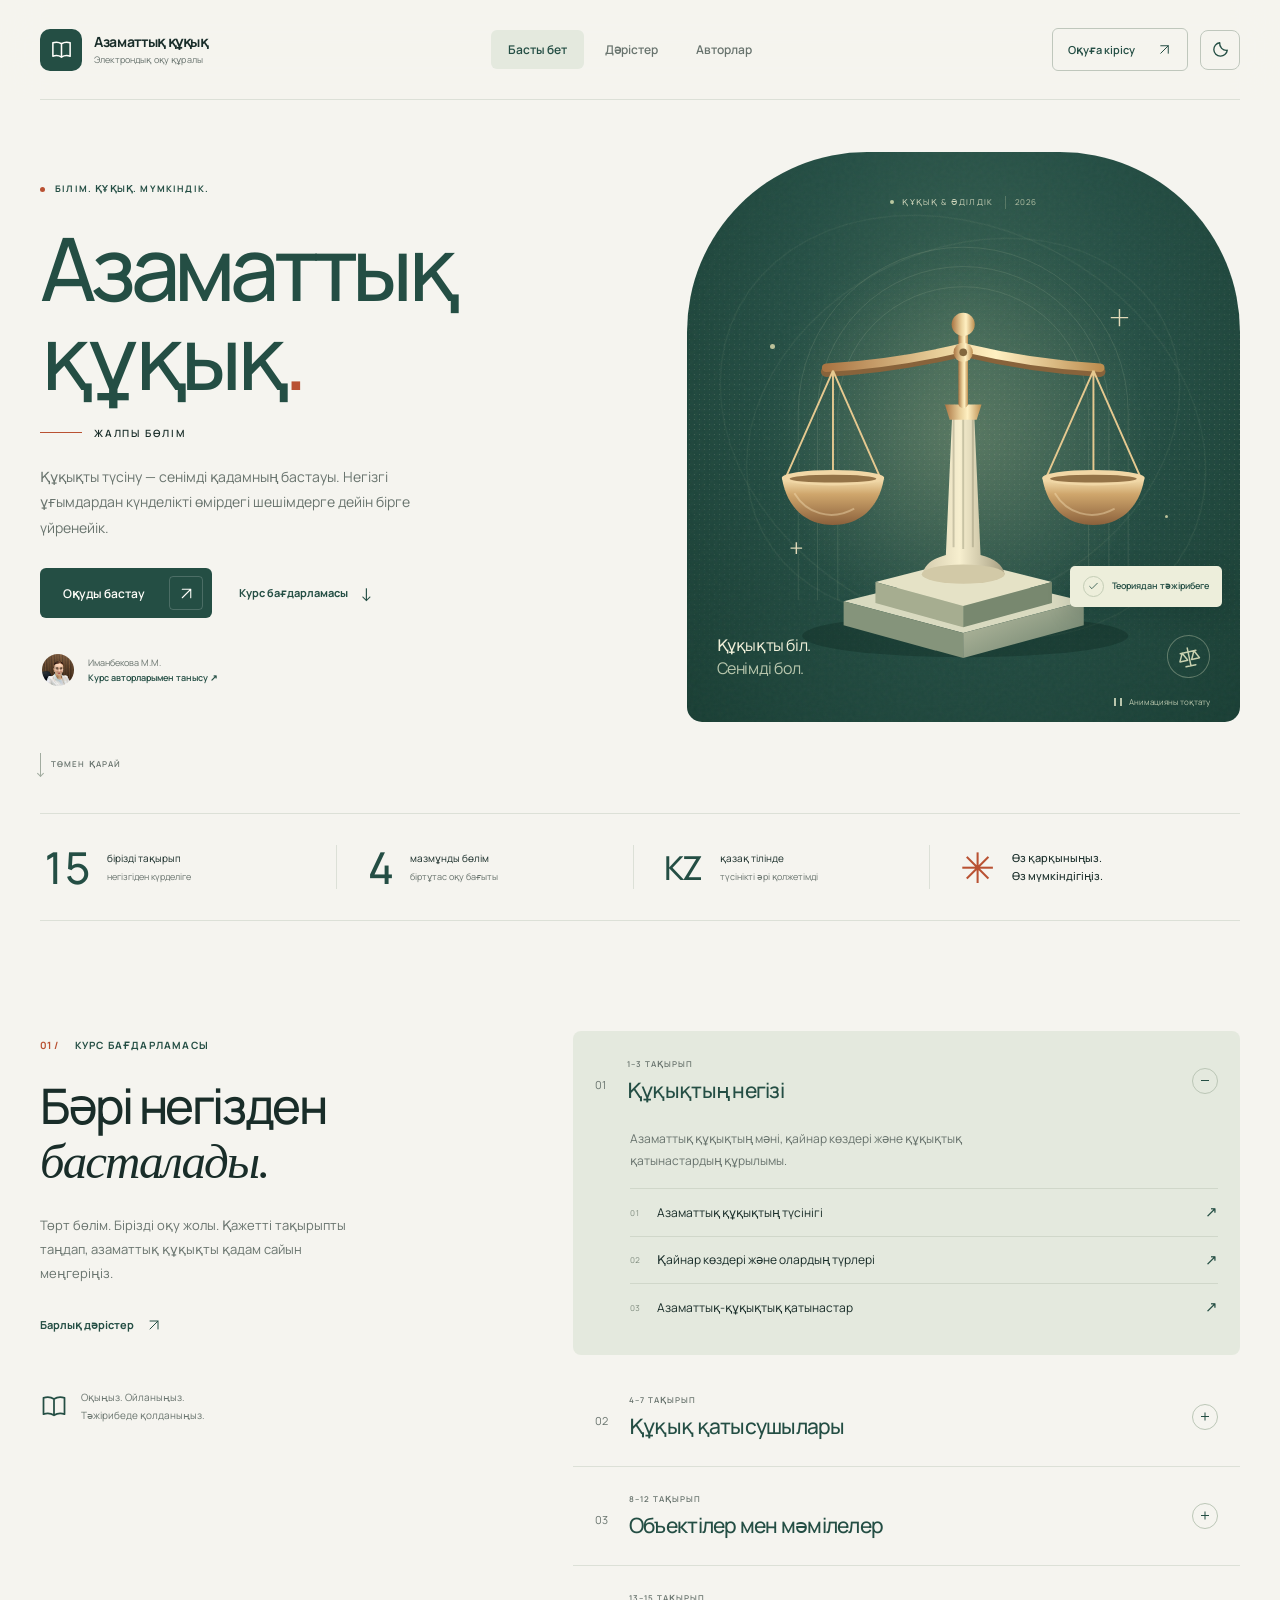
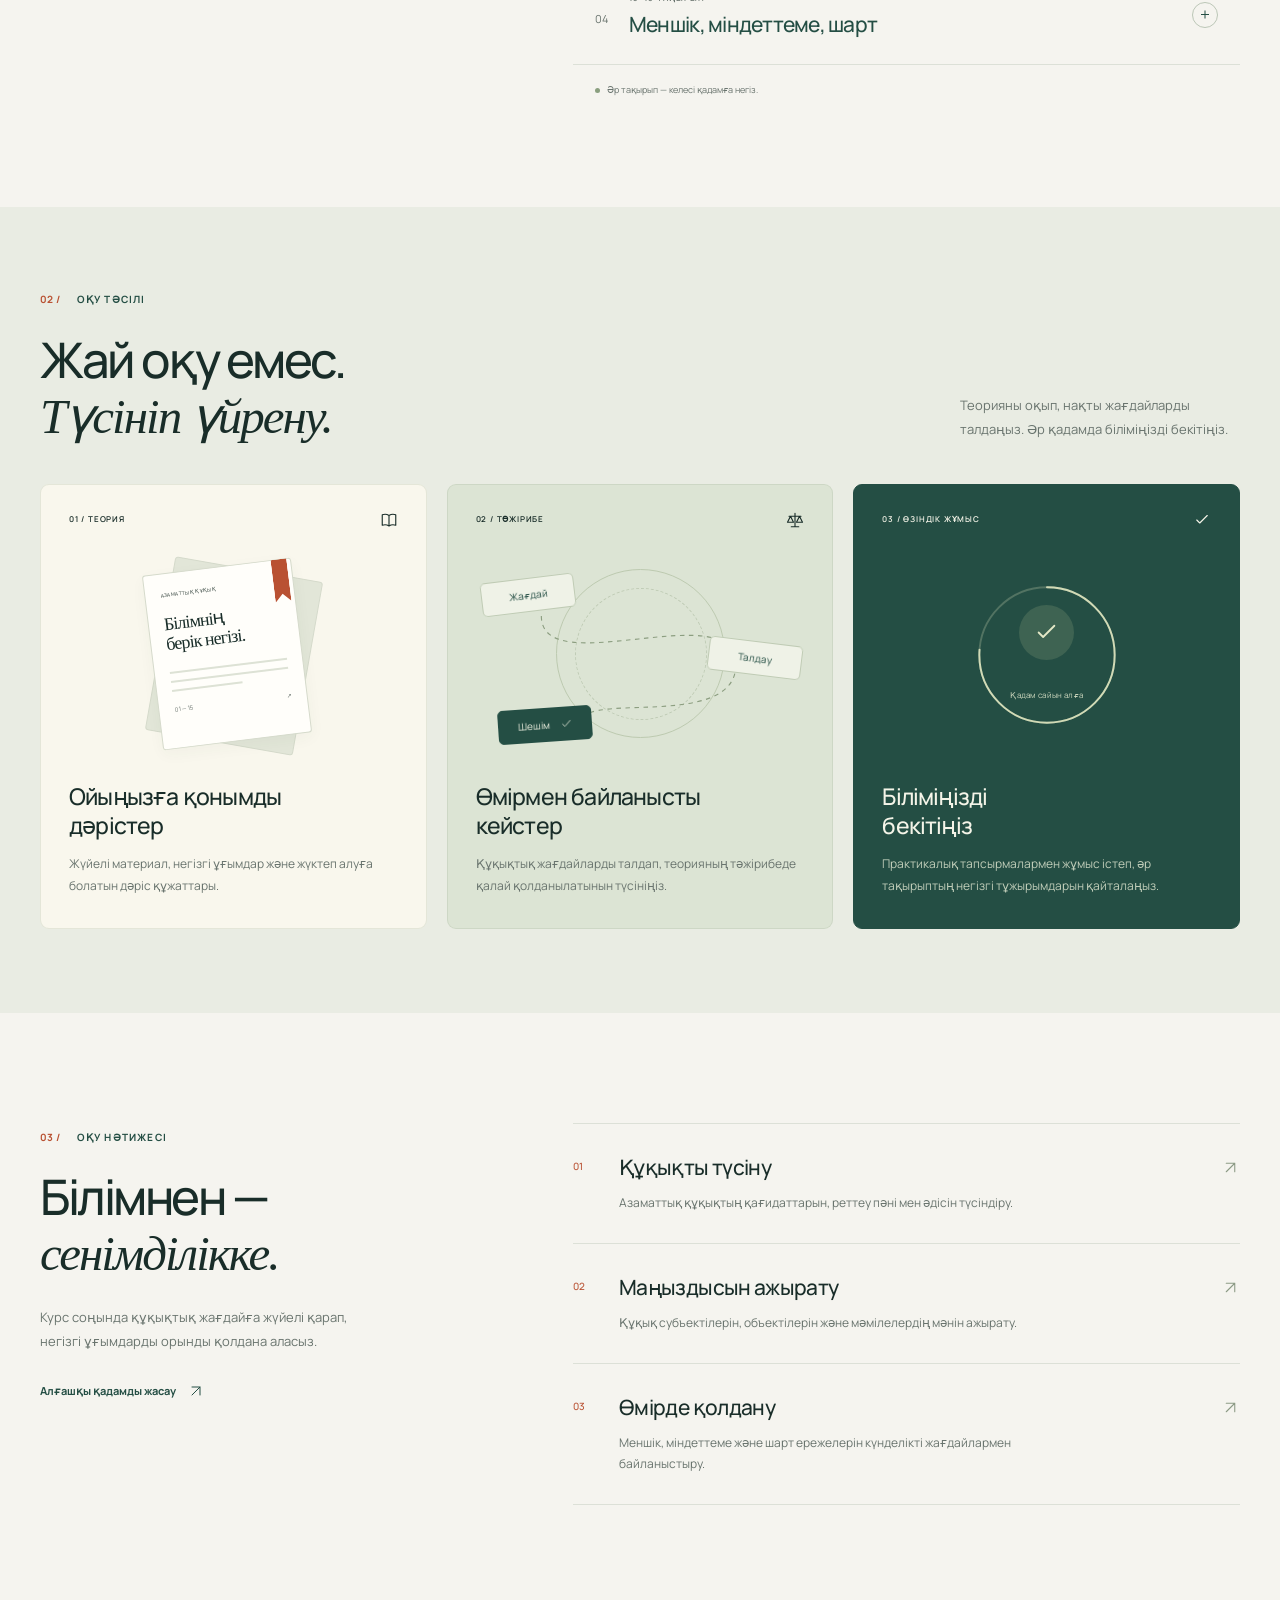
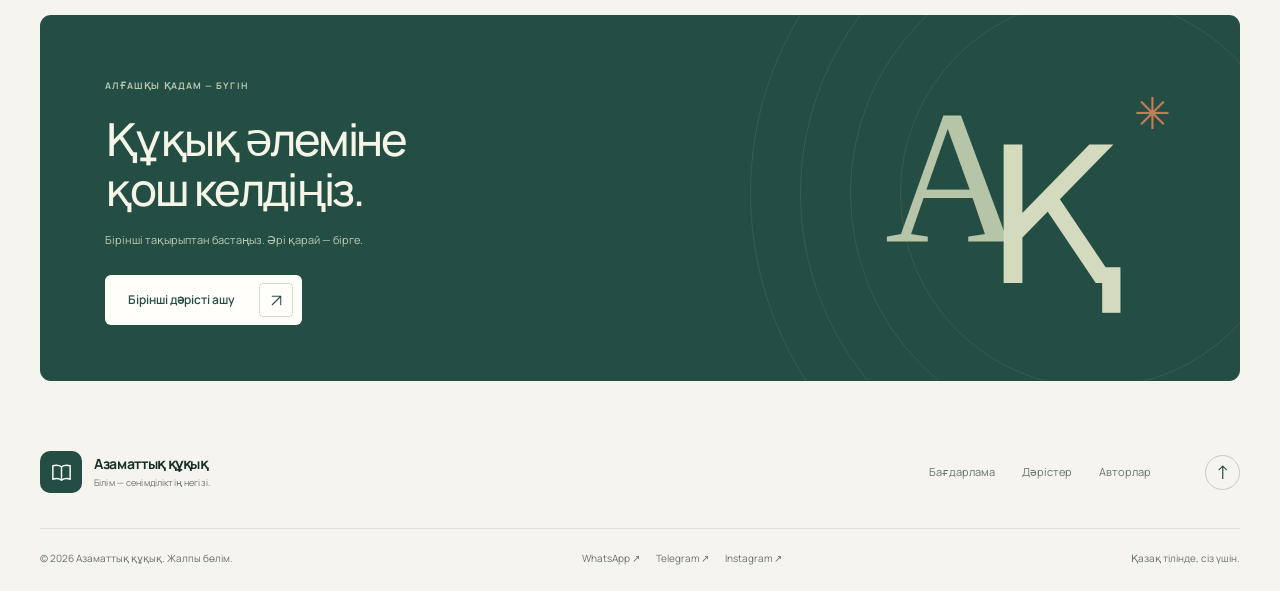
<file: index.html>
<!doctype html>
<html lang="kk">
<head>
  <meta charset="UTF-8">
  <script src="theme.js?v=20261001-1"></script>
  <meta name="viewport" content="width=device-width, initial-scale=1.0">
  <meta name="description" content="Азаматтық құқықтың жалпы бөлімі: 15 тақырып, дәрістер, практикалық кейстер және өзіндік жұмыс.">
  <meta name="theme-color" content="#f5f4ef">
  <title>Азаматтық құқық — электрондық оқу құралы</title>
  <link rel="preconnect" href="https://fonts.googleapis.com">
  <link rel="preconnect" href="https://fonts.gstatic.com" crossorigin>
  <link href="https://fonts.googleapis.com/css2?family=Manrope:wght@400;500;600;700;800&display=swap" rel="stylesheet">
  <link rel="stylesheet" href="index.css?v=20261004-manshuk-1">
  <script src="main.js?v=20261001-1" defer></script>
  <link rel="stylesheet" href="navigation.css?v=20261001-1">
  <script src="navigation.js?v=20261001-1" defer></script>
<meta name="color-scheme" content="light dark">
  <link rel="stylesheet" href="theme.css?v=20261001-1">
</head>
<body class="home-page">
  <a class="skip-link" href="#main">Мазмұнға өту</a>
  <div class="scroll-progress" aria-hidden="true"></div>
  <svg class="icon-library" xmlns="http://www.w3.org/2000/svg" aria-hidden="true">
    <symbol id="icon-arrow-up" viewBox="0 0 24 24"><path d="M6 18 18 6M6 6h12v12"/></symbol>
    <symbol id="icon-book" viewBox="0 0 24 24"><path d="M12 6c-3-2-6-2-9-1v14c3-1 6-1 9 1 3-2 6-2 9-1V5c-3-1-6-1-9 1Zm0 0v14"/></symbol>
    <symbol id="icon-scale" viewBox="0 0 24 24"><path d="M12 3v18m-5 0h10M4 7h16M6 7l-4 8h8L6 7Zm12 0-4 8h8l-4-8Z"/></symbol>
    <symbol id="icon-check" viewBox="0 0 24 24"><path d="m5 12 4 4L19 6"/></symbol>
  </svg>
  <symbol id="icon-arrow" viewBox="0 0 24 24"><path d="M5 12h14m-6-6 6 6-6 6"/></symbol>
  <header class="site-header">
    <div class="site-header-inner">
      <a class="site-brand" href="index.html" aria-label="Азаматтық құқық — басты бет">
        <span class="site-brand-mark"><svg class="site-header-icon" viewBox="0 0 24 24" aria-hidden="true"><path d="M12 6c-3-2-6-2-9-1v14c3-1 6-1 9 1 3-2 6-2 9-1V5c-3-1-6-1-9 1Zm0 0v14"/></svg></span>
        <span class="site-brand-text"><span class="site-brand-title">Азаматтық құқық</span><span class="site-brand-subtitle">Электрондық оқу құралы</span></span>
      </a>
      <nav class="site-nav" aria-label="Бет навигациясы">
        <a class="site-nav-link" href="index.html" aria-current="page">Басты бет</a>
        <a class="site-nav-link" href="lectures.html">Дәрістер</a>
        <a class="site-nav-link" href="authors.html">Авторлар</a>
      </nav>
      <div class="site-header-actions">
        <a class="site-header-cta" href="lectures.html">Оқуға кірісу <svg class="site-header-icon" viewBox="0 0 24 24" aria-hidden="true"><path d="M6 18 18 6M6 6h12v12"/></svg></a>
        <button class="theme-toggle" type="button" aria-label="Қараңғы тақырыпқа ауысу" aria-pressed="false">
          <svg class="theme-moon" viewBox="0 0 24 24" aria-hidden="true"><path d="M20.5 13A8.5 8.5 0 0 1 11 3.5 8.5 8.5 0 1 0 20.5 13Z"/></svg>
          <svg class="theme-sun" viewBox="0 0 24 24" aria-hidden="true"><circle cx="12" cy="12" r="4"/><path d="M12 2v2m0 16v2M2 12h2m16 0h2M5 5l1.4 1.4m11.2 11.2L19 19M5 19l1.4-1.4M17.6 6.4 19 5"/></svg>
        </button>
      </div>
    </div>
  </header>
  <main id="main">
    <section class="hero page-width" aria-labelledby="hero-title">
      <div class="hero-content">
        <div class="eyebrow hero-eyebrow" data-reveal><span class="status-dot"></span> БІЛІМ. ҚҰҚЫҚ. МҮМКІНДІК.</div>
        <h1 id="hero-title" data-reveal style="--reveal-delay:90ms">Азаматтық<br><span class="title-accent">құқық<span class="title-period">.</span></span></h1>
        <div class="hero-edition" data-reveal style="--reveal-delay:160ms"><span class="edition-line"></span> ЖАЛПЫ БӨЛІМ</div>
        <p class="hero-description" data-reveal style="--reveal-delay:220ms">Құқықты түсіну — сенімді қадамның бастауы. Негізгі ұғымдардан күнделікті өмірдегі шешімдерге дейін бірге үйренейік.</p>
        <div class="hero-actions" data-reveal style="--reveal-delay:280ms"><a class="button button-primary" data-magnetic href="lectures.html">Оқуды бастау <span class="button-icon"><svg class="icon"><use href="#icon-arrow-up"/></svg></span></a><a class="text-link" href="#curriculum">Курс бағдарламасы <span aria-hidden="true">↓</span></a></div>
        <div class="hero-note" data-reveal style="--reveal-delay:340ms"><div class="author-stack single-author" aria-hidden="true"><img src="assets/authors/imanbekova-manshuk.jpg" alt="" width="960" height="1280"></div><p>Иманбекова М.М.<br><a href="authors.html">Курс авторларымен танысу <span aria-hidden="true">↗</span></a></p></div>
      </div>
      <div class="hero-art" data-reveal style="--reveal-delay:160ms">
        <div class="art-grain" aria-hidden="true"></div>
        <div class="art-topline"><span class="art-dot"></span> ҚҰҚЫҚ &amp; ӘДІЛДІК <span class="art-year">2026</span></div>
        <div class="art-parallax" aria-hidden="true">
          <div class="orbit orbit-one"></div><div class="orbit orbit-two"></div><span class="orbit-point point-one"></span><span class="orbit-point point-two"></span>
          <svg class="justice-art" viewBox="0 0 520 480" xmlns="http://www.w3.org/2000/svg">
            <defs>
              <linearGradient id="stone" x1="0" x2="1"><stop stop-color="#d5ccae"/><stop offset=".45" stop-color="#f7efcf"/><stop offset="1" stop-color="#a59d80"/></linearGradient>
              <linearGradient id="gold" x1="0" x2="1"><stop stop-color="#aa7543"/><stop offset=".42" stop-color="#ead19c"/><stop offset=".62" stop-color="#fff0c2"/><stop offset="1" stop-color="#bd8e50"/></linearGradient>
              <linearGradient id="bowl" x1="0" y1="0" x2="0" y2="1"><stop stop-color="#f7e3b4"/><stop offset=".35" stop-color="#cfa66c"/><stop offset="1" stop-color="#8b613c"/></linearGradient>
              <linearGradient id="plinth" x1="0" y1="0" x2="1" y2="1"><stop stop-color="#bfc2a6"/><stop offset="1" stop-color="#667c68"/></linearGradient>
              <radialGradient id="art-halo"><stop stop-color="#c9cb9c" stop-opacity=".18"/><stop offset="1" stop-color="#c9cb9c" stop-opacity="0"/></radialGradient>
            </defs>
            <circle cx="260" cy="225" r="195" fill="url(#art-halo)"/>
            <g class="arch-lines" fill="none" stroke="#b9c6a5" stroke-opacity=".16"><path d="M89 389V194a171 171 0 0 1 342 0v195"/><path d="M109 389V194a151 151 0 0 1 302 0v195"/><path d="M130 389V194a130 130 0 0 1 260 0v195"/></g>
            <ellipse cx="262" cy="426" rx="169" ry="22" fill="#0c241d" opacity=".3"/>
            <g class="sculpture-base"><path d="m136 390 124-30 125 30-125 33Z" fill="#d9dac0"/><path d="m136 390 124 33v26l-124-34Z" fill="#85947b"/><path d="m260 423 125-33v25l-125 34Z" fill="url(#plinth)"/><path d="m169 370 91-23 92 23-92 25Z" fill="#e5e2c6"/><path d="m169 370 91 25v22l-91-25Z" fill="#a6ad90"/><path d="m260 395 92-25v22l-92 25Z" fill="#78886f"/></g>
            <g class="scale-sculpture">
              <path d="M218 362c2-10 10-16 24-20l7-154h22l7 154c15 4 23 10 25 20Z" fill="url(#stone)"/><ellipse cx="260" cy="362" rx="43" ry="10" fill="#d2c9a7"/><path d="M250 197v137m10-136v138m10-139v137" fill="none" stroke="#8d896e" stroke-width="2" opacity=".4"/><path d="M241 186h38l-5 16h-28Z" fill="url(#gold)"/><rect x="255" y="107" width="10" height="83" rx="5" fill="url(#gold)"/><circle cx="260" cy="103" r="12" fill="url(#gold)"/>
              <g class="scale-beam">
                <path d="M118 152q71-4 142-21 71 17 142 21" fill="none" stroke="#88633b" stroke-width="11" stroke-linecap="round"/><path d="M118 148q71-4 142-21 71 17 142 21" fill="none" stroke="url(#gold)" stroke-width="9" stroke-linecap="round"/>
                <g class="scale-pan scale-pan-left"><path d="m125 151-49 111m49-111 49 111m-49-111v111" fill="none" stroke="#e6c990" stroke-width="2"/><path d="M72 262h106c-5 31-25 49-53 49s-48-18-53-49Z" fill="url(#bowl)"/><ellipse cx="125" cy="262" rx="53" ry="8" fill="#f1d7a6"/><ellipse cx="125" cy="263" rx="45" ry="4" fill="#947347"/><path d="M85 278c12 20 37 30 62 16" fill="none" stroke="#f8e3b9" stroke-opacity=".4" stroke-width="2"/></g>
                <g class="scale-pan scale-pan-right"><path d="m395 151-49 111m49-111 49 111m-49-111v111" fill="none" stroke="#e6c990" stroke-width="2"/><path d="M342 262h106c-5 31-25 49-53 49s-48-18-53-49Z" fill="url(#bowl)"/><ellipse cx="395" cy="262" rx="53" ry="8" fill="#f1d7a6"/><ellipse cx="395" cy="263" rx="45" ry="4" fill="#947347"/><path d="M355 278c12 20 37 30 62 16" fill="none" stroke="#f8e3b9" stroke-opacity=".4" stroke-width="2"/></g>
              </g>
              <circle cx="260" cy="132" r="10" fill="url(#gold)"/><circle cx="260" cy="132" r="4" fill="#82673e"/>
            </g>
            <g class="art-spark" stroke="#e1d9b9" stroke-width="1.5"><path d="M422 87v18m-9-9h18M87 329v12m-6-6h12"/></g>
          </svg>
          <div class="floating-label label-right"><span class="label-check"><svg class="icon"><use href="#icon-check"/></svg></span> Теориядан тәжірибеге</div>
        </div>
        <div class="art-bottomline"><p>Құқықты біл.<br><span>Сенімді бол.</span></p><span class="art-seal"><svg class="icon"><use href="#icon-scale"/></svg></span></div>
        <button class="motion-toggle" type="button" aria-pressed="false" aria-label="Анимацияны тоқтату"><span class="motion-symbol" aria-hidden="true"></span><span class="motion-label">Анимацияны тоқтату</span></button>
      </div>
      <a class="scroll-cue" href="#overview"><span class="scroll-cue-line" aria-hidden="true"></span> ТӨМЕН ҚАРАЙ</a>
    </section>

    <section class="course-facts page-width" id="overview" aria-label="Курс туралы қысқаша" data-reveal>
      <div class="fact"><strong data-count="15">15</strong><span>бірізді тақырып<br><small>негізгіден күрделіге</small></span></div><div class="fact"><strong data-count="4">4</strong><span>мазмұнды бөлім<br><small>біртұтас оқу бағыты</small></span></div><div class="fact"><strong class="fact-language">KZ</strong><span>қазақ тілінде<br><small>түсінікті әрі қолжетімді</small></span></div><div class="fact fact-note"><span class="mini-orbit" aria-hidden="true">✳</span><p>Өз қарқыныңыз.<br>Өз мүмкіндігіңіз.</p></div>
    </section>

    <section class="curriculum page-width section-space" id="curriculum" aria-labelledby="curriculum-title">
      <div class="section-intro" data-reveal><span class="eyebrow"><span class="section-index">01 /</span> КУРС БАҒДАРЛАМАСЫ</span><h2 id="curriculum-title">Бәрі негізден<br><span class="serif-word">басталады.</span></h2><p>Төрт бөлім. Бірізді оқу жолы. Қажетті тақырыпты таңдап, азаматтық құқықты қадам сайын меңгеріңіз.</p><a class="text-link" href="lectures.html">Барлық дәрістер <svg class="icon"><use href="#icon-arrow-up"/></svg></a><div class="curriculum-note"><svg class="icon"><use href="#icon-book"/></svg><span>Оқыңыз. Ойланыңыз.<br>Тәжірибеде қолданыңыз.</span></div></div>
      <div class="module-list" data-reveal style="--reveal-delay:100ms">
        <details class="module-row" open><summary><span class="module-number">01</span><span class="module-heading"><span class="module-range">1–3 ТАҚЫРЫП</span><span class="module-title">Құқықтың негізі</span></span><span class="module-toggle" aria-hidden="true"></span></summary><div class="module-content"><p>Азаматтық құқықтың мәні, қайнар көздері және құқықтық қатынастардың құрылымы.</p><ol class="topic-list"><li><a href="lectures.html?lesson=1"><span>01</span> Азаматтық құқықтың түсінігі <span aria-hidden="true">↗</span></a></li><li><a href="lectures.html?lesson=2"><span>02</span> Қайнар көздері және олардың түрлері <span aria-hidden="true">↗</span></a></li><li><a href="lectures.html?lesson=3"><span>03</span> Азаматтық-құқықтық қатынастар <span aria-hidden="true">↗</span></a></li></ol></div></details>
        <details class="module-row"><summary><span class="module-number">02</span><span class="module-heading"><span class="module-range">4–7 ТАҚЫРЫП</span><span class="module-title">Құқық қатысушылары</span></span><span class="module-toggle" aria-hidden="true"></span></summary><div class="module-content"><p>Жеке және заңды тұлғалардың азаматтық құқықтағы орны мен құқықтық мәртебесі.</p><ol class="topic-list" start="4"><li><a href="lectures.html?lesson=4"><span>04</span> Жеке тұлғалар <span aria-hidden="true">↗</span></a></li><li><a href="lectures.html?lesson=5"><span>05</span> Заңды тұлғалар: жалпы ережелер <span aria-hidden="true">↗</span></a></li><li><a href="lectures.html?lesson=6"><span>06</span> Коммерциялық ұйымдар <span aria-hidden="true">↗</span></a></li><li><a href="lectures.html?lesson=7"><span>07</span> Коммерциялық емес ұйымдар <span aria-hidden="true">↗</span></a></li></ol></div></details>
        <details class="module-row"><summary><span class="module-number">03</span><span class="module-heading"><span class="module-range">8–12 ТАҚЫРЫП</span><span class="module-title">Объектілер мен мәмілелер</span></span><span class="module-toggle" aria-hidden="true"></span></summary><div class="module-content"><p>Мүлік пен мүліктік емес игіліктер, мәмілелер, өкілдік және азаматтық құқықтағы мерзімдер.</p><ol class="topic-list" start="8"><li><a href="lectures.html?lesson=8"><span>08</span> Азаматтық құқық объектілері <span aria-hidden="true">↗</span></a></li><li><a href="lectures.html?lesson=9"><span>09</span> Бағалы қағаздар және мүліктік емес игіліктер <span aria-hidden="true">↗</span></a></li><li><a href="lectures.html?lesson=10"><span>10</span> Мәміле <span aria-hidden="true">↗</span></a></li><li><a href="lectures.html?lesson=11"><span>11</span> Өкілдік және сенімхат <span aria-hidden="true">↗</span></a></li><li><a href="lectures.html?lesson=12"><span>12</span> Азаматтық құқықтағы мерзімдер <span aria-hidden="true">↗</span></a></li></ol></div></details>
        <details class="module-row"><summary><span class="module-number">04</span><span class="module-heading"><span class="module-range">13–15 ТАҚЫРЫП</span><span class="module-title">Меншік, міндеттеме, шарт</span></span><span class="module-toggle" aria-hidden="true"></span></summary><div class="module-content"><p>Меншік құқығы, міндеттемелік қатынастар және шарт жасасудың жалпы ережелері.</p><ol class="topic-list" start="13"><li><a href="lectures.html?lesson=13"><span>13</span> Меншік құқығы <span aria-hidden="true">↗</span></a></li><li><a href="lectures.html?lesson=14"><span>14</span> Міндеттемелік құқық <span aria-hidden="true">↗</span></a></li><li><a href="lectures.html?lesson=15"><span>15</span> Шарт туралы жалпы ережелер <span aria-hidden="true">↗</span></a></li></ol></div></details>
        <p class="program-footnote"><span class="status-dot"></span> Әр тақырып — келесі қадамға негіз.</p>
      </div>
    </section>

    <section class="learning-section section-space" aria-labelledby="learning-title"><div class="page-width">
      <div class="section-heading" data-reveal><div><span class="eyebrow"><span class="section-index">02 /</span> ОҚУ ТӘСІЛІ</span><h2 id="learning-title">Жай оқу емес.<br><span class="serif-word">Түсініп үйрену.</span></h2></div><p>Теорияны оқып, нақты жағдайларды талдаңыз. Әр қадамда біліміңізді бекітіңіз.</p></div>
      <div class="learning-grid">
        <article class="learning-card reading-card" data-reveal><div class="card-topline"><span>01 / ТЕОРИЯ</span><svg class="icon"><use href="#icon-book"/></svg></div><div class="reading-illustration" aria-hidden="true"><div class="paper paper-back"></div><div class="paper paper-front"><span class="paper-kicker">АЗАМАТТЫҚ ҚҰҚЫҚ</span><span class="paper-heading">Білімнің<br>берік негізі.</span><span class="paper-line"></span><span class="paper-line"></span><span class="paper-line short"></span><span class="paper-page">01 — 15 <span>↗</span></span></div><span class="paper-bookmark"></span></div><h3>Ойыңызға қонымды<br>дәрістер</h3><p>Жүйелі материал, негізгі ұғымдар және жүктеп алуға болатын дәріс құжаттары.</p></article>
        <article class="learning-card practice-card" data-reveal style="--reveal-delay:100ms"><div class="card-topline"><span>02 / ТӘЖІРИБЕ</span><svg class="icon"><use href="#icon-scale"/></svg></div><div class="practice-illustration" aria-hidden="true"><div class="practice-ring"></div><span class="case-chip chip-one">Жағдай</span><span class="case-chip chip-two">Талдау</span><span class="case-chip chip-three">Шешім <svg class="icon"><use href="#icon-check"/></svg></span><svg class="case-path" viewBox="0 0 280 160"><path d="M52 40C52 100 225 20 225 83S70 102 90 140"/></svg></div><h3>Өмірмен байланысты<br>кейстер</h3><p>Құқықтық жағдайларды талдап, теорияның тәжірибеде қалай қолданылатынын түсініңіз.</p></article>
        <article class="learning-card progress-card" data-reveal style="--reveal-delay:200ms"><div class="card-topline"><span>03 / ӨЗІНДІК ЖҰМЫС</span><svg class="icon"><use href="#icon-check"/></svg></div><div class="progress-illustration" aria-hidden="true"><svg class="progress-orbit" viewBox="0 0 180 180"><circle class="progress-track" cx="90" cy="90" r="70"/><circle class="progress-value" cx="90" cy="90" r="70"/></svg><span class="progress-check"><svg class="icon"><use href="#icon-check"/></svg></span><span class="progress-caption">Қадам сайын алға</span></div><h3>Біліміңізді<br>бекітіңіз</h3><p>Практикалық тапсырмалармен жұмыс істеп, әр тақырыптың негізгі тұжырымдарын қайталаңыз.</p></article>
      </div>
    </div></section>

    <section class="outcomes page-width section-space" aria-labelledby="outcomes-title"><div class="outcomes-heading" data-reveal><span class="eyebrow"><span class="section-index">03 /</span> ОҚУ НӘТИЖЕСІ</span><h2 id="outcomes-title">Білімнен —<br><span class="serif-word">сенімділікке.</span></h2><p>Курс соңында құқықтық жағдайға жүйелі қарап, негізгі ұғымдарды орынды қолдана аласыз.</p><a class="text-link" href="lectures.html">Алғашқы қадамды жасау <svg class="icon"><use href="#icon-arrow-up"/></svg></a></div><div class="outcome-list"><article class="outcome" data-reveal><span class="outcome-number">01</span><div><h3>Құқықты түсіну</h3><p>Азаматтық құқықтың қағидаттарын, реттеу пәні мен әдісін түсіндіру.</p></div><svg class="icon"><use href="#icon-arrow-up"/></svg></article><article class="outcome" data-reveal style="--reveal-delay:80ms"><span class="outcome-number">02</span><div><h3>Маңыздысын ажырату</h3><p>Құқық субъектілерін, объектілерін және мәмілелердің мәнін ажырату.</p></div><svg class="icon"><use href="#icon-arrow-up"/></svg></article><article class="outcome" data-reveal style="--reveal-delay:160ms"><span class="outcome-number">03</span><div><h3>Өмірде қолдану</h3><p>Меншік, міндеттеме және шарт ережелерін күнделікті жағдайлармен байланыстыру.</p></div><svg class="icon"><use href="#icon-arrow-up"/></svg></article></div></section>

    <section class="start-section page-width section-space" aria-labelledby="start-title" data-reveal><div class="start-panel"><div class="start-orbits" aria-hidden="true"><span></span><span></span><span></span><span></span></div><div class="start-copy"><span class="eyebrow">АЛҒАШҚЫ ҚАДАМ — БҮГІН</span><h2 id="start-title">Құқық әлеміне<br>қош келдіңіз.</h2><p>Бірінші тақырыптан бастаңыз. Әрі қарай — бірге.</p><a class="button button-light" data-magnetic href="lectures.html?lesson=1">Бірінші дәрісті ашу <span class="button-icon"><svg class="icon"><use href="#icon-arrow-up"/></svg></span></a></div><div class="start-monogram" aria-hidden="true">А<span>Қ</span><span class="monogram-star">✳</span></div></div></section>
  </main>
  <footer class="site-footer page-width"><div class="footer-main"><a class="brand" href="index.html"><span class="brand-mark"><svg class="icon"><use href="#icon-book"/></svg></span><span class="brand-text"><span class="brand-title">Азаматтық құқық</span><span class="brand-subtitle">Білім — сенімділіктің негізі.</span></span></a><nav aria-label="Қосымша навигация"><a href="#curriculum">Бағдарлама</a><a href="lectures.html">Дәрістер</a><a href="authors.html">Авторлар</a></nav><a class="back-to-top" href="#main" aria-label="Беттің басына оралу">↑</a></div><div class="footer-bottom"><p>© 2026 Азаматтық құқық. Жалпы бөлім.</p><div class="footer-socials"><a href="https://wa.me/77071191505" target="_blank" rel="noopener noreferrer">WhatsApp ↗</a><a href="https://t.me/mdilak" target="_blank" rel="noopener noreferrer">Telegram ↗</a><a href="https://www.instagram.com/boranbek_1985/" target="_blank" rel="noopener noreferrer">Instagram ↗</a></div><span>Қазақ тілінде, сіз үшін.</span></div></footer>
</body>
</html>
</file>
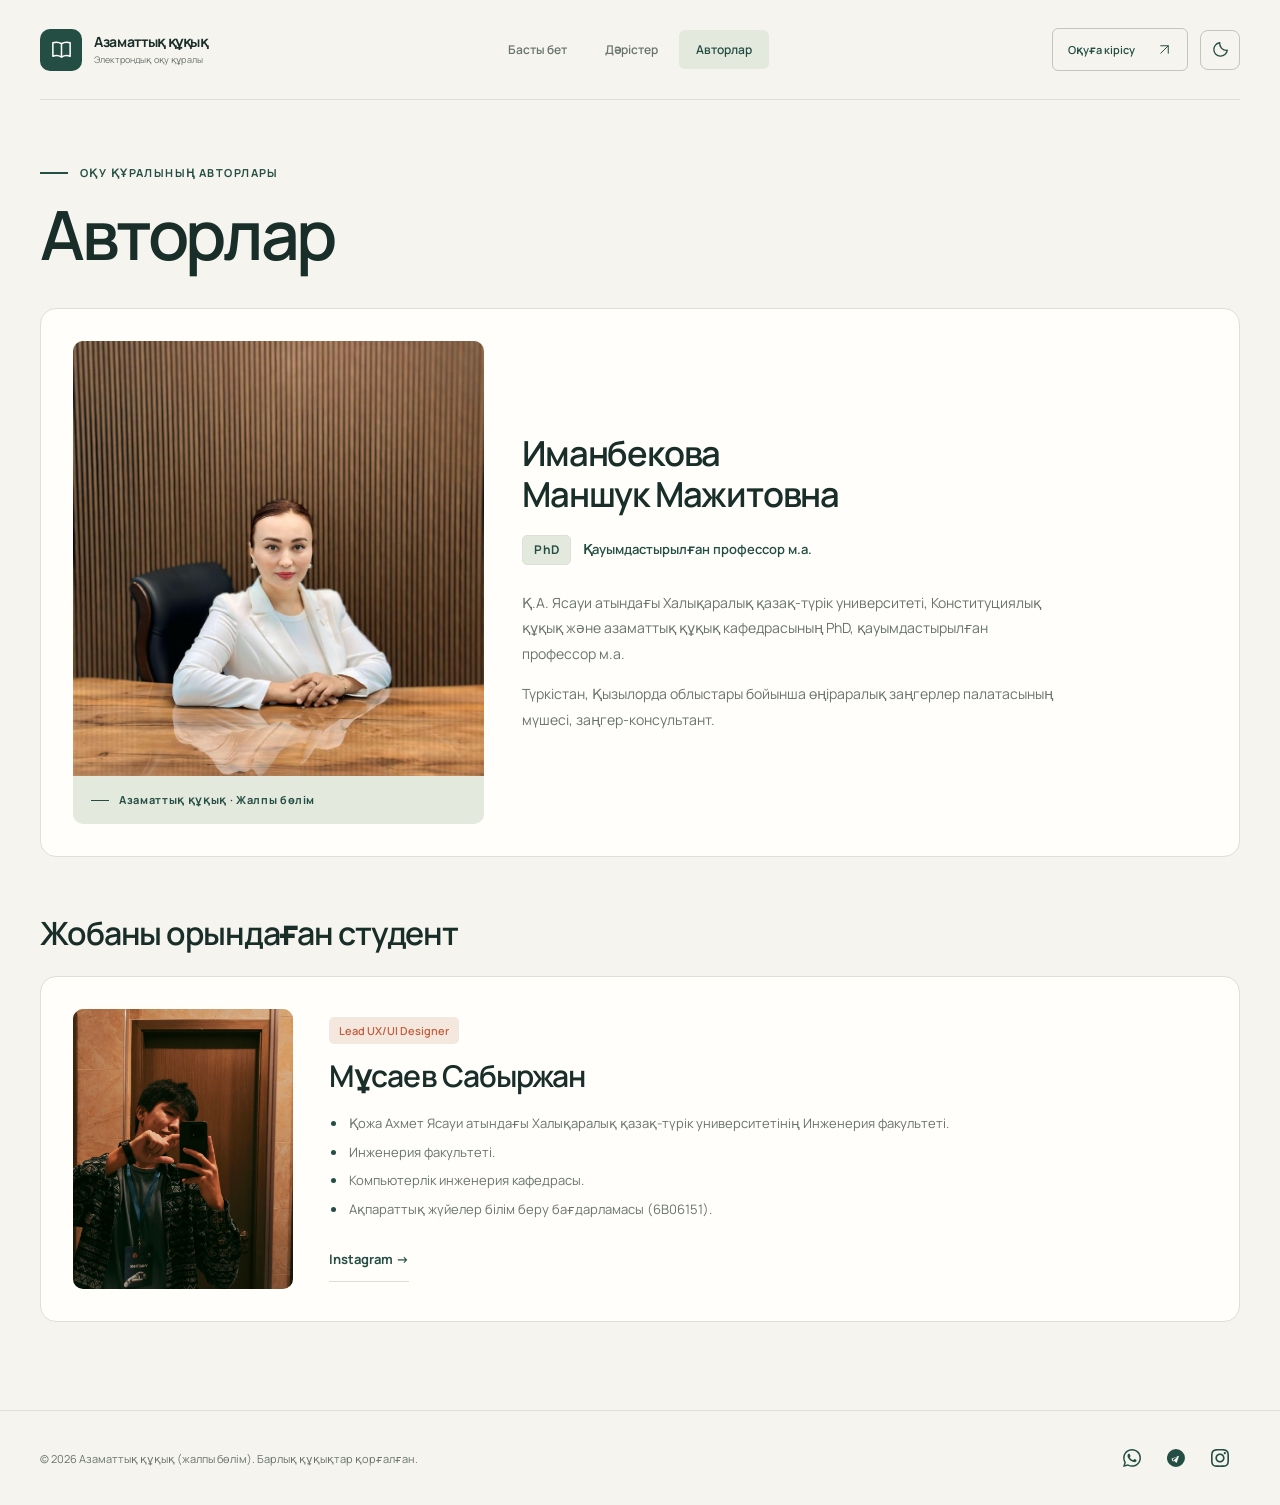
<file: authors.html>
<!doctype html>
<html lang="kk">
<head>
  <meta charset="UTF-8">
  <script src="theme.js?v=20261001-1"></script>
  <meta name="viewport" content="width=device-width, initial-scale=1.0">
  <title>Авторлар · Азаматтық құқық (жалпы бөлім)</title>
  <link rel="stylesheet" href="authors.css?v=20261005-profile-spacing-1">
  <link rel="preconnect" href="https://fonts.googleapis.com">
  <link rel="preconnect" href="https://fonts.gstatic.com" crossorigin>
  <link href="https://fonts.googleapis.com/css2?family=Manrope:wght@400;500;600;700&display=swap" rel="stylesheet">
  <link rel="stylesheet" href="navigation.css?v=20261001-1">
  <script src="navigation.js?v=20261001-1" defer></script>
<meta name="color-scheme" content="light dark">
  <link rel="stylesheet" href="theme.css?v=20261001-1">
</head>
<body>
  <header class="site-header">
    <div class="site-header-inner">
      <a class="site-brand" href="index.html" aria-label="Азаматтық құқық — басты бет">
        <span class="site-brand-mark"><svg class="site-header-icon" viewBox="0 0 24 24" aria-hidden="true"><path d="M12 6c-3-2-6-2-9-1v14c3-1 6-1 9 1 3-2 6-2 9-1V5c-3-1-6-1-9 1Zm0 0v14"/></svg></span>
        <span class="site-brand-text"><span class="site-brand-title">Азаматтық құқық</span><span class="site-brand-subtitle">Электрондық оқу құралы</span></span>
      </a>
      <nav class="site-nav" aria-label="Бет навигациясы">
        <a class="site-nav-link" href="index.html">Басты бет</a>
        <a class="site-nav-link" href="lectures.html">Дәрістер</a>
        <a class="site-nav-link" href="authors.html" aria-current="page">Авторлар</a>
      </nav>
      <div class="site-header-actions">
        <a class="site-header-cta" href="lectures.html">Оқуға кірісу <svg class="site-header-icon" viewBox="0 0 24 24" aria-hidden="true"><path d="M6 18 18 6M6 6h12v12"/></svg></a>
        <button class="theme-toggle" type="button" aria-label="Қараңғы тақырыпқа ауысу" aria-pressed="false">
          <svg class="theme-moon" viewBox="0 0 24 24" aria-hidden="true"><path d="M20.5 13A8.5 8.5 0 0 1 11 3.5 8.5 8.5 0 1 0 20.5 13Z"/></svg>
          <svg class="theme-sun" viewBox="0 0 24 24" aria-hidden="true"><circle cx="12" cy="12" r="4"/><path d="M12 2v2m0 16v2M2 12h2m16 0h2M5 5l1.4 1.4m11.2 11.2L19 19M5 19l1.4-1.4M17.6 6.4 19 5"/></svg>
        </button>
      </div>
    </div>
  </header>
  <div class="page-shell">

    <main class="section authors-page">
      <header class="authors-heading">
        <p class="authors-eyebrow">Оқу құралының авторлары</p>
        <h1 class="page-title">Авторлар</h1>
      </header>

      <section class="teacher-profiles" aria-label="Оқу құралының авторы">
        <article class="teacher-profile-card" aria-labelledby="supervisor-title">
          <figure class="teacher-portrait">
            <img class="profile-photo teacher"
                 src="assets/authors/imanbekova-manshuk.jpg"
                 alt="Иманбекова Маншук Мажитовна"
                 width="960" height="1280" fetchpriority="high" decoding="async">
            <figcaption class="teacher-photo-caption">Азаматтық құқық · Жалпы бөлім</figcaption>
          </figure>
          <div class="resume-content">
            <h2 id="supervisor-title">Иманбекова Маншук Мажитовна</h2>
            <div class="profile-credentials">
              <span class="degree-badge">PhD</span>
              <span class="role">Қауымдастырылған профессор м.а.</span>
            </div>
            <div class="profile-bio">
              <p>Қ.А. Ясауи атындағы Халықаралық қазақ-түрік университеті, Конституциялық құқық және азаматтық құқық кафедрасының PhD, қауымдастырылған профессор м.а.</p>
              <p>Түркістан, Қызылорда облыстары бойынша өңіраралық заңгерлер палатасының мүшесі, заңгер-консультант.</p>
            </div>
          </div>
        </article>
      </section>

      <section class="student-section" aria-label="Жобаны орындаған студент">
        <h2 class="subsection-title" id="student-title">Жобаны орындаған студент</h2>
        <article class="student-card">
          <img class="student-photo" src="assets/students/sabyrzhan-musaev.jpg" alt="Мұсаев Сабыржанның фотосы" loading="lazy">
          <div class="student-content">
            <div class="student-badge">Lead UX/UI Designer</div>
            <h3>Мұсаев Сабыржан</h3>
            <ul class="student-list">
              <li>Қожа Ахмет Ясауи атындағы Халықаралық қазақ-түрік университетінің Инженерия факультеті.</li>
              <li>Инженерия факультеті.</li>
              <li>Компьютерлік инженерия кафедрасы.</li>
              <li>Ақпараттық жүйелер білім беру бағдарламасы (6B06151).</li>
            </ul>
            <div class="student-actions">
              <a class="profile-link" href="https://www.instagram.com/senbekov1ch_s/" target="_blank" rel="noopener noreferrer">Instagram →</a>
            </div>
          </div>
        </article>
      </section>

    </main>
  </div>

  <footer class="footer-dark">
    <div class="container">
      <div class="footer-bottom">
        <div class="copyright">
          © 2026 Азаматтық құқық (жалпы бөлім). Барлық құқықтар қорғалған.
        </div>
        <div class="social-icons">
          <a href="https://wa.me/77071191505" target="_blank" aria-label="WhatsApp" rel="noopener noreferrer">
            <svg xmlns="http://www.w3.org/2000/svg" width="24" height="24" viewBox="0 0 24 24" fill="currentColor"><path d="M.057 24l1.687-6.163c-1.041-1.804-1.588-3.849-1.587-5.946.003-6.556 5.338-11.891 11.893-11.891 3.181.001 6.167 1.24 8.413 3.488 2.245 2.248 3.481 5.236 3.48 8.414-.003 6.557-5.338 11.892-11.893 11.892-1.99-.001-3.951-.5-5.688-1.448l-6.305 1.654zm6.597-3.807c1.676.995 3.276 1.591 5.392 1.592 5.448 0 9.886-4.434 9.889-9.885.002-5.462-4.415-9.89-9.881-9.892-5.452 0-9.887 4.434-9.889 9.884-.001 2.225.651 3.891 1.746 5.634l-.999 3.648 3.742-.981zm11.387-5.464c-.074-.124-.272-.198-.57-.347-.297-.149-1.758-.868-2.031-.967-.272-.099-.47-.149-.669.149-.198.297-.768.967-.941 1.165-.173.198-.347.223-.644.074-.297-.149-1.255-.462-2.39-1.475-.883-.788-1.48-1.761-1.653-2.059-.173-.297-.018-.458.13-.606.134-.133.297-.347.446-.521.151-.172.2-.296.3-.495.099-.198.05-.372-.025-.521-.075-.148-.669-1.611-.916-2.206-.242-.579-.487-.501-.669-.51l-.57-.01c-.198 0-.52.074-.792.372s-1.04 1.016-1.04 2.479 1.065 2.876 1.213 3.074c.149.198 2.095 3.2 5.076 4.487.709.306 1.263.489 1.694.626.712.226 1.36.194 1.872.118.571-.085 1.758-.719 2.006-1.413.248-.695.248-1.29.173-1.414z"/></svg>
          </a>
          <a href="https://t.me/mdilak" target="_blank" aria-label="Telegram" rel="noopener noreferrer">
            <svg xmlns="http://www.w3.org/2000/svg" width="24" height="24" viewBox="0 0 24 24" fill="currentColor">
              <path d="M11.944 0a12 12 0 0 0-12 12 12 12 0 0 0 12 12 12 12 0 0 0 12-12 12 12 0 0 0-12-12zm4.341 8.329l-3.212 9.711a.487.487 0 0 1-.777.214l-2.92-2.731-1.442 1.353v.001c-.04.033-.102-.007-.101-.061l.011-3.619 7.042-4.184c.162-.099.324-.038.21.135l-5.631 5.485-2.09 1.488c-.144.1-.31.05-.357-.116l-.763-3.044c-.035-.14.07-.272.22-.303l11.411-4.48c.15-.06.311.026.273.189z"/>
            </svg>
          </a>
          <a href="https://www.instagram.com/boranbek_1985/" target="_blank" aria-label="Instagram" rel="noopener noreferrer">
            <svg xmlns="http://www.w3.org/2000/svg" width="24" height="24" viewBox="0 0 24 24" fill="currentColor"><path d="M12 2.163c3.204 0 3.584.012 4.85.07 3.252.148 4.771 1.691 4.919 4.919.058 1.265.069 1.645.069 4.849 0 3.205-.012 3.584-.069 4.849-.149 3.225-1.664 4.771-4.919 4.919-1.266.058-1.644.07-4.85.07-3.204 0-3.584-.012-4.849-.07-3.26-.149-4.771-1.699-4.919-4.92-.058-1.265-.07-1.644-.07-4.849 0-3.204.013-3.583.07-4.849.149-3.227 1.664-4.771 4.919-4.919 1.266-.057 1.645-.069 4.849-.069zm0-2.163c-3.259 0-3.667.014-4.947.072-4.358.2-6.78 2.618-6.98 6.98-.059 1.281-.073 1.689-.073 4.948 0 3.259.014 3.668.072 4.948.2 4.358 2.618 6.78 6.98 6.98 1.281.058 1.689.072 4.948.072 3.259 0 3.668-.014 4.948-.072 4.354-.2 6.782-2.618 6.979-6.98.059-1.28.073-1.689.073-4.948 0-3.259-.014-3.667-.072-4.947-.196-4.354-2.617-6.78-6.979-6.98-1.281-.059-1.69-.073-4.949-.073zm0 5.838c-3.403 0-6.162 2.759-6.162 6.162s2.759 6.163 6.162 6.163 6.162-2.759 6.162-6.163c0-3.403-2.759-6.162-6.162-6.162zm0 10.162c-2.209 0-4-1.79-4-4 0-2.209 1.791-4 4-4s4 1.791 4 4c0 2.21-1.791 4-4 4zm6.406-11.845c-.796 0-1.441.645-1.441 1.44s.645 1.44 1.441 1.44c.795 0 1.439-.645 1.439-1.44s-.644-1.44-1.439-1.44z"/></svg>
          </a>
        </div>
      </div>
    </div>
  </footer>

  <script src="main.js"></script>
</body>
</html>
</file>
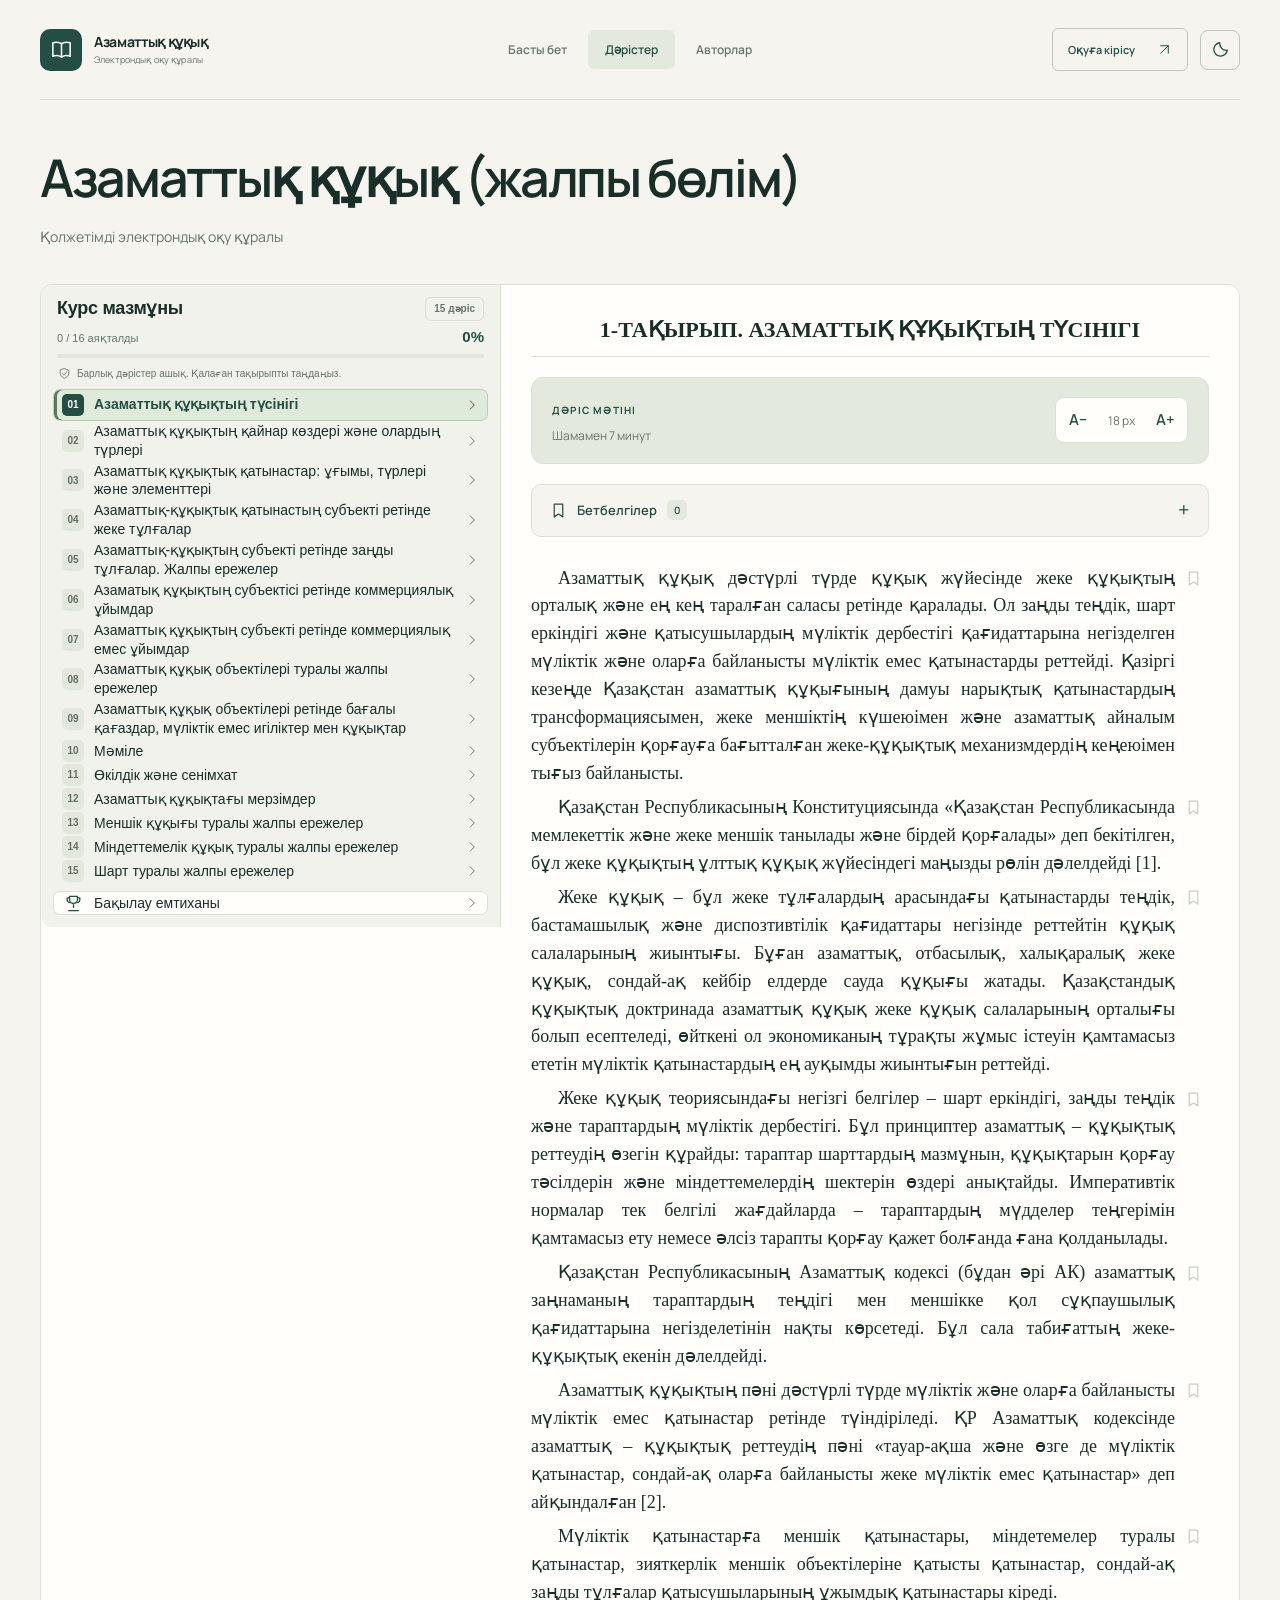
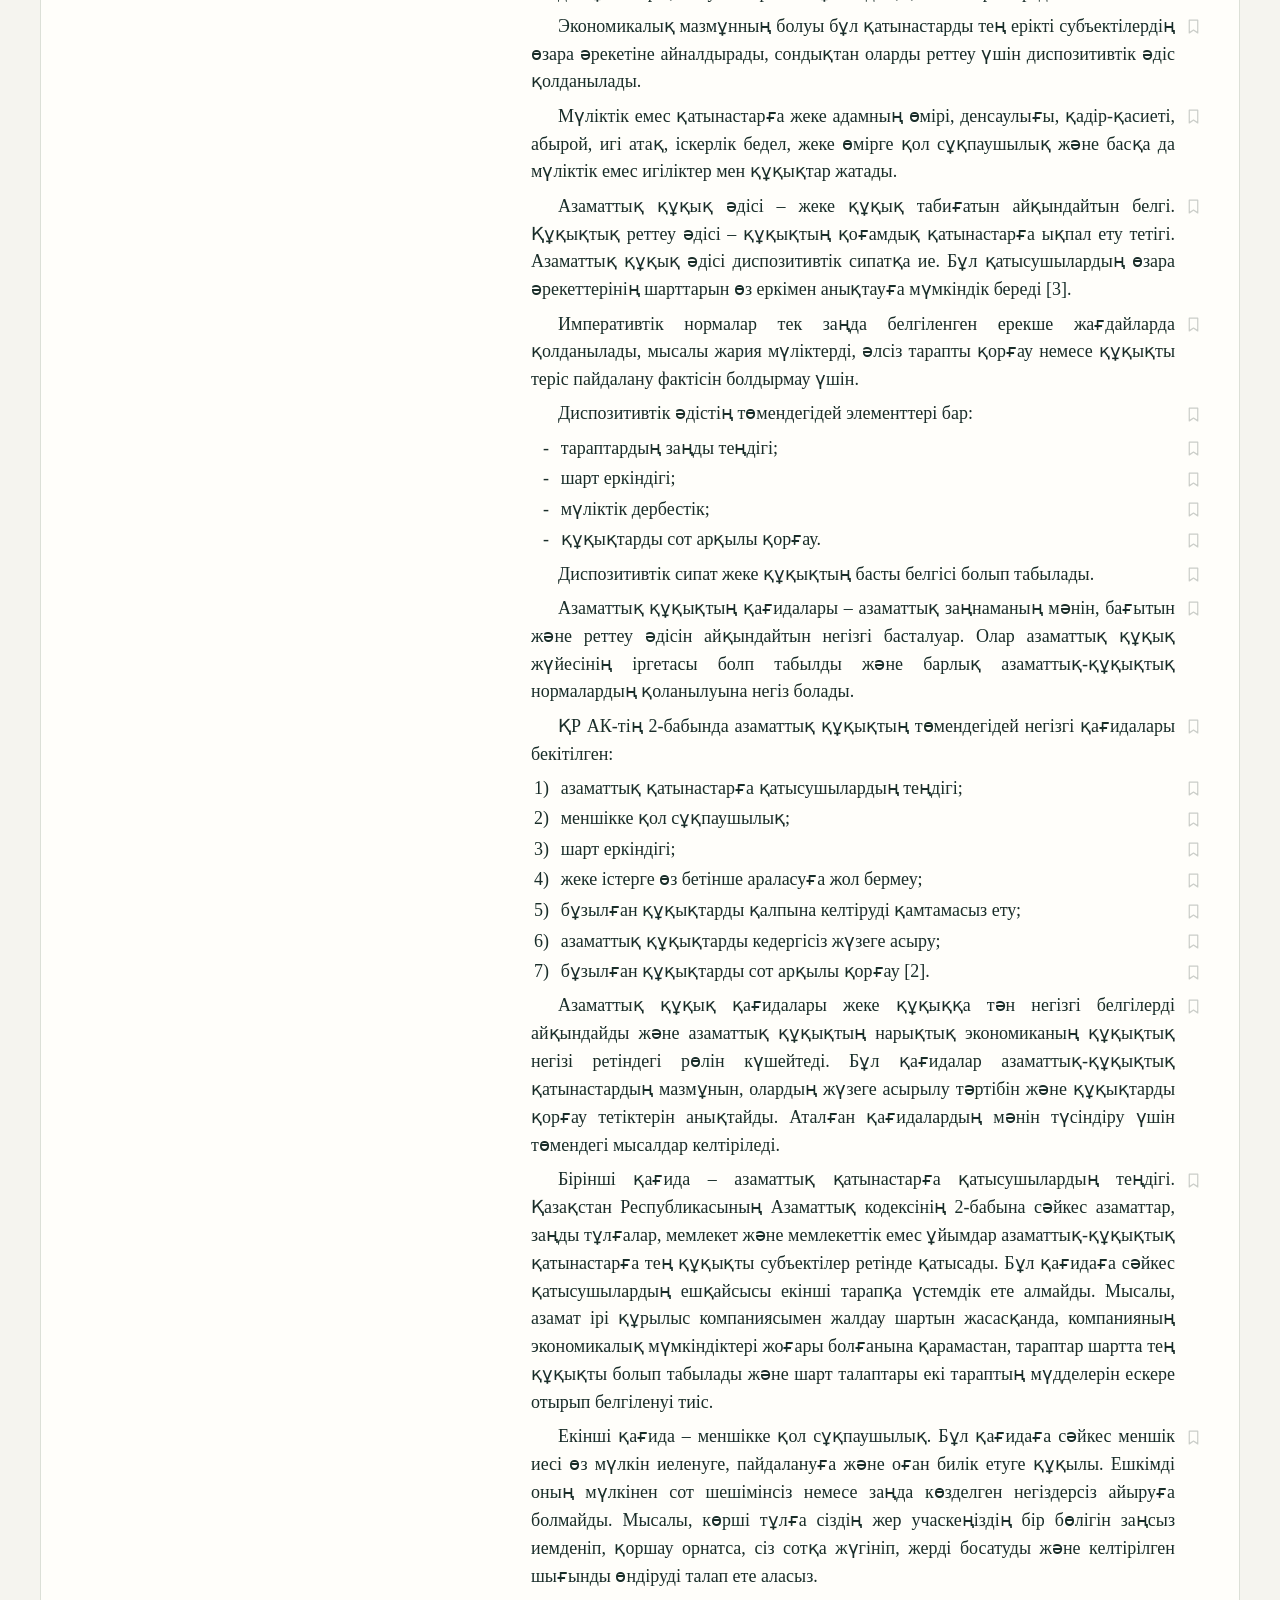
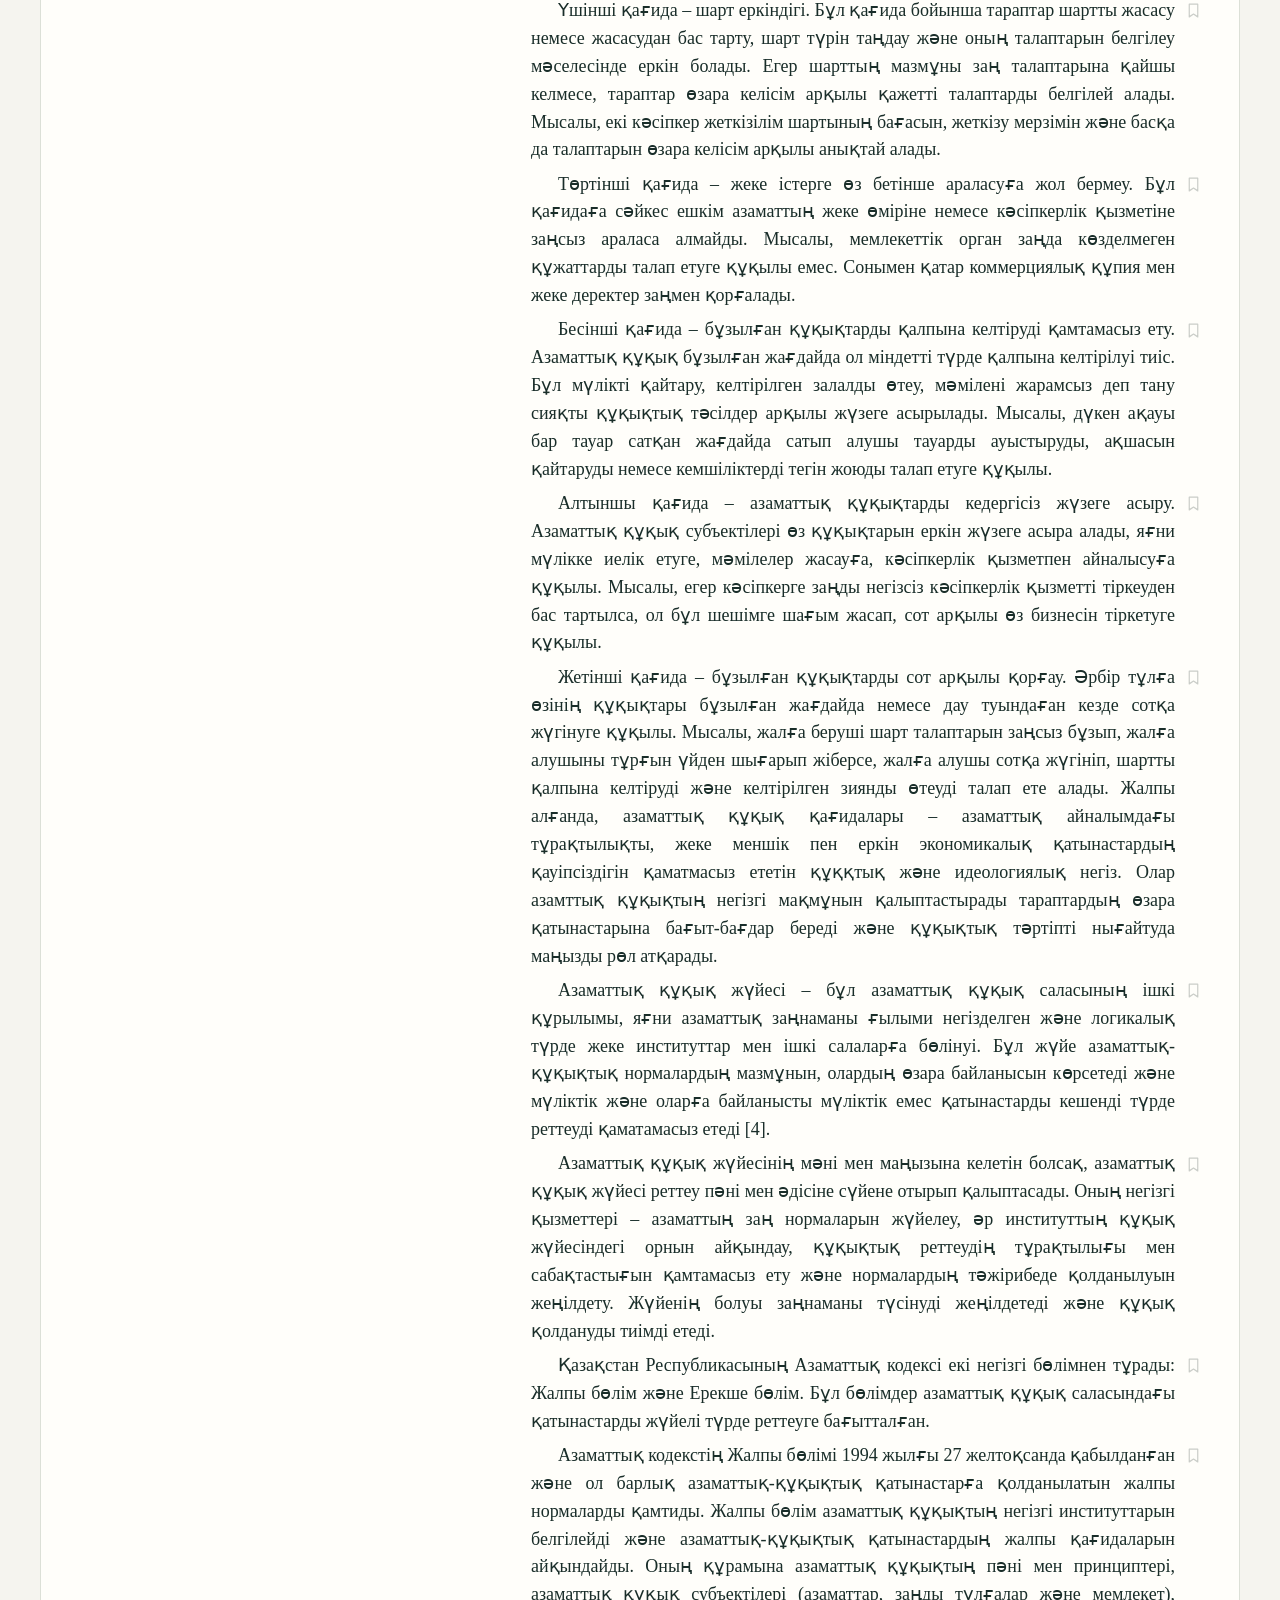
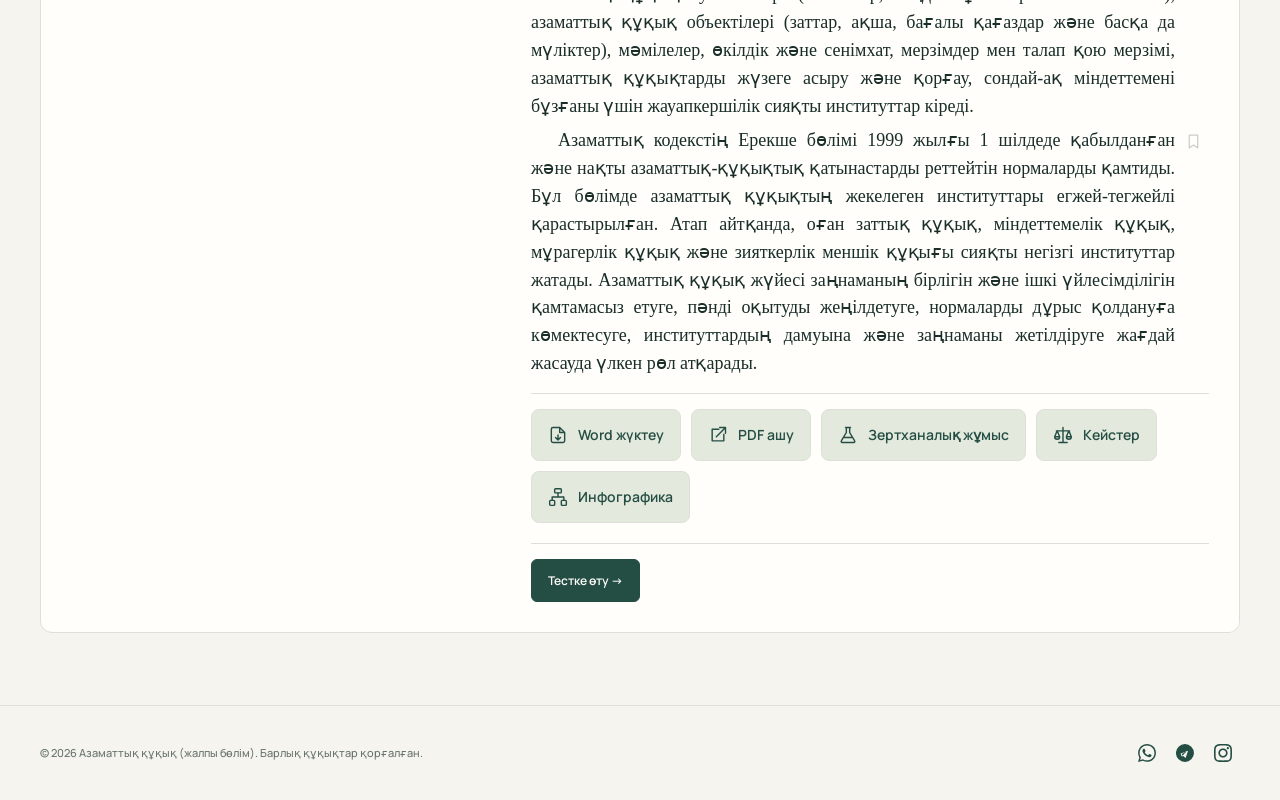
<file: lectures.html>
﻿<!DOCTYPE html>
<html lang="kk"> 
<head>
    <meta charset="utf-8" />
  <script src="theme.js?v=20261001-1"></script>
    <meta name="viewport" content="width=device-width, initial-scale=1" />
    <title>Азаматтық құқық (жалпы бөлім)</title>
    <meta name="description" content="Азаматтық құқықтың жалпы бөлімі бойынша электрондық оқу құралы." />
    <link rel="preconnect" href="https://fonts.googleapis.com" />
    <link rel="preconnect" href="https://fonts.gstatic.com" crossorigin />
    <link href="https://fonts.googleapis.com/css2?family=Manrope:wght@400;500;600;700&display=swap" rel="stylesheet" />
    <link rel="stylesheet" href="lectures.css?v=20261004-source-audit-1" />
  <link rel="stylesheet" href="navigation.css?v=20261001-1">
  <script src="navigation.js?v=20261001-1" defer></script>
  <link rel="stylesheet" href="reader.css?v=20261001-2">
  <link rel="stylesheet" href="theme.css?v=20261001-sidebar-5">
</head>
<body>
  <header class="site-header">
    <div class="site-header-inner">
      <a class="site-brand" href="index.html" aria-label="Азаматтық құқық — басты бет">
        <span class="site-brand-mark"><svg class="site-header-icon" viewBox="0 0 24 24" aria-hidden="true"><path d="M12 6c-3-2-6-2-9-1v14c3-1 6-1 9 1 3-2 6-2 9-1V5c-3-1-6-1-9 1Zm0 0v14"/></svg></span>
        <span class="site-brand-text"><span class="site-brand-title">Азаматтық құқық</span><span class="site-brand-subtitle">Электрондық оқу құралы</span></span>
      </a>
      <nav class="site-nav" aria-label="Бет навигациясы">
        <a class="site-nav-link" href="index.html">Басты бет</a>
        <a class="site-nav-link" href="lectures.html" aria-current="page">Дәрістер</a>
        <a class="site-nav-link" href="authors.html">Авторлар</a>
      </nav>
      <div class="site-header-actions">
        <a class="site-header-cta" href="lectures.html">Оқуға кірісу <svg class="site-header-icon" viewBox="0 0 24 24" aria-hidden="true"><path d="M6 18 18 6M6 6h12v12"/></svg></a>
        <button class="theme-toggle" type="button" aria-label="Қараңғы тақырыпқа ауысу" aria-pressed="false">
          <svg class="theme-moon" viewBox="0 0 24 24" aria-hidden="true"><path d="M20.5 13A8.5 8.5 0 0 1 11 3.5 8.5 8.5 0 1 0 20.5 13Z"/></svg>
          <svg class="theme-sun" viewBox="0 0 24 24" aria-hidden="true"><circle cx="12" cy="12" r="4"/><path d="M12 2v2m0 16v2M2 12h2m16 0h2M5 5l1.4 1.4m11.2 11.2L19 19M5 19l1.4-1.4M17.6 6.4 19 5"/></svg>
        </button>
      </div>
    </div>
  </header>
  <div class="page-shell">

    <div class="course-page-container">
        <div class="course-container">
            
            <div class="course-header">
                <h1>Азаматтық құқық (жалпы бөлім)</h1>
                <p class="status">Қолжетімді электрондық оқу құралы</p>
            </div>

            <div class="course-layout">
                <aside class="sidebar" aria-labelledby="course-menu-title">
                    <div class="course-menu-heading">
                        <h2 id="course-menu-title">Курс мазмұны</h2>
                        <span class="course-lesson-count">15 дәріс</span>
                    </div>
                    <div class="progress-bar-container">
                        <div class="course-progress-summary">
                            <span id="progress-text">0 / 16 аяқталды</span>
                            <strong id="course-progress-percent">0%</strong>
                        </div>
                        <div id="course-progress-bar" class="progress-bar" role="progressbar" aria-label="Курс үлгерімі" aria-valuemin="0" aria-valuemax="100" aria-valuenow="0"><div id="progress-fill" style="width: 0%;"></div></div>
                    </div>
                    <p class="course-unlock-hint"><svg viewBox="0 0 24 24" aria-hidden="true"><path d="m12 3 8 3v6c0 5-8 9-8 9s-8-4-8-9V6Z"/><path d="m8 12 3 3 5-6"/></svg><span>Барлық дәрістер ашық. Қалаған тақырыпты таңдаңыз.</span></p>
                    <ul id="lesson-list" aria-labelledby="course-menu-title">
                        </ul>
                </aside>

                <main class="content-area">
                    <h2 id="content-title"></h2>
                    
                    <div id="exam-timer-container" style="display: none;">
                        Қалған уақыт: <span id="exam-timer">60:00</span>
                    </div>                   
                    
                    <div id="lecture-content" class="content-section">
                        <div id="lecture-reader"></div>
                        
                        <div id="lecture-actions" class="lecture-actions-container" style="display: none;">
                            
                            
                            
                            <button id="open-word-btn" class="nav-btn secondary-btn lecture-action-btn" type="button">
                                <svg class="lecture-action-icon" viewBox="0 0 24 24" aria-hidden="true"><path d="M14 3H6a2 2 0 0 0-2 2v14a2 2 0 0 0 2 2h12a2 2 0 0 0 2-2V9Zm0 0v6h6M12 12v6m-3-3 3 3 3-3"/></svg> Word жүктеу
                            </button>
                            <a id="open-pdf-link" class="nav-btn secondary-btn lecture-action-btn" href="#" target="_blank" rel="noopener noreferrer"><svg class="lecture-action-icon" viewBox="0 0 24 24" aria-hidden="true"><path d="M13 5H5v14h14v-8M14 3h7v7M10 14 21 3"/></svg> PDF ашу</a>
                            
                            <button id="lab-work-btn" class="nav-btn secondary-btn lecture-action-btn" type="button" aria-haspopup="dialog" aria-controls="modal-overlay">
                                <svg class="lecture-action-icon" viewBox="0 0 24 24" aria-hidden="true"><path d="M9 3h6M10 3v6l-6 10a1.3 1.3 0 0 0 1 2h14a1.3 1.3 0 0 0 1-2L14 9V3M7 15h10"/></svg> Зертханалық жұмыс
                            </button>

                            <button id="case-work-btn" class="nav-btn secondary-btn lecture-action-btn" type="button" aria-haspopup="dialog" aria-controls="modal-overlay">
                                <svg class="lecture-action-icon" viewBox="0 0 24 24" aria-hidden="true"><path d="M12 3v18M7 21h10M4 7h16M5 7l-3 7h6Zm14 0-3 7h6ZM2 14a3 3 0 0 0 6 0m8 0a3 3 0 0 0 6 0"/></svg> Кейстер
                            </button>
                            <button id="infographic-btn" class="nav-btn secondary-btn lecture-action-btn" type="button" aria-haspopup="dialog" aria-controls="modal-overlay">
                                <svg class="lecture-action-icon" viewBox="0 0 24 24" aria-hidden="true"><rect x="8" y="2" width="8" height="5" rx="1"/><path d="M12 7v5M5 16v-4h14v4"/><rect x="2" y="16" width="6" height="6" rx="1"/><rect x="16" y="16" width="6" height="6" rx="1"/></svg> Инфографика
                            </button>
                        </div>
                        </div>

                    <div id="test-content" class="content-section" style="display: none;">
                        </div>

                    <div class="navigation-buttons">
                        <button id="prev-btn" class="nav-btn secondary-btn" style="display: none;">← Алдыңғы дәріс</button>
                        <button id="next-btn" class="nav-btn primary-btn">Оқуды бастау →</button>
                    </div>
                </main>
            </div>
        </div>
    </div>
  </div>

<footer class="footer-dark">
    <div class="container">
        <div class="footer-bottom">
            <div class="copyright">
                © 2026 Азаматтық құқық (жалпы бөлім). Барлық құқықтар қорғалған.
            </div>

            <div class="social-icons">
                <a href="https://wa.me/77474792769" target="_blank" aria-label="WhatsApp">
                    <svg xmlns="http://www.w3.org/2000/svg" width="24" height="24" viewBox="0 0 24 24" fill="currentColor"><path d="M.057 24l1.687-6.163c-1.041-1.804-1.588-3.849-1.587-5.946.003-6.556 5.338-11.891 11.893-11.891 3.181.001 6.167 1.24 8.413 3.488 2.245 2.248 3.481 5.236 3.48 8.414-.003 6.557-5.338 11.892-11.893 11.892-1.99-.001-3.951-.5-5.688-1.448l-6.305 1.654zm6.597-3.807c1.676.995 3.276 1.591 5.392 1.592 5.448 0 9.886-4.434 9.889-9.885.002-5.462-4.415-9.89-9.881-9.892-5.452 0-9.887 4.434-9.889 9.884-.001 2.225.651 3.891 1.746 5.634l-.999 3.648 3.742-.981zm11.387-5.464c-.074-.124-.272-.198-.57-.347-.297-.149-1.758-.868-2.031-.967-.272-.099-.47-.149-.669.149-.198.297-.768.967-.941 1.165-.173.198-.347.223-.644.074-.297-.149-1.255-.462-2.39-1.475-.883-.788-1.48-1.761-1.653-2.059-.173-.297-.018-.458.13-.606.134-.133.297-.347.446-.521.151-.172.2-.296.3-.495.099-.198.05-.372-.025-.521-.075-.148-.669-1.611-.916-2.206-.242-.579-.487-.501-.669-.51l-.57-.01c-.198 0-.52.074-.792.372s-1.04 1.016-1.04 2.479 1.065 2.876 1.213 3.074c.149.198 2.095 3.2 5.076 4.487.709.306 1.263.489 1.694.626.712.226 1.36.194 1.872.118.571-.085 1.758-.719 2.006-1.413.248-.695.248-1.29.173-1.414z"/></svg>
                </a>
                <a href="https://t.me/mdilak" target="_blank" aria-label="Telegram">
                    <svg xmlns="http://www.w3.org/2000/svg" width="24" height="24" viewBox="0 0 24 24" fill="currentColor">
                        <path d="M11.944 0a12 12 0 0 0-12 12 12 12 0 0 0 12 12 12 12 0 0 0 12-12 12 12 0 0 0-12-12zm4.341 8.329l-3.212 9.711a.487.487 0 0 1-.777.214l-2.92-2.731-1.442 1.353v.001c-.04.033-.102-.007-.101-.061l.011-3.619 7.042-4.184c.162-.099.324-.038.21.135l-5.631 5.485-2.09 1.488c-.144.1-.31.05-.357-.116l-.763-3.044c-.035-.14.07-.272.22-.303l11.411-4.48c.15-.06.311.026.273.189z"/>
                    </svg>
                </a>
                <a href="https://www.instagram.com/boranbek_1985/" target="_blank" aria-label="Instagram">
                    <svg xmlns="http://www.w3.org/2000/svg" width="24" height="24" viewBox="0 0 24 24" fill="currentColor"><path d="M12 2.163c3.204 0 3.584.012 4.85.07 3.252.148 4.771 1.691 4.919 4.919.058 1.265.069 1.645.069 4.849 0 3.205-.012 3.584-.069 4.849-.149 3.225-1.664 4.771-4.919 4.919-1.266.058-1.644.07-4.85.07-3.204 0-3.584-.012-4.849-.07-3.26-.149-4.771-1.699-4.919-4.92-.058-1.265-.07-1.644-.07-4.849 0-3.204.013-3.583.07-4.849.149-3.227 1.664-4.771 4.919-4.919 1.266-.057 1.645-.069 4.849-.069zm0-2.163c-3.259 0-3.667.014-4.947.072-4.358.2-6.78 2.618-6.98 6.98-.059 1.281-.073 1.689-.073 4.948 0 3.259.014 3.668.072 4.948.2 4.358 2.618 6.78 6.98 6.98 1.281.058 1.689.072 4.948.072 3.259 0 3.668-.014 4.948-.072 4.354-.2 6.782-2.618 6.979-6.98.059-1.28.073-1.689.073-4.948 0-3.259-.014-3.667-.072-4.947-.196-4.354-2.617-6.78-6.979-6.98-1.281-.059-1.69-.073-4.949-.073zm0 5.838c-3.403 0-6.162 2.759-6.162 6.162s2.759 6.163 6.162 6.163 6.162-2.759 6.162-6.163c0-3.403-2.759-6.162-6.162-6.162zm0 10.162c-2.209 0-4-1.79-4-4 0-2.209 1.791-4 4-4s4 1.791 4 4c0 2.21-1.791 4-4 4zm6.406-11.845c-.796 0-1.441.645-1.441 1.44s.645 1.44 1.441 1.44c.795 0 1.439-.645 1.439-1.44s-.644-1.44-1.439-1.44z"/></svg>
                </a>
            </div>
        </div>
    </div>

  </footer>

    <script src="assets/lecture-texts.js?v=20261001-2" defer></script>
    <script src="reader.js?v=20261001-2" defer></script>
    <script src="assets/lab-texts.js?v=20261002-1" defer></script>
    <script src="infographics.js?v=20261004-images-1" defer></script>
    <script src="assets/case-exercises.js?v=20261004-source-audit-1" defer></script>
    <script src="case-work.js?v=20261004-source-audit-1" defer></script>
    <script src="lectures.js?v=20261004-free-navigation-1" defer></script>
    <script src="lecture-sidebar.js?v=20261001-1" defer></script>

    <dialog id="quiz-result-dialog" class="quiz-result-dialog" aria-labelledby="quiz-dialog-title" aria-describedby="quiz-dialog-pass-status quiz-dialog-description">
        <button id="quiz-dialog-close" class="quiz-dialog-close" type="button" aria-label="Терезені жабу">×</button>
        <div id="quiz-dialog-content"></div>
    </dialog>

    <div class="modal-overlay" id="modal-overlay" style="display: none;">
        <div class="custom-modal" role="dialog" aria-modal="true" aria-labelledby="modal-title">
            <h2 id="modal-title" tabindex="-1"></h2>
            <div id="modal-message"></div> 
            <button id="modal-close-btn" class="nav-btn primary-btn">OK</button>
        </div>
    </div>

</body>
</html>
</file>
<file: index.css>
/* Civil law: a quiet editorial system with an animated sculptural cover. */
:root {
  --bg: #f5f4ef;
  --ink: #192d29;
  --forest: #244e44;
  --terra: #b95132;
  --sage: #e4e9de;
  --line: #dce0d7;
  --muted: #69746e;
  --cream: #fffefa;
  --ease: cubic-bezier(.2, .75, .25, 1);
}
*, *::before, *::after { box-sizing: border-box; }
html { scroll-behavior: smooth; scroll-padding-top: 118px; }
body { margin: 0; background: var(--bg); color: var(--ink); font-family: 'Manrope', 'Segoe UI', sans-serif; -webkit-font-smoothing: antialiased; line-height: 1.6; }
body, h1, h2, h3, p, figure { margin: 0; }
button, input, select { font: inherit; }
a { color: inherit; text-decoration: none; }
button, a { -webkit-tap-highlight-color: transparent; }
button { cursor: pointer; }
svg { display: block; }
img { display: block; max-width: 100%; }
::selection { background: #c5d3bb; color: var(--ink); }
:focus-visible { outline: 2px solid var(--terra); outline-offset: 6px; }
.container { width: min(1200px, calc(100% - 80px)); margin-inline: auto; }
.sr-only { position: absolute; width: 1px; height: 1px; padding: 0; margin: -1px; overflow: hidden; clip: rect(0, 0, 0, 0); white-space: nowrap; border: 0; }
.skip-link { position: fixed; left: 20px; top: 12px; z-index: 100; padding: 12px 18px; color: var(--cream); background: var(--forest); border-radius: 6px; transform: translateY(-160%); }
.skip-link:focus { transform: translateY(0); }
.scroll-progress { position: fixed; z-index: 50; inset: 0 0 auto; height: 2px; background: var(--terra); transform: scaleX(0); transform-origin: left; pointer-events: none; }
.topbar { position: sticky; z-index: 20; top: 0; background: rgba(245, 244, 239, .94); backdrop-filter: blur(20px); transition: background .25s ease; }
.topbar.is-scrolled { background: rgba(245, 244, 239, .98); }
.brand { display: inline-flex; align-items: center; gap: 12px; flex-shrink: 0; }
.brand-mark { display: grid; place-items: center; width: 42px; height: 42px; flex: 0 0 42px; background: var(--forest); border-radius: 10px; color: var(--cream); font-size: 15px; font-weight: 700; }
.brand-text { display: grid; gap: 2px; }
.brand-title { font-size: 14px; font-weight: 700; letter-spacing: -.025em; line-height: 1.4; }
.brand-subtitle { font-size: 9px; color: var(--muted); letter-spacing: .015em; }
.nav { display: flex; align-items: center; gap: 4px; }
.nav-link { padding: 10px 17px; color: var(--muted); border-radius: 6px; font-size: 12px; font-weight: 600; transition: color .2s ease, background .2s ease; }
.nav-link:hover { color: var(--forest); background: #ebede5; }
.nav-link.active { background: var(--sage); color: var(--forest); }
.motion-toggle { display: none; align-items: center; gap: 7px; padding: 9px 0; border: 0; background: transparent; color: var(--muted); font-size: 9px; }
html.js-ready .motion-toggle { display: inline-flex; }
.motion-toggle svg { width: 12px; height: 12px; }
.motion-toggle:hover { color: var(--forest); }
.motion-toggle[aria-pressed='true'] { color: var(--terra); }

.hero { display: grid; grid-template-columns: 1.1fr 1fr; gap: 38px; align-items: center; margin-top: 52px; }
.hero-copy { min-width: 0; padding-bottom: 5px; }
h1 { font-size: clamp(60px, 6.85vw, 96px); font-weight: 500; line-height: 1.015; letter-spacing: -.065em; color: var(--forest); }
h2 { font-size: clamp(35px, 4.1vw, 49px); font-weight: 500; line-height: 1.12; letter-spacing: -.05em; }
h3 { font-weight: 600; letter-spacing: -.025em; }
.eyebrow { display: inline-flex; align-items: center; gap: 10px; color: var(--forest); font-size: 10px; font-weight: 700; letter-spacing: .12em; text-transform: uppercase; }
.eyebrow::before { content: ''; width: 6px; height: 6px; border-radius: 50%; background: var(--terra); flex: 0 0 6px; }
.hero .eyebrow { margin-bottom: 26px; }
.hero-description { max-width: 390px; margin-top: 26px; color: var(--muted); font-size: 14px; line-height: 1.85; }
.hero-actions { display: flex; flex-wrap: wrap; gap: 12px; margin-top: 28px; }
.btn { display: inline-flex; align-items: center; justify-content: center; gap: 28px; min-height: 48px; padding: 13px 22px; border: 1px solid transparent; border-radius: 6px; font-size: 12px; font-weight: 600; transition: background .25s ease, color .25s ease, border-color .25s ease, transform .25s var(--ease); }
.btn svg { width: 16px; height: 16px; flex-shrink: 0; transition: transform .25s var(--ease); }
.btn:hover svg { transform: translateX(3px); }
.btn-primary { background: var(--forest); color: var(--cream); }
.btn-primary:hover { background: var(--ink); }
.btn-secondary { border-color: #bfc7bc; background: transparent; color: var(--forest); }
.btn-secondary:hover { background: var(--sage); border-color: #aebbab; }
.btn-light { background: var(--cream); color: var(--forest); }
.btn-light:hover { background: var(--sage); }

/* Progressive enhancement: every section stays readable without JavaScript. */
[data-reveal] { opacity: 1; }
html.motion-ready [data-reveal] { opacity: 0; transform: translate3d(0, 28px, 0); transition: opacity .85s var(--ease), transform .85s var(--ease); transition-delay: var(--reveal-delay, 0ms); }
html.motion-ready [data-reveal].is-visible { opacity: 1; transform: translate3d(0, 0, 0); }
[data-magnetic] { transform: translate(var(--magnetic-x, 0px), var(--magnetic-y, 0px)); }

.hero-art { isolation: isolate; position: relative; min-width: 0; height: 570px; border-radius: 180px 180px 15px 15px; overflow: hidden; color: #f0f0da; background: radial-gradient(ellipse at 50% 32%, #365f50 0%, #244e44 44%, #183d33 100%); perspective: 1100px; }
.hero-art::before { content: ''; position: absolute; inset: 0; z-index: -1; opacity: .24; background-image: radial-gradient(#a1b194 0.55px, transparent .55px); background-size: 5px 5px; mask-image: linear-gradient(transparent, #000 48%, transparent); }
.art-parallax { position: absolute; inset: 67px 0 40px; transform: rotateX(var(--rotate-x, 0deg)) rotateY(var(--rotate-y, 0deg)); transform-style: preserve-3d; transition: transform .6s var(--ease); }
.art-parallax > svg { position: absolute; width: 102%; height: auto; left: -1%; top: 6px; overflow: visible; }
.scale-beam { transform-origin: 260px 132px; animation: balance-beam 7s ease-in-out infinite; }
.scale-pan-left { transform-origin: 125px 151px; animation: balance-pan 7s ease-in-out infinite; }
.scale-pan-right { transform-origin: 395px 151px; animation: balance-pan 7s ease-in-out infinite; }
@keyframes balance-beam { 0%, 100% { transform: rotate(-4deg); } 50% { transform: rotate(4deg); } }
@keyframes balance-pan { 0%, 100% { transform: rotate(4deg); } 50% { transform: rotate(-4deg); } }
@keyframes cover-float { 0%, 100% { transform: translateY(0) rotate(-5deg); } 50% { transform: translateY(-9px) rotate(-3deg); } }
@keyframes sparkle-turn { 0%, 100% { transform: scale(1); opacity: .45; } 50% { transform: scale(1.025); opacity: 1; } }
@keyframes orbit-float { 0%, 100% { transform: translate(0, 0); } 50% { transform: translate(5px, -9px); } }

/* Header and shared content frame. */
.page-width, .header-inner { width: min(1200px, calc(100% - 80px)); margin-inline: auto; }
.header-inner { display: flex; align-items: center; justify-content: space-between; gap: 28px; min-height: 100px; border-bottom: 1px solid var(--line); }
.icon-library { position: absolute; width: 0; height: 0; overflow: hidden; pointer-events: none; }
.icon { width: 20px; height: 20px; fill: none; stroke: currentColor; stroke-width: 1.5; stroke-linecap: round; stroke-linejoin: round; flex-shrink: 0; }
.brand-mark .icon { width: 23px; height: 23px; }
.header-cta { display: inline-flex; justify-content: center; align-items: center; gap: 22px; min-height: 43px; padding: 10px 15px; border: 1px solid #bfc7bc; border-radius: 6px; color: var(--forest); font-size: 11px; font-weight: 600; transition: background .2s ease, border-color .2s ease; }
.header-cta .icon { width: 15px; height: 15px; }
.header-cta:hover { background: var(--sage); border-color: #aebbab; }
.section-space { margin-top: 110px; }
.eyebrow::before { content: none; }
.status-dot { width: 5px; height: 5px; display: inline-block; flex: 0 0 5px; border-radius: 50%; background: var(--terra); }
.section-index { color: var(--terra); margin-right: 6px; letter-spacing: .04em; }
.serif-word { font-family: Georgia, 'Times New Roman', serif; font-style: italic; font-weight: 400; letter-spacing: -.04em; }
.text-link { display: inline-flex; gap: 12px; align-items: center; padding: 10px 0; font-size: 11px; font-weight: 700; color: var(--forest); }
.text-link > span:last-child { font-size: 18px; font-weight: 400; }
.text-link .icon { width: 16px; height: 16px; transition: transform .25s var(--ease); }
.text-link:hover .icon { transform: translate(2px, -2px); }
.text-link:hover { color: var(--terra); }
.button { display: inline-flex; align-items: center; justify-content: center; gap: 24px; min-height: 50px; padding: 7px 8px 7px 22px; border: 1px solid transparent; border-radius: 6px; font-size: 12px; font-weight: 600; transition: background .25s ease, color .25s ease, border-color .25s ease, transform .25s var(--ease); }
.button-primary { background: var(--forest); color: var(--cream); }
.button-primary:hover { background: var(--ink); }
.button-light { background: var(--cream); color: var(--forest); }
.button-light:hover { background: var(--sage); }
.button-icon { display: grid; place-items: center; width: 34px; height: 34px; border: 1px solid rgba(255, 255, 255, .18); border-radius: 4px; transition: background .25s ease; }
.button-icon .icon { width: 17px; height: 17px; transition: transform .25s var(--ease); }
.button:hover .button-icon .icon { transform: translate(2px, -2px); }
.button-light .button-icon { border-color: #d4dacd; }

/* Cover: asymmetric typography and a slowly balancing brass sculpture. */
.hero { position: relative; padding-bottom: 54px; }
.hero-content { min-width: 0; padding-bottom: 12px; }
.hero-eyebrow { font-size: 9px; letter-spacing: .13em; }
.title-accent { color: var(--forest); }
.title-period { color: var(--terra); }
.hero-edition { display: flex; align-items: center; gap: 12px; margin-top: 24px; font-size: 10px; letter-spacing: .18em; font-weight: 600; }
.edition-line { display: block; width: 42px; height: 1px; background: var(--terra); }
.hero-description { max-width: 400px; margin-top: 23px; }
.hero-actions { align-items: center; gap: 27px; margin-top: 27px; }
.hero-note { display: flex; align-items: center; gap: 12px; margin-top: 34px; }
.hero-note p { font-size: 9px; line-height: 1.7; color: var(--muted); }
.hero-note a { color: var(--forest); font-weight: 600; }
.hero-note a:hover { color: var(--terra); }
.author-stack { display: flex; padding-left: 0; }
.author-stack img { width: 31px; height: 31px; object-fit: cover; object-position: center 20%; border: 2px solid var(--bg); border-radius: 50%; }
.author-stack img + img { margin-left: -8px; }
.author-stack.single-author { width: 36px; height: 36px; flex: 0 0 36px; overflow: hidden; border: 2px solid var(--bg); border-radius: 50%; }
.author-stack.single-author img { width: 100%; height: 100%; border: 0; object-position: center 65%; transform: scale(2); transform-origin: center 47%; }
.scroll-cue { position: absolute; left: 0; bottom: 0; display: inline-flex; align-items: center; gap: 10px; font-size: 8px; font-weight: 600; letter-spacing: .14em; color: var(--muted); }
.scroll-cue-line { height: 23px; width: 1px; background: #a2aca0; position: relative; }
.scroll-cue-line::after { content: ''; position: absolute; bottom: 0; left: -2px; width: 5px; height: 5px; border-right: 1px solid #a2aca0; border-bottom: 1px solid #a2aca0; transform: rotate(45deg); }
.art-grain { position: absolute; inset: 0; opacity: .065; pointer-events: none; background-image: url("data:image/svg+xml,%3Csvg viewBox='0 0 160 160' xmlns='http://www.w3.org/2000/svg'%3E%3Cfilter id='n'%3E%3CfeTurbulence type='fractalNoise' baseFrequency='.85' numOctaves='3' stitchTiles='stitch'/%3E%3C/filter%3E%3Crect width='100%25' height='100%25' opacity='.65' filter='url(%23n)'/%3E%3C/svg%3E"); }
.hero-art::after { content: ''; position: absolute; inset: 0; z-index: -1; background: radial-gradient(circle at var(--pointer-x, 50%) var(--pointer-y, 50%), rgba(212, 216, 169, .1), transparent 52%); pointer-events: none; }
.art-topline { position: absolute; top: 44px; left: 48px; right: 48px; z-index: 3; display: flex; align-items: center; justify-content: center; gap: 8px; font-size: 8px; letter-spacing: .17em; color: #d0d6bc; }
.art-dot { display: inline-block; width: 4px; height: 4px; border-radius: 50%; background: #b9c7a0; }
.art-year { position: static; padding-left: 9px; margin-left: 3px; border-left: 1px solid rgba(185, 198, 165, .3); font-size: 8px; color: #b8c5a8; letter-spacing: .05em; }
.art-parallax > svg { height: 100%; }
.orbit { position: absolute; border: 1px solid rgba(205, 216, 175, .11); border-radius: 50%; left: 50%; top: 45%; pointer-events: none; }
.orbit-one { width: 82%; aspect-ratio: 1; transform: translate(-50%, -50%) rotate(-28deg) scaleY(.78); }
.orbit-two { width: 92%; aspect-ratio: 1; transform: translate(-50%, -50%) rotate(28deg) scaleY(.78); }
.orbit-point { position: absolute; width: 5px; height: 5px; border-radius: 50%; background: #bbc19a; animation: orbit-float 6s ease-in-out infinite; }
.point-one { top: 27%; left: 15%; }
.point-two { top: 64%; right: 13%; width: 3px; height: 3px; animation-delay: -3s; }
.art-spark { transform-box: fill-box; transform-origin: center; animation: sparkle-turn 9s ease-in-out infinite; }
.floating-label { position: absolute; display: flex; align-items: center; gap: 8px; padding: 10px 13px; background: #edeedb; color: var(--forest); border-radius: 5px; box-shadow: 0 8px 24px rgba(9, 30, 24, .15); font-size: 9px; font-weight: 600; white-space: nowrap; animation: cover-float 6.5s ease-in-out infinite; }
.label-right { right: 18px; bottom: 75px; }
.label-check { width: 21px; height: 21px; border: 1px solid #c4cdb6; border-radius: 50%; display: grid; place-items: center; }
.label-check .icon { width: 13px; height: 13px; }
.art-bottomline { position: absolute; bottom: 42px; left: 30px; right: 30px; display: flex; align-items: center; justify-content: space-between; }
.art-bottomline p { font-size: 16px; line-height: 1.45; letter-spacing: -.025em; }
.art-bottomline p span { color: #b8c6ad; }
.art-seal { display: grid; place-items: center; width: 43px; height: 43px; border: 1px solid rgba(220, 226, 194, .35); border-radius: 50%; transform: rotate(-12deg); }
.art-seal .icon { width: 24px; height: 24px; color: #c9d1b0; }
.hero-art .motion-toggle { position: absolute; z-index: 5; right: 28px; bottom: 4px; min-height: 32px; padding: 5px 2px; color: #b9c6ad; font-size: 8px; }
.hero-art .motion-toggle:hover { color: #fffefa; }
.motion-symbol { display: block; width: 8px; height: 8px; border-left: 2px solid currentColor; border-right: 2px solid currentColor; }
.motion-toggle[aria-pressed='true'] .motion-symbol { width: 0; height: 0; border: 4px solid transparent; border-right: 0; border-left: 6px solid currentColor; }

/* A concise overview separates the cover from the reading path. */
.course-facts { display: grid; grid-template-columns: 1fr 1fr 1fr 1.05fr; gap: 0; margin-top: 37px; padding-block: 31px; border-top: 1px solid var(--line); border-bottom: 1px solid var(--line); }
.fact { display: flex; align-items: center; gap: 18px; padding: 0 30px; border-left: 1px solid var(--line); }
.fact:first-child { padding-left: 0; border-left: 0; }
.fact:last-child { padding-right: 0; }
.fact strong { font-size: 44px; line-height: 1; font-weight: 500; letter-spacing: -.06em; color: var(--forest); font-variant-numeric: tabular-nums; }
.fact strong.fact-language { font-size: 33px; letter-spacing: -.035em; }
.fact > span:not(.mini-orbit) { font-size: 10px; line-height: 1.8; color: var(--ink); }
.fact small { font-size: 9px; color: var(--muted); }
.fact-note { gap: 17px; }
.mini-orbit { font-size: 42px; color: var(--terra); line-height: 1; }
.fact-note p { font-size: 11px; font-weight: 500; line-height: 1.65; }

/* Four accordion modules keep the complete programme easy to scan. */
.curriculum { display: grid; grid-template-columns: .83fr 1.25fr; gap: 90px; align-items: start; }
.section-intro { position: sticky; top: 140px; }
.section-intro h2 { margin-top: 22px; }
.section-intro > p { max-width: 315px; margin-top: 23px; color: var(--muted); font-size: 13px; line-height: 1.85; }
.section-intro > .text-link { margin-top: 21px; }
.curriculum-note { margin-top: 44px; display: flex; align-items: center; gap: 13px; color: var(--muted); }
.curriculum-note > .icon { width: 28px; height: 28px; color: var(--forest); }
.curriculum-note span { font-size: 10px; line-height: 1.8; }
.module-list { min-width: 0; }
.module-row { border-top: 1px solid var(--line); transition: background .25s ease; }
.module-row:last-of-type { border-bottom: 1px solid var(--line); }
.module-row[open] { background: var(--sage); border-color: transparent; border-radius: 8px; margin-bottom: 12px; }
.module-row[open] + .module-row { border-top-color: transparent; }
.module-row summary { list-style: none; cursor: pointer; display: flex; align-items: center; gap: 21px; padding: 26px 22px; }
.module-row summary::-webkit-details-marker { display: none; }
.module-number { align-self: flex-start; padding-top: 18px; color: var(--muted); font-size: 11px; }
.module-heading { display: grid; gap: 6px; flex: 1; min-width: 0; }
.module-range { color: var(--muted); font-size: 8px; font-weight: 600; letter-spacing: .13em; }
.module-title { color: var(--forest); font-size: 21px; line-height: 1.3; font-weight: 500; letter-spacing: -.035em; }
.module-toggle { position: relative; width: 26px; height: 26px; border: 1px solid #bbc6b6; border-radius: 50%; flex: 0 0 26px; }
.module-toggle::before, .module-toggle::after { content: ''; position: absolute; width: 8px; height: 1px; background: var(--forest); top: 11px; left: 8px; }
.module-toggle::after { transform: rotate(90deg); transition: transform .25s ease; }
.module-row[open] .module-toggle::after { transform: rotate(0); }
.module-row summary:hover .module-title { color: var(--terra); }
.module-content { padding: 0 22px 24px 57px; }
.module-content > p { margin-top: -2px; margin-bottom: 17px; max-width: 410px; color: var(--muted); font-size: 12px; line-height: 1.8; }
.topic-list { list-style: none; padding: 0; margin: 0; }
.topic-list li { border-top: 1px solid rgba(121, 140, 117, .19); }
.topic-list a { display: flex; align-items: center; gap: 12px; padding: 12px 0; font-size: 12px; line-height: 1.5; transition: color .2s ease; }
.topic-list a > span:first-child { color: #7b887a; font-size: 8px; flex: 0 0 15px; font-variant-numeric: tabular-nums; }
.topic-list a > span:last-child { margin-left: auto; font-size: 15px; color: var(--forest); }
.topic-list a:hover { color: var(--terra); }
.program-footnote { display: flex; align-items: center; gap: 7px; margin-top: 18px; padding-left: 22px; color: var(--muted); font-size: 9px; }
.program-footnote .status-dot { background: #8a9f7f; }

/* Static miniature illustrations introduce the three learning formats. */
.learning-section { background: #e9ece3; padding: 78px 0 84px; }
.section-heading { display: flex; align-items: flex-end; justify-content: space-between; gap: 60px; margin-bottom: 39px; }
.section-heading h2 { margin-top: 22px; }
.section-heading > p { width: 280px; max-width: 35%; padding-bottom: 4px; color: var(--muted); font-size: 13px; line-height: 1.85; }
.learning-grid { display: grid; grid-template-columns: repeat(3, minmax(0, 1fr)); gap: 20px; }
.learning-card { padding: 26px 28px 30px; min-width: 0; border: 1px solid rgba(152, 167, 142, .22); border-radius: 9px; }
.reading-card { background: #f9f7ed; }
.practice-card { background: #dce4d4; }
.progress-card { color: #f4f4e8; background: var(--forest); border-color: var(--forest); }
.card-topline { display: flex; align-items: center; justify-content: space-between; gap: 10px; font-size: 8px; font-weight: 600; letter-spacing: .1em; }
.card-topline .icon { width: 18px; height: 18px; }
.learning-card h3 { font-size: 23px; font-weight: 500; line-height: 1.25; letter-spacing: -.035em; margin-top: 12px; }
.learning-card > p { margin-top: 14px; font-size: 12px; color: var(--muted); line-height: 1.85; }
.progress-card > p { color: #c0cdb9; }
.reading-illustration, .practice-illustration, .progress-illustration { position: relative; height: 212px; margin-block: 20px 21px; }
.reading-illustration { display: grid; place-items: center; padding-top: 2px; }
.paper { position: absolute; width: 150px; height: 176px; border: 1px solid #d5dacb; border-radius: 3px; }
.paper-back { left: calc(50% - 74px); top: 19px; transform: rotate(10deg); background: #e2e6d8; }
.paper-front { top: 17px; left: calc(50% - 81px); transform: rotate(-7deg); background: #fffefa; padding: 18px 15px 12px; box-shadow: 0 5px 15px rgba(60, 73, 53, .04); }
.paper-kicker { display: block; font-size: 5px; letter-spacing: .08em; font-weight: 600; color: var(--muted); }
.paper-heading { display: block; font-family: Georgia, 'Times New Roman', serif; font-size: 18px; line-height: 1.1; margin-top: 15px; margin-bottom: 17px; letter-spacing: -.05em; }
.paper-line { display: block; height: 2px; background: #dde2d5; margin: 7px 0; width: 100%; }
.paper-line.short { width: 60%; }
.paper-page { display: flex; justify-content: space-between; margin-top: 14px; font-size: 6px; color: var(--muted); }
.paper-bookmark { position: absolute; top: 10px; left: calc(50% + 40px); width: 16px; height: 43px; background: var(--terra); clip-path: polygon(0 0, 100% 0, 100% 100%, 50% 81%, 0 100%); transform: rotate(-7deg); }
.practice-ring { position: absolute; width: 169px; height: 169px; border-radius: 50%; border: 1px solid #bdcab0; top: 20px; left: calc(50% - 84px); }
.practice-ring::after { content: ''; position: absolute; width: 132px; height: 132px; border-radius: 50%; border: 1px dashed #c0ccb6; top: 18px; left: 18px; }
.case-chip { position: absolute; z-index: 2; display: inline-flex; align-items: center; justify-content: center; gap: 10px; padding: 8px 13px; border: 1px solid #bfcbb4; border-radius: 5px; color: var(--forest); font-size: 10px; background: #eff2e7; min-width: 94px; }
.chip-one { left: 5px; top: 29px; transform: rotate(-7deg); }
.chip-two { right: 2px; top: 92px; transform: rotate(7deg); }
.chip-three { left: 22px; bottom: 19px; background: var(--forest); border-color: var(--forest); color: #eef1e1; transform: rotate(-4deg); }
.case-chip .icon { width: 13px; height: 13px; }
.case-path { position: absolute; top: 22px; left: 0; width: 100%; height: 180px; fill: none; stroke: #8c9e80; stroke-width: 1; stroke-dasharray: 4 4; }
.progress-illustration { display: grid; place-items: center; }
.progress-orbit { width: 174px; height: 174px; transform: rotate(-90deg); }
.progress-orbit circle { fill: none; stroke-width: 2; }
.progress-track { stroke: #527362; }
.progress-value { stroke: #d1dab6; stroke-linecap: round; stroke-dasharray: 335 440; }
.progress-check { position: absolute; display: grid; place-items: center; width: 55px; height: 55px; top: 56px; border-radius: 50%; background: #3e6352; }
.progress-check .icon { width: 27px; height: 27px; stroke-width: 1.6; color: #e4e8c7; }
.progress-caption { position: absolute; bottom: 59px; font-size: 8px; color: #cad5bc; letter-spacing: .02em; }

/* Outcomes and the final invitation. */
.outcomes { display: grid; grid-template-columns: .83fr 1.25fr; gap: 90px; }
.outcomes-heading h2 { margin-top: 22px; }
.outcomes-heading > p { max-width: 335px; margin-top: 23px; color: var(--muted); font-size: 13px; line-height: 1.85; }
.outcomes-heading > .text-link { margin-top: 19px; }
.outcome { display: grid; grid-template-columns: 28px minmax(0, 1fr) 18px; gap: 18px; padding: 29px 0; border-top: 1px solid var(--line); }
.outcome:last-child { border-bottom: 1px solid var(--line); }
.outcome-number { padding-top: 5px; font-size: 10px; font-weight: 500; color: var(--terra); }
.outcome h3 { font-size: 21px; line-height: 1.35; font-weight: 500; letter-spacing: -.03em; }
.outcome p { max-width: 420px; margin-top: 11px; font-size: 12px; line-height: 1.8; color: var(--muted); }
.outcome > .icon { width: 17px; height: 17px; color: #8c9a85; margin-top: 6px; }
.start-panel { position: relative; overflow: hidden; display: flex; justify-content: space-between; align-items: center; gap: 30px; min-height: 356px; padding: 56px 65px; border-radius: 11px; background: var(--forest); color: #f4f4e7; }
.start-copy { position: relative; z-index: 2; }
.start-copy > .eyebrow { color: #b9c7ad; font-size: 9px; }
.start-copy h2 { margin-top: 17px; font-size: 45px; }
.start-copy p { margin-top: 17px; color: #bccbb5; font-size: 11px; }
.start-copy .button { margin-top: 26px; }
.start-monogram { position: relative; z-index: 1; width: 290px; height: 230px; flex: 0 0 290px; color: #b6c4a7; font-family: Georgia, 'Times New Roman', serif; font-size: 190px; line-height: .9; font-weight: 400; padding-top: 10px; }
.start-monogram > span:not(.monogram-star) { position: absolute; top: 51px; left: 100px; color: #d4dabd; }
.start-monogram .monogram-star { position: absolute; right: 4px; top: 10px; font-family: 'Manrope', sans-serif; font-size: 44px; color: #c17c58; }
.start-orbits { position: absolute; inset: 0; pointer-events: none; overflow: hidden; }
.start-orbits span { position: absolute; display: block; width: 390px; height: 390px; border: 1px solid rgba(190, 211, 177, .1); border-radius: 50%; right: -50px; top: -17px; }
.start-orbits span:nth-child(2) { width: 490px; height: 490px; right: -100px; top: -67px; }
.start-orbits span:nth-child(3) { width: 590px; height: 590px; right: -150px; top: -117px; }
.start-orbits span:nth-child(4) { width: 690px; height: 690px; right: -200px; top: -167px; }

.site-footer { margin-top: 70px; padding-bottom: 25px; }
.footer-main { display: flex; align-items: center; gap: 30px; padding-bottom: 35px; border-bottom: 1px solid var(--line); }
.footer-main > nav { margin-left: auto; display: flex; gap: 27px; font-size: 11px; color: var(--muted); }
.footer-main > nav a:hover { color: var(--forest); }
.back-to-top { width: 35px; height: 35px; margin-left: 24px; border: 1px solid #c6cec1; border-radius: 50%; display: grid; place-items: center; font-size: 19px; line-height: 1; color: var(--forest); transition: background .2s ease; }
.back-to-top:hover { background: var(--sage); }
.footer-bottom { display: flex; justify-content: space-between; align-items: center; gap: 25px; padding-top: 21px; color: var(--muted); font-size: 10px; }
.footer-socials { display: flex; align-items: center; gap: 16px; }
.footer-socials a:hover { color: var(--forest); }

/* Motion is optional; pausing also exposes every unrevealed section. */
body:not(.hero-in-view) .hero-art *, body.page-hidden .hero-art * { animation-play-state: paused; }
body.motion-paused *, body.motion-reduced * { animation-play-state: paused !important; }
html.motion-ready body.motion-paused [data-reveal], html.motion-ready body.motion-reduced [data-reveal] { opacity: 1; transform: none; transition: none; }
body.motion-paused .art-parallax, body.motion-reduced .art-parallax, body.motion-paused [data-magnetic], body.motion-reduced [data-magnetic] { transform: none; transition: none; }
@media (prefers-reduced-motion: reduce) {
  html { scroll-behavior: auto; }
  *, *::before, *::after { animation: none !important; transition: none !important; }
  html.motion-ready [data-reveal] { opacity: 1; transform: none; }
  .art-parallax, [data-magnetic] { transform: none !important; }
}

@media (max-width: 1100px) {
  .header-inner { gap: 20px; }
  .header-cta { gap: 12px; }
  .nav-link { padding-inline: 13px; }
  .hero { gap: 28px; }
  .hero-art { height: 550px; border-top-left-radius: 160px; border-top-right-radius: 160px; }
  .hero-description { font-size: 13px; max-width: 360px; }
  .hero-actions { gap: 18px; }
  .art-topline { left: 37px; right: 37px; }
  .art-year { right: -9px; }
  .art-bottomline { left: 24px; right: 24px; }
  .label-right { right: 10px; }
  .fact { padding-inline: 20px; gap: 14px; }
  .fact strong { font-size: 39px; }
  .fact > span:not(.mini-orbit) { font-size: 9px; }
  .fact small { font-size: 8px; }
  .fact-note { gap: 10px; }
  .fact-note p { font-size: 10px; }
  .curriculum, .outcomes { gap: 50px; grid-template-columns: .83fr 1.2fr; }
  .learning-card { padding-inline: 21px; }
  .learning-card h3 { font-size: 21px; }
  .section-heading { gap: 35px; }
  .section-heading > p { font-size: 12px; }
  .start-panel { padding-inline: 46px; }
  .start-monogram { flex-basis: 230px; width: 230px; font-size: 167px; }
  .start-monogram > span:not(.monogram-star) { left: 90px; }
  .start-monogram .monogram-star { right: -10px; }
}
@media (max-width: 800px) {
  .page-width, .header-inner, .container { width: calc(100% - 48px); }
  .header-inner { min-height: 86px; gap: 16px; }
  .brand-title { font-size: 12px; }
  .brand-subtitle { font-size: 8px; }
  .brand { gap: 9px; }
  .brand-mark { width: 37px; height: 37px; flex-basis: 37px; }
  .nav-link { font-size: 10px; padding: 9px 11px; }
  .header-cta { font-size: 9px; gap: 8px; padding-inline: 11px; }
  .hero { margin-top: 36px; grid-template-columns: 1fr 1fr; gap: 22px; padding-bottom: 44px; }
  h1 { font-size: clamp(44px, 7.45vw, 62px); }
  h2 { font-size: 36px; }
  .hero .eyebrow { font-size: 8px; gap: 6px; letter-spacing: .09em; margin-bottom: 20px; }
  .hero-content { padding: 0; }
  .hero-edition { font-size: 8px; gap: 9px; margin-top: 19px; }
  .edition-line { width: 28px; }
  .hero-description { font-size: 12px; margin-top: 18px; }
  .hero-actions { align-items: flex-start; flex-direction: column; gap: 8px; margin-top: 22px; }
  .button { min-height: 48px; padding-left: 15px; gap: 18px; font-size: 10px; }
  .hero-actions .text-link { font-size: 10px; }
  .hero-note { margin-top: 19px; gap: 7px; }
  .hero-note p { font-size: 8px; }
  .author-stack img { width: 27px; height: 27px; }
  .hero-art { height: 485px; border-top-left-radius: 130px; border-top-right-radius: 130px; }
  .art-topline { top: 34px; font-size: 7px; left: 28px; right: 28px; gap: 6px; }
  .art-year { display: none; }
  .art-parallax { inset: 45px 0 65px; }
  .label-right { bottom: 65px; right: 8px; }
  .floating-label { font-size: 8px; padding: 8px; gap: 6px; }
  .label-check { width: 17px; height: 17px; }
  .art-bottomline { bottom: 42px; left: 22px; right: 22px; }
  .art-bottomline p { font-size: 13px; }
  .art-seal { width: 35px; height: 35px; }
  .art-seal .icon { width: 20px; height: 20px; }
  .hero-art .motion-toggle { right: 19px; font-size: 7px; }
  .course-facts { grid-template-columns: 1fr 1fr; row-gap: 25px; padding-block: 27px; margin-top: 27px; }
  .fact { padding: 0 25px; }
  .fact:nth-child(3) { padding-left: 0; border-left: 0; }
  .fact > span:not(.mini-orbit) { font-size: 10px; }
  .fact small { font-size: 9px; }
  .fact-note p { font-size: 11px; }
  .section-space { margin-top: 78px; }
  .curriculum, .outcomes { grid-template-columns: .8fr 1.2fr; gap: 30px; }
  .section-intro { top: 115px; }
  .eyebrow { font-size: 8px; gap: 5px; }
  .section-index { margin-right: 3px; }
  .section-intro > p, .outcomes-heading > p { font-size: 12px; }
  .module-row summary { padding: 22px 16px; gap: 14px; }
  .module-title { font-size: 18px; }
  .module-number { font-size: 9px; }
  .module-content { padding: 0 16px 20px 41px; }
  .module-content > p { font-size: 12px; }
  .topic-list a { font-size: 12px; gap: 8px; }
  .module-toggle { width: 23px; height: 23px; flex-basis: 23px; }
  .module-toggle::before, .module-toggle::after { top: 10px; left: 7px; }
  .learning-section { padding-block: 60px; }
  .learning-grid { gap: 12px; }
  .learning-card { padding: 19px 15px 23px; }
  .learning-card h3 { font-size: 18px; }
  .learning-card > p { font-size: 12px; }
  .card-topline { font-size: 8px; gap: 5px; }
  .card-topline .icon { width: 15px; height: 15px; }
  .reading-illustration, .practice-illustration, .progress-illustration { height: 175px; margin-block: 15px; }
  .paper { width: 119px; height: 147px; }
  .paper-back { left: calc(50% - 55px); top: 17px; }
  .paper-front { top: 11px; left: calc(50% - 66px); padding: 12px; }
  .paper-heading { font-size: 15px; margin-top: 11px; margin-bottom: 12px; }
  .paper-line { margin-block: 5px; }
  .paper-bookmark { left: calc(50% + 29px); top: 5px; width: 13px; height: 35px; }
  .practice-ring { width: 139px; height: 139px; left: calc(50% - 69px); top: 18px; }
  .practice-ring::after { width: 105px; height: 105px; left: 16px; top: 16px; }
  .case-chip { min-width: 72px; padding: 6px 9px; font-size: 8px; }
  .chip-one { top: 19px; left: 0; }
  .chip-two { top: 77px; right: -3px; }
  .chip-three { left: 6px; bottom: 11px; }
  .case-path { top: 9px; height: 159px; }
  .progress-orbit { width: 149px; height: 149px; }
  .progress-check { width: 45px; height: 45px; top: 42px; }
  .progress-check .icon { width: 23px; height: 23px; }
  .progress-caption { bottom: 44px; font-size: 7px; }
  .section-heading { gap: 24px; }
  .section-heading > p { max-width: 34%; font-size: 12px; }
  .outcome { gap: 10px; grid-template-columns: 23px minmax(0, 1fr) 15px; padding-block: 24px; }
  .outcome h3 { font-size: 19px; }
  .outcome p { font-size: 12px; }
  .start-panel { padding: 40px 35px; min-height: 320px; gap: 15px; }
  .start-copy h2 { font-size: 36px; }
  .start-monogram { width: 175px; height: 170px; flex-basis: 175px; font-size: 125px; }
  .start-monogram > span:not(.monogram-star) { left: 67px; top: 44px; }
  .start-monogram .monogram-star { font-size: 31px; right: 0; top: 7px; }
  .site-footer { margin-top: 50px; }
  .footer-main { gap: 18px; }
  .footer-main > nav { gap: 16px; font-size: 10px; }
  .back-to-top { margin-left: 0; }
  .footer-bottom { flex-wrap: wrap; gap: 15px; }
  .footer-bottom > span { display: none; }
}
@media (max-width: 620px) {
  html { scroll-padding-top: 138px; }
  .page-width, .header-inner, .container { width: calc(100% - 40px); }
  .header-inner { min-height: 0; flex-wrap: wrap; gap: 0 12px; padding-top: 16px; padding-bottom: 10px; }
  .brand-mark { width: 38px; height: 38px; flex-basis: 38px; }
  .brand-title { font-size: 12px; }
  .brand-subtitle { font-size: 8px; }
  .header-cta { font-size: 9px; min-height: 36px; padding-inline: 9px; gap: 6px; margin-left: auto; }
  .header-cta .icon { width: 13px; height: 13px; }
  .nav { order: 3; width: 100%; justify-content: space-between; gap: 5px; margin-top: 13px; }
  .nav-link { flex: 1; text-align: center; padding: 8px 10px; font-size: 10px; }
  .hero { grid-template-columns: minmax(0, 1fr); gap: 35px; margin-top: 35px; padding-bottom: 41px; }
  .hero-content { padding: 0; }
  .hero .eyebrow { font-size: 8px; margin-bottom: 22px; letter-spacing: .12em; gap: 9px; }
  h1 { font-size: clamp(49px, 12.5vw, 76px); line-height: 1.02; }
  .hero-edition { font-size: 9px; gap: 12px; margin-top: 23px; }
  .edition-line { width: 33px; }
  .hero-description { max-width: 390px; font-size: 13px; line-height: 1.85; margin-top: 20px; }
  .hero-actions { flex-direction: row; align-items: center; gap: 20px; margin-top: 26px; }
  .hero-actions .text-link { font-size: 10px; }
  .hero-note { margin-top: 25px; gap: 11px; }
  .hero-note p { font-size: 9px; }
  .author-stack img { width: 31px; height: 31px; }
  .hero-art { width: 100%; height: clamp(425px, 116vw, 560px); border-top-left-radius: 160px; border-top-right-radius: 160px; }
  .art-topline { top: 38px; font-size: 8px; left: 36px; right: 36px; }
  .art-year { display: inline; right: 0; }
  .art-parallax { inset: 54px 0 50px; }
  .floating-label { font-size: 9px; padding: 9px 12px; gap: 8px; }
  .label-right { right: 14px; bottom: 67px; }
  .label-check { width: 20px; height: 20px; }
  .art-bottomline { bottom: 42px; left: 25px; right: 25px; }
  .art-bottomline p { font-size: 15px; }
  .art-seal { width: 39px; height: 39px; }
  .hero-art .motion-toggle { right: 23px; font-size: 8px; }
  .scroll-cue { left: 0; }
  .course-facts { margin-top: 24px; gap: 26px 0; padding-block: 26px; }
  .fact { gap: 12px; padding-inline: 16px; }
  .fact strong { font-size: 37px; }
  .fact strong.fact-language { font-size: 29px; }
  .fact > span:not(.mini-orbit) { font-size: 9px; }
  .fact small { font-size: 8px; }
  .fact-note p { font-size: 10px; }
  .mini-orbit { font-size: 35px; }
  .section-space { margin-top: 67px; }
  .curriculum, .outcomes { grid-template-columns: minmax(0, 1fr); gap: 31px; }
  .section-intro { position: static; }
  .eyebrow { font-size: 8px; letter-spacing: .12em; }
  h2 { font-size: clamp(34px, 8.4vw, 45px); }
  .section-intro h2, .outcomes-heading h2 { margin-top: 19px; }
  .section-intro > p, .outcomes-heading > p { font-size: 12px; max-width: 380px; margin-top: 20px; }
  .section-intro > .text-link, .outcomes-heading > .text-link { margin-top: 14px; }
  .curriculum-note { display: none; }
  .module-row summary { padding: 24px 18px; gap: 17px; }
  .module-number { font-size: 10px; }
  .module-title { font-size: 20px; }
  .module-range { font-size: 8px; }
  .module-content { padding: 0 18px 22px 47px; }
  .module-content > p { font-size: 12px; }
  .topic-list a { font-size: 12px; padding-block: 12px; gap: 10px; }
  .program-footnote { font-size: 9px; padding-left: 18px; }
  .learning-section { padding-block: 53px; }
  .section-heading { display: block; margin-bottom: 30px; }
  .section-heading h2 { margin-top: 19px; }
  .section-heading > p { max-width: 370px; width: 100%; font-size: 12px; margin-top: 22px; padding-bottom: 0; }
  .learning-grid { grid-template-columns: minmax(0, 1fr); gap: 17px; }
  .learning-card { padding: 25px 26px 28px; }
  .card-topline { font-size: 8px; }
  .card-topline .icon { width: 19px; height: 19px; }
  .learning-card h3 { font-size: 26px; }
  .learning-card > p { font-size: 12px; max-width: 380px; }
  .reading-illustration, .practice-illustration, .progress-illustration { height: 210px; max-width: 290px; margin: 19px auto 23px; }
  .paper { width: 150px; height: 176px; }
  .paper-back { left: calc(50% - 74px); top: 19px; }
  .paper-front { left: calc(50% - 81px); top: 17px; padding: 18px 15px 12px; }
  .paper-heading { font-size: 18px; margin-top: 15px; margin-bottom: 17px; }
  .paper-line { margin-block: 7px; }
  .paper-bookmark { top: 10px; left: calc(50% + 40px); width: 16px; height: 43px; }
  .practice-ring { width: 169px; height: 169px; top: 20px; left: calc(50% - 84px); }
  .practice-ring::after { width: 132px; height: 132px; top: 18px; left: 18px; }
  .case-chip { padding: 8px 13px; font-size: 10px; min-width: 94px; }
  .chip-one { left: 5px; top: 29px; }
  .chip-two { right: 2px; top: 92px; }
  .chip-three { left: 22px; bottom: 19px; }
  .case-path { top: 22px; height: 180px; }
  .progress-orbit { width: 174px; height: 174px; }
  .progress-check { width: 55px; height: 55px; top: 56px; }
  .progress-check .icon { width: 27px; height: 27px; }
  .progress-caption { bottom: 59px; font-size: 8px; }
  .outcome { padding-block: 24px; gap: 14px; grid-template-columns: 23px minmax(0, 1fr) 16px; }
  .outcome h3 { font-size: 22px; }
  .outcome p { font-size: 12px; }
  .start-panel { min-height: 0; padding: 37px 28px 39px; display: block; }
  .start-copy > .eyebrow { font-size: 8px; }
  .start-copy h2 { font-size: clamp(31px, 8vw, 44px); }
  .start-copy p { font-size: 11px; max-width: 290px; }
  .start-copy .button { margin-top: 25px; }
  .start-monogram { display: none; }
  .start-orbits { opacity: .8; }
  .start-orbits span { right: -255px; }
  .start-orbits span:nth-child(2) { right: -305px; }
  .start-orbits span:nth-child(3) { right: -355px; }
  .start-orbits span:nth-child(4) { right: -405px; }
  .site-footer { margin-top: 45px; padding-bottom: 23px; }
  .footer-main { flex-wrap: wrap; gap: 27px 20px; padding-bottom: 25px; }
  .footer-main > .brand { margin-right: auto; }
  .footer-main > nav { order: 3; margin-left: 0; gap: 26px; width: 100%; font-size: 11px; }
  .back-to-top { margin-left: 0; }
  .footer-bottom { display: block; font-size: 9px; padding-top: 19px; }
  .footer-socials { margin-top: 15px; gap: 18px; font-size: 9px; }
}
@media (max-width: 360px) {
  .brand-title { font-size: 11px; }
  .brand-subtitle { font-size: 7px; }
  .header-cta { font-size: 8px; gap: 5px; padding-inline: 7px; }
  .header-cta .icon { width: 11px; height: 11px; }
  h1 { font-size: 46px; }
  .hero-actions { gap: 12px; }
  .hero-actions .button { font-size: 9px; padding-left: 12px; gap: 12px; }
  .hero-actions .text-link { font-size: 9px; gap: 6px; }
  .hero-art { height: 405px; border-top-left-radius: 130px; border-top-right-radius: 130px; }
  .art-year { display: none; }
  .art-topline { font-size: 7px; }
  .floating-label { font-size: 8px; padding: 8px; }
  .fact { gap: 9px; padding-inline: 12px; }
  .fact strong { font-size: 31px; }
  .fact > span:not(.mini-orbit) { font-size: 8px; }
  .fact small { font-size: 7px; }
  .fact-note p { font-size: 9px; }
  .mini-orbit { font-size: 29px; }
  .module-title { font-size: 18px; }
  .module-row summary { gap: 13px; padding-inline: 14px; }
  .module-content { padding-left: 40px; padding-right: 14px; }
  .topic-list a { font-size: 12px; }
  .start-panel { padding-inline: 24px; }
}
</file>
<file: navigation.css>
/* One navigation style for the home, lectures and authors pages. */
.site-header {
  position: sticky;
  z-index: 20;
  top: 0;
  background: rgba(245, 244, 239, .94);
  backdrop-filter: blur(20px);
  color: #192d29;
  font-family: 'Manrope', 'Segoe UI', sans-serif;
  line-height: 1.6;
  -webkit-font-smoothing: antialiased;
  transition: background .25s ease;
}
.site-header.is-scrolled { background: rgba(245, 244, 239, .98); }
.site-header *, .site-header *::before, .site-header *::after { box-sizing: border-box; }
.site-header-inner {
  display: flex;
  align-items: center;
  justify-content: space-between;
  gap: 28px;
  width: min(1200px, calc(100% - 80px));
  min-height: 100px;
  margin-inline: auto;
  border-bottom: 1px solid #dce0d7;
}
.site-header a { text-decoration: none; -webkit-tap-highlight-color: transparent; }
.site-header a:focus-visible { outline: 2px solid #b95132; outline-offset: 6px; }
.site-brand { display: inline-flex; align-items: center; gap: 12px; flex-shrink: 0; color: #192d29; }
.site-brand-mark { display: grid; place-items: center; width: 42px; height: 42px; flex: 0 0 42px; background: #244e44; border-radius: 10px; color: #fffefa; }
.site-brand-text { display: grid; gap: 2px; }
.site-brand-title { font-size: 14px; font-weight: 700; letter-spacing: -.025em; line-height: 1.4; }
.site-brand-subtitle { font-size: 9px; font-weight: 400; color: #69746e; letter-spacing: .015em; }
.site-header-icon { display: block; width: 23px; height: 23px; flex-shrink: 0; fill: none; stroke: currentColor; stroke-width: 1.6; stroke-linecap: round; stroke-linejoin: round; }
.site-nav { display: flex; align-items: center; gap: 4px; }
.site-nav-link { padding: 10px 17px; color: #69746e; border-radius: 6px; font-size: 12px; font-weight: 600; transition: color .2s ease, background .2s ease; }
.site-nav-link:hover { color: #244e44; background: #ebede5; }
.site-nav-link[aria-current='page'] { color: #244e44; background: #e4e9de; }
.site-header-cta { display: inline-flex; justify-content: center; align-items: center; gap: 22px; min-height: 43px; padding: 10px 15px; border: 1px solid #bfc7bc; border-radius: 6px; color: #244e44; font-size: 11px; font-weight: 600; transition: background .2s ease, border-color .2s ease; }
.site-header-cta .site-header-icon { width: 15px; height: 15px; }
.site-header-cta:hover { background: #e4e9de; border-color: #aebbab; }
@media (max-width: 1100px) {
  .site-header-inner { gap: 20px; }
  .site-header-cta { gap: 12px; }
  .site-nav-link { padding-inline: 13px; }
}
@media (max-width: 800px) {
  .site-header-inner { width: calc(100% - 48px); min-height: 86px; gap: 16px; }
  .site-brand { gap: 9px; }
  .site-brand-title { font-size: 12px; }
  .site-brand-subtitle { font-size: 8px; }
  .site-brand-mark { width: 37px; height: 37px; flex-basis: 37px; }
  .site-nav-link { font-size: 10px; padding: 9px 11px; }
  .site-header-cta { font-size: 9px; gap: 8px; padding-inline: 11px; }
}
@media (max-width: 620px) {
  .site-header-inner { width: calc(100% - 40px); min-height: 0; flex-wrap: wrap; gap: 0 12px; padding-top: 16px; padding-bottom: 10px; }
  .site-brand-mark { width: 38px; height: 38px; flex-basis: 38px; }
  .site-header-cta { font-size: 9px; min-height: 36px; padding-inline: 9px; gap: 6px; margin-left: auto; }
  .site-header-cta .site-header-icon { width: 13px; height: 13px; }
  .site-nav { order: 3; width: 100%; justify-content: space-between; gap: 5px; margin-top: 13px; }
  .site-nav-link { flex: 1; text-align: center; padding: 8px 10px; font-size: 10px; }
}
@media (max-width: 360px) {
  .site-brand-title { font-size: 11px; }
  .site-brand-subtitle { font-size: 7px; }
  .site-header-cta { font-size: 8px; gap: 5px; padding-inline: 7px; }
  .site-header-cta .site-header-icon { width: 11px; height: 11px; }
}
@media (prefers-reduced-motion: reduce) {
  .site-header, .site-header a { transition: none; }
}
</file>
<file: theme.css>
html[data-theme='light'] { color-scheme: light; }
.site-header-actions { display: flex; align-items: center; gap: 12px; }
.theme-toggle { display: grid; place-items: center; flex: 0 0 40px; width: 40px; height: 40px; padding: 0; border: 1px solid #bfc7bc; border-radius: 8px; background: transparent; color: #244e44; cursor: pointer; }
.theme-toggle:hover { background: #e4e9de; }
.theme-toggle svg { width: 19px; height: 19px; fill: none; stroke: currentColor; stroke-width: 1.7; stroke-linecap: round; stroke-linejoin: round; }
.theme-toggle .theme-sun { display: none; }
html[data-theme='dark'] .theme-toggle .theme-sun { display: block; }
html[data-theme='dark'] .theme-toggle .theme-moon { display: none; }
.theme-toggle:focus-visible { outline: 2px solid var(--accent-2, #b95132); outline-offset: 4px; }

html[data-theme='dark'] {
  color-scheme: dark;
  --bg: #101b19;
  --panel: #172622;
  --panel-2: #253b32;
  --text: #e3ebe1;
  --ink: #e3ebe1;
  --muted: #a9b9ae;
  --accent: #a2d0b6;
  --accent-2: #e8af8e;
  --forest: #a2d0b6;
  --terra: #e8af8e;
  --sage: #253b32;
  --border: #354b40;
  --line: #354b40;
  --cream: #edf3e9;
  --card: #172622;
  --light-blue: #253b32;
}
html[data-theme='dark'] body { background: var(--bg); color: var(--text); }
html[data-theme='dark'] ::selection { background: #486a55; color: #fff; }
html[data-theme='dark'] .site-header { background: rgba(16, 27, 25, .94); color: var(--text); }
html[data-theme='dark'] .site-header.is-scrolled { background: rgba(16, 27, 25, .98); }
html[data-theme='dark'] .site-header-inner { border-color: var(--border); }
html[data-theme='dark'] .site-brand { color: var(--text); }
html[data-theme='dark'] .site-brand-mark, html[data-theme='dark'] .brand-mark { background: #a2cbb1; color: #14271e; }
html[data-theme='dark'] .site-brand-subtitle, html[data-theme='dark'] .site-nav-link { color: var(--muted); }
html[data-theme='dark'] .site-nav-link:hover, html[data-theme='dark'] .site-nav-link[aria-current='page'] { background: var(--panel-2); color: var(--accent); }
html[data-theme='dark'] .site-header-cta, html[data-theme='dark'] .theme-toggle { border-color: #526b59; color: var(--accent); }
html[data-theme='dark'] .site-header-cta:hover, html[data-theme='dark'] .theme-toggle:hover { background: var(--panel-2); }
html[data-theme='dark'] .button-primary, html[data-theme='dark'] .btn-primary, html[data-theme='dark'] .primary-btn, html[data-theme='dark'] .case-btn { background: #a2cbb1; border-color: #a2cbb1; color: #14271e; }
html[data-theme='dark'] .button-primary:hover, html[data-theme='dark'] .btn-primary:hover, html[data-theme='dark'] .primary-btn:hover { background: #bfdec5; border-color: #bfdec5; color: #14271e; }
html[data-theme='dark'] .button-primary .button-icon { border-color: #749d83; }
html[data-theme='dark'] .button-light, html[data-theme='dark'] .btn-light { background: #edf3e9; color: #244e44; }
html[data-theme='dark'] .learning-section { background: #182923; }
html[data-theme='dark'] .reading-card { background: #1c3028; }
html[data-theme='dark'] .practice-card { background: #263d30; }
html[data-theme='dark'] .progress-card, html[data-theme='dark'] .start-panel { background: #244437; border-color: #46674f; }
html[data-theme='dark'] .paper { color: #192d29; }
html[data-theme='dark'] .paper-kicker, html[data-theme='dark'] .paper-page { color: #69746e; }
html[data-theme='dark'] .case-chip { color: #244e44; }
html[data-theme='dark'] .chip-three { background: #254937; border-color: #839e7c; color: #edf3e9; }
html[data-theme='dark'] .floating-label { color: #244e44; }
html[data-theme='dark'] .module-row[open] { background: var(--panel-2); }
html[data-theme='dark'] .student-badge { background: #44372e; color: #f0bb98; }
html[data-theme='dark'] .social-btn:hover { background: var(--panel-2); }
html[data-theme='dark'] .sidebar { background: #182722; }
html[data-theme='dark'] .sidebar { --course-progress-surface: #1c3028; }
html[data-theme='dark'] .course-lesson-count { background: #21392d; border-color: #30493b; color: #b0c4b7; }
html[data-theme='dark'] .lesson-number { background: #233a2f; color: #9fb6a6; }
html[data-theme='dark'] .lesson-item.active .lesson-number { background: #b8d5a5; color: #1d3525; }
html[data-theme='dark'] .lesson-item:hover:not(.active):not(.locked) { background: #20382b; }
html[data-theme='dark'] .lesson-item.active { background: #294334; border-color: #476248; color: #e1edd8; box-shadow: inset 3px 0 0 #b8d5a5; }
html[data-theme='dark'] .lesson-item.locked { color: #b2c1b7; }
html[data-theme='dark'] .lesson-exam .lesson-number { background: transparent; color: var(--accent); }
html[data-theme='dark'] .course-unlock-hint { color: var(--muted); }
html[data-theme='dark'] .course-access-notice { background: #393527; color: #e2c58e; border-color: #ac8c55; }
html[data-theme='dark'] .progress-bar { background: #304738; }
html[data-theme='dark'] .lecture-actions-container .nav-btn:hover { background: #304d3b; }
html[data-theme='dark'] .modal-overlay { background: rgba(0, 8, 5, .72); }
html[data-theme='dark'] #quiz-form .test-question { background: #22352b; border-color: #48634e; }
html[data-theme='dark'] .quiz-question-number { background: #a2cbb1; color: #14271e; }
html[data-theme='dark'] .quiz-option { background: #17271f; border-color: #3c5442; }
html[data-theme='dark'] .quiz-option:hover:has(input:enabled) { background: #2b4434; border-color: #85aa8c; }
html[data-theme='dark'] .quiz-option:has(input:checked), html[data-theme='dark'] .quiz-option:hover:has(input:enabled:checked) { background: #34563e; border-color: #97c2a0; }
html[data-theme='dark'] .quiz-option.is-answer, html[data-theme='dark'] .quiz-option.is-answer:has(input:checked) { background: #294b33; border-color: #88b28a; box-shadow: inset 3px 0 0 #a3d0a2; }
html[data-theme='dark'] .quiz-option.is-selected-wrong:has(input:checked) { background: #50342b; border-color: #c99178; box-shadow: inset 3px 0 0 #e7ae8e; }
html[data-theme='dark'] .question-feedback { border-color: #4b654f; }
html[data-theme='dark'] .is-incorrect .question-feedback { color: #f0b294; }
html[data-theme='dark'] .is-skipped .question-feedback { color: #e2c58e; }
html[data-theme='dark'] .test-question .quiz-topic { color: var(--muted); }
html[data-theme='dark'] .quiz-result { border-color: #48634e; }
html[data-theme='dark'] .quiz-pass-status, html[data-theme='dark'] .quiz-result .quiz-pass-status { background: #2b4732; color: #bee0bd; }
html[data-theme='dark'] .quiz-pass-status.is-failed, html[data-theme='dark'] .quiz-result .quiz-pass-status.is-failed { background: #50372e; color: #f0bfa6; }
html[data-theme='dark'] .quiz-result-dialog { background: #172622; color: var(--text); border-color: #48634e; }
html[data-theme='dark'] .quiz-dialog-score { background: conic-gradient(var(--accent) var(--quiz-percent), #354c3c 0); }
html[data-theme='dark'] .quiz-dialog-score > div { background: #172622; }
html[data-theme='dark'] .quiz-dialog-close { background: #29412f; border-color: #4a6550; color: var(--accent); }
html[data-theme='dark'] .quiz-dialog-eyebrow, html[data-theme='dark'] .quiz-dialog-score > div > span, html[data-theme='dark'] #quiz-dialog-description { color: var(--muted); }
html[data-theme='dark'] .quiz-dialog-stats > div { background: #2b4732; border-color: #4f7153; color: #bee0bd; }
html[data-theme='dark'] .quiz-dialog-stats > div:nth-child(2) { background: #50372e; border-color: #815846; color: #f0bfa6; }
html[data-theme='dark'] .quiz-dialog-stats > div:nth-child(3) { background: #413e2e; border-color: #726644; color: #e2cd96; }
@media (max-width: 800px) {
  .site-header-actions { gap: 8px; }
  .theme-toggle { width: 36px; height: 36px; flex-basis: 36px; }
}
@media (max-width: 620px) {
  .site-header-actions { margin-left: auto; }
}
@media (max-width: 380px) {
  .site-header-actions .site-header-cta { display: none; }
}
</file>
<file: authors.css>
:root {
  --bg: #f5f4ef;
  --panel: #fffefa;
  --panel-2: #e4e9de;
  --text: #192d29;
  --muted: #69746e;
  --accent: #244e44;
  --accent-2: #c35d3c;
  --border: #dce0d7;
}

*,
*::before,
*::after { box-sizing: border-box; }

body {
  margin: 0;
  background: var(--bg);
  color: var(--text);
  font-family: 'Manrope', 'Segoe UI', sans-serif;
  line-height: 1.6;
}

a { color: inherit; text-decoration: none; }

.page-shell {
  width: 100%;
  max-width: 1280px;
  margin: 0 auto;
  padding: 0 40px 88px;
}

.authors-page { margin-top: 64px; }
.authors-heading { max-width: 760px; }

.authors-eyebrow,
.profile-kicker {
  margin: 0 0 14px;
  color: var(--accent);
  font-size: 11px;
  font-weight: 700;
  letter-spacing: .13em;
  text-transform: uppercase;
}

.authors-eyebrow {
  display: flex;
  align-items: center;
  gap: 12px;
}

.authors-eyebrow::before {
  content: '';
  width: 28px;
  height: 2px;
  flex: 0 0 28px;
  background: var(--accent);
}

.page-title {
  margin: 0;
  font-size: clamp(40px, 5.5vw, 68px);
  font-weight: 600;
  line-height: 1.12;
  letter-spacing: -.05em;
}

.section-description {
  max-width: 650px;
  margin: 18px 0 0;
  color: var(--muted);
  font-size: 15px;
  line-height: 1.85;
}

.teacher-profiles { margin-top: 36px; }

.teacher-profile-card {
  display: grid;
  grid-template-columns: minmax(260px, .9fr) minmax(0, 1.5fr);
  align-items: center;
  gap: clamp(24px, 3vw, 40px);
  padding: 32px;
  border: 1px solid var(--border);
  border-radius: 16px;
  background: var(--panel);
}

.teacher-portrait {
  min-width: 0;
  margin: 0;
  overflow: hidden;
  border-radius: 10px;
  background: var(--panel-2);
}

.profile-photo.teacher {
  display: block;
  width: 100%;
  height: auto;
  aspect-ratio: 1 / 1.06;
  object-fit: cover;
  object-position: center 65%;
  background: var(--panel-2);
}

.teacher-photo-caption {
  display: flex;
  align-items: center;
  gap: 10px;
  padding: 15px 18px;
  color: var(--accent);
  font-size: 11px;
  font-weight: 700;
  letter-spacing: .06em;
}

.teacher-photo-caption::before {
  content: '';
  width: 18px;
  height: 1px;
  flex: 0 0 18px;
  background: currentColor;
}

.resume-content {
  min-width: 0;
  padding: 0;
}

.resume-content h2 {
  max-width: 22ch;
  margin: 0;
  color: var(--text);
  font-size: clamp(28px, 2.7vw, 38px);
  font-weight: 600;
  line-height: 1.2;
  letter-spacing: -.035em;
  overflow-wrap: break-word;
  text-wrap: balance;
}

.profile-credentials {
  display: flex;
  align-items: center;
  flex-wrap: wrap;
  gap: 10px 12px;
  margin-top: 20px;
}

.degree-badge {
  display: inline-flex;
  align-items: center;
  min-height: 30px;
  padding: 4px 11px;
  border: 1px solid var(--border);
  border-radius: 5px;
  background: var(--panel-2);
  color: var(--accent);
  font-size: 12px;
  font-weight: 700;
  letter-spacing: .03em;
}

.profile-credentials .role {
  color: var(--accent);
  font-size: 13px;
  font-weight: 600;
  line-height: 1.6;
}

.profile-bio {
  max-width: 62ch;
  margin-top: 25px;
  color: var(--muted);
  font-size: 14px;
  line-height: 1.85;
}

.profile-bio p {
  margin: 0 0 14px;
  text-wrap: pretty;
}
.profile-bio p:last-child { margin-bottom: 0; }

.profile-affiliation {
  display: flex;
  align-items: flex-start;
  gap: 13px;
  margin-top: 25px;
  padding-top: 22px;
  border-top: 1px solid var(--border);
  color: var(--accent);
  font-size: 12px;
  font-weight: 600;
  line-height: 1.7;
}

.profile-affiliation svg {
  width: 24px;
  height: 24px;
  flex: 0 0 24px;
  fill: none;
  stroke: currentColor;
  stroke-width: 1.5;
  stroke-linecap: round;
  stroke-linejoin: round;
}

.student-section { margin-top: 56px; }

.subsection-title {
  margin: 0 0 22px;
  font-size: clamp(24px, 3vw, 32px);
  font-weight: 600;
  letter-spacing: -.035em;
  line-height: 1.3;
}

.student-card {
  display: grid;
  grid-template-columns: 220px minmax(0, 1fr);
  align-items: center;
  gap: 36px;
  padding: 32px;
  border: 1px solid var(--border);
  border-radius: 16px;
  background: var(--panel);
}

.student-photo {
  display: block;
  width: 100%;
  height: 280px;
  border-radius: 10px;
  object-fit: cover;
  object-position: center 24%;
  background: var(--panel-2);
}

.student-content { min-width: 0; }

.student-badge {
  display: inline-flex;
  max-width: 100%;
  padding: 5px 10px;
  border-radius: 5px;
  background: #f4e8de;
  color: var(--accent-2);
  font-size: 11px;
  font-weight: 600;
}

.student-content h3 {
  margin: 13px 0 17px;
  font-size: clamp(24px, 2.5vw, 30px);
  font-weight: 600;
  line-height: 1.25;
  letter-spacing: -.03em;
}

.student-list {
  display: grid;
  gap: 6px;
  margin: 0;
  padding-left: 18px;
  color: var(--muted);
  font-size: 13px;
  line-height: 1.75;
}

.student-list li { padding-left: 2px; }
.student-list li::marker { color: var(--accent); }
.student-actions { margin-top: 17px; }

.profile-link {
  display: inline-flex;
  align-items: center;
  min-height: 44px;
  padding: 9px 0;
  border-bottom: 1px solid var(--border);
  color: var(--accent);
  font-size: 13px;
  font-weight: 700;
  transition: border-color .2s ease;
}

.profile-link:hover { border-color: var(--accent); }

.footer-dark {
  padding: 27px 0;
  border-top: 1px solid var(--border);
  background: var(--bg);
}

.footer-dark .container {
  max-width: 1280px;
  margin: 0 auto;
  padding: 0 40px;
}

.footer-dark .footer-bottom {
  display: flex;
  justify-content: space-between;
  align-items: center;
  gap: 20px;
}

.footer-dark .copyright {
  color: var(--muted);
  font-size: 11px;
  line-height: 1.8;
}

.footer-dark .social-icons { display: flex; gap: 4px; }

.footer-dark .social-icons a {
  display: inline-flex;
  align-items: center;
  justify-content: center;
  width: 40px;
  height: 40px;
  border-radius: 7px;
  color: var(--accent);
}

.footer-dark .social-icons a:hover { background: var(--panel-2); }
.footer-dark .social-icons svg { width: 18px; height: 18px; }

a:focus-visible,
button:focus-visible {
  outline: 2px solid var(--accent-2);
  outline-offset: 5px;
}

@media (max-width: 960px) {
  .teacher-profile-card {
    grid-template-columns: minmax(230px, .9fr) minmax(0, 1.3fr);
    gap: 28px;
    padding: 24px;
  }

  .resume-content { padding-right: 0; }
  .resume-content h2 { font-size: clamp(27px, 3.7vw, 35px); }
  .student-card { grid-template-columns: 200px minmax(0, 1fr); gap: 28px; padding: 24px; }
}

@media (max-width: 740px) {
  .page-shell { padding: 0 22px 60px; }
  .authors-page { margin-top: 40px; }
  .authors-eyebrow { font-size: 10px; }
  .section-description { font-size: 14px; }
  .teacher-profiles { margin-top: 28px; }

  .teacher-profile-card {
    grid-template-columns: minmax(0, 1fr);
    gap: 25px;
    padding: 22px;
  }

  .teacher-portrait { width: 100%; max-width: 420px; justify-self: center; }
  .profile-photo.teacher { aspect-ratio: 1 / 1.02; }
  .resume-content { padding: 0; }
  .resume-content h2 { max-width: 22ch; font-size: clamp(27px, 5.5vw, 35px); }
  .profile-credentials { margin-top: 17px; }
  .profile-bio { margin-top: 21px; }
  .profile-affiliation { margin-top: 21px; padding-top: 19px; }
  .student-section { margin-top: 40px; }
  .student-card { grid-template-columns: 180px minmax(0, 1fr); gap: 22px; padding: 22px; }
  .student-photo { height: 260px; }
  .footer-dark .container { padding: 0 22px; }
  .footer-dark .footer-bottom { flex-direction: column; align-items: flex-start; gap: 14px; }
}

@media (max-width: 540px) {
  .page-shell { padding-right: 16px; padding-left: 16px; }
  .teacher-profile-card, .student-card { padding: 18px; border-radius: 12px; }
  .teacher-photo-caption { padding: 13px 15px; }
  .profile-kicker { font-size: 10px; }
  .profile-credentials { gap: 8px 10px; }
  .profile-credentials .role { font-size: 12px; }
  .profile-bio { font-size: 13px; }
  .student-card { grid-template-columns: minmax(0, 1fr); gap: 22px; }
  .student-photo { max-width: 360px; height: 300px; justify-self: center; }
  .student-content h3 { font-size: 26px; }
  .footer-dark .container { padding-right: 16px; padding-left: 16px; }
}

@media (prefers-reduced-motion: reduce) {
  .profile-link { transition: none; }
}
</file>
<file: lectures.css>
﻿/* lectures.css unified header */

:root {
  --bg: #f5f7ff;
  --panel: #ffffff;
  --panel-2: #eef2ff;
  --text: #171a35;
  --muted: #66708f;
  --accent: #6457e8;
  --accent-2: #20c8b4;
  --border: #dce2ff;
  --card: #ffffff;
  --shadow: 0 14px 32px rgba(48, 57, 127, 0.12);
  --radius: 14px;

  /* legacy aliases */
  --primary-blue: var(--accent);
  --light-blue: #e9e7ff;
  --dark-text: var(--text);
  --light-gray: var(--bg);
  --border-color: var(--border);
  --text-light: var(--muted);
  --font-primary: 'Manrope', 'Segoe UI', sans-serif;
  --font-secondary: 'Manrope', 'Segoe UI', sans-serif;
  --surface: var(--panel);
  --primary: var(--accent);
}

body {
  margin: 0;
  padding: 0;
  font-family: var(--font-primary);
  background: var(--bg);
  color: var(--text);
  line-height: 1.6;
}

a {
  color: inherit;
  text-decoration: none;
}

h1, h2, h3, h4, h5, h6, .logo {
  font-family: var(--font-secondary);
  font-weight: 700;
}

.page-shell {
  max-width: 1200px;
  padding: 32px 24px 72px;
  margin: 0 auto;
}

.course-page-container {
  width: 100%;
}

/* Topbar to match index */
.topbar {
  display: flex;
  align-items: center;
  gap: 24px;
  padding: 16px 22px;
  background: linear-gradient(120deg, rgba(255, 255, 255, 0.9), rgba(255, 255, 255, 0.78));
  border: 1px solid rgba(0, 0, 0, 0.06);
  border-radius: 16px;
  backdrop-filter: blur(10px) saturate(120%);
  box-shadow: var(--shadow);
  position: sticky;
  top: 16px;
  z-index: 10;
}

.brand {
  display: inline-flex;
  gap: 12px;
  align-items: center;
}

.brand-mark {
  width: 38px;
  height: 38px;
  border-radius: 10px;
  background: linear-gradient(135deg, var(--accent), var(--accent-2));
  color: #1f1b16;
  font-weight: 800;
  display: grid;
  place-items: center;
  letter-spacing: 0.5px;
}

.brand-text {
  display: flex;
  flex-direction: column;
  gap: 2px;
}

.brand-title { font-weight: 700; }

.brand-subtitle {
  color: var(--muted);
  font-size: 13px;
}

.nav {
  margin-left: auto;
  display: flex;
  align-items: center;
  gap: 12px;
}

.nav-bar {
  display: flex;
  gap: 6px;
  padding: 6px;
  background: rgba(255, 255, 255, 0.16);
  backdrop-filter: blur(12px) saturate(130%);
  border-radius: 999px;
  border: 1px solid rgba(255, 255, 255, 0.25);
  box-shadow: inset 0 1px 0 rgba(255, 255, 255, 0.45), 0 14px 30px rgba(31, 27, 22, 0.16);
}

.nav-link {
  padding: 10px 18px;
  border-radius: 999px;
  color: #2a231c;
  font-weight: 700;
  letter-spacing: 0.01em;
  transition: color 0.2s ease, background 0.25s ease, box-shadow 0.25s ease;
}

.nav-link:hover {
  color: #1a150f;
  background: rgba(255, 255, 255, 0.32);
}

.nav-link.active {
  color: #1f1b16;
  background: linear-gradient(135deg, #f7e5c5, #d7892b);
  box-shadow: 0 10px 18px rgba(215, 137, 43, 0.22), inset 0 1px 0 rgba(255, 255, 255, 0.7);
}

/* --- Course shell --- */
.course-container {
  width: 100%;
  margin: 36px 0;
  background: var(--panel);
  border: 1px solid var(--border);
  border-radius: 16px;
  box-shadow: var(--shadow);
  overflow: hidden;
}

.course-header {
  padding: 24px 28px;
  border-bottom: 1px solid var(--border);
  background: var(--panel-2);
}

.course-header h1 {
  margin: 0 0 6px;
  color: var(--accent);
  font-size: 1.9em;
}

.course-header .status {
  margin: 0;
  color: var(--muted);
  font-size: 0.95em;
}

.course-layout {
  display: flex;
}

.sidebar {
  width: 340px;
  flex: 0 0 340px;
  min-width: 280px;
  box-sizing: border-box;
  max-height: none;
  overflow: visible;
  padding: 16px;
  background: var(--panel-2);
  border-right: 1px solid var(--border);
}

.sidebar h2 {
  margin: 0 0 14px;
  color: var(--text);
  font-size: 1.4em;
  border-bottom: 2px solid var(--accent);
  padding-bottom: 6px;
}

.progress-bar-container { margin-bottom: 18px; }
#progress-text { font-size: 0.95em; color: var(--muted); margin-bottom: 6px; }
.progress-bar {
  height: 8px;
  background: var(--panel);
  border-radius: 6px;
  overflow: hidden;
  border: 1px solid var(--border);
}

#progress-fill {
  height: 100%;
  background: linear-gradient(120deg, var(--accent), #ffb55c);
  transition: width 0.3s ease;
}

#lesson-list {
  list-style: none;
  padding: 0;
  margin: 0;
  display: grid;
  gap: 6px;
}

.lesson-item {
  padding: 12px;
  border-radius: 10px;
  cursor: pointer;
  display: flex;
  align-items: center;
  gap: 10px;
  transition: background-color 0.2s ease, color 0.2s ease;
  font-size: 0.95rem;
  line-height: 1.3;
}

.lesson-item:hover:not(.active) {
  background: var(--panel);
}

.lesson-status-icon {
  flex: 0 0 24px;
  min-width: 24px;
  text-align: center;
  font-weight: 700;
}

.lesson-label {
  min-width: 0;
  white-space: normal;
  overflow-wrap: anywhere;
}

.completed .lesson-status-icon { color: #2e9f5b; }

.active {
  background: var(--light-blue);
  font-weight: 700;
  color: var(--accent);
}

.locked { color: var(--muted); cursor: not-allowed; }

@media (max-width: 992px) {
  .sidebar { width: 280px; flex: 0 0 280px; }
}


/* --- Р¦Р•РќРўР РђР›Р¬РќРђРЇ РљРћР›РћРќРљРђ (РљРѕРЅС‚РµРЅС‚) --- */
.content-area {
    flex-grow: 1;
    padding: 24px;
    /* Прокрутка нужна только внутри окна лекции, а не у всей колонки. */
    overflow: hidden;
    display: flex;
    flex-direction: column;
}
#content-title {
    color: var(--primary-blue);
    border-bottom: 1px solid var(--border-color);
    background: var(--panel);
    padding: 12px 0 10px;
    margin: 0 0 20px;
    position: sticky;
    top: 0;
    z-index: 4;
    flex-shrink: 0;
}
.content-section {
    padding: 0; /* СѓР±РёСЂР°РµРј РІРµСЂС‚РёРєР°Р»СЊРЅС‹Рµ РѕС‚СЃС‚СѓРїС‹ */
    line-height: 1.6;
    flex-shrink: 0;
    max-height: calc(100vh - 80px); /* РћРіСЂР°РЅРёС‡РёРІР°РµРј РІС‹СЃРѕС‚Сѓ РґР»СЏ С‚РµСЃС‚Р° */
    overflow: hidden;
}
.test-question {
    margin-bottom: 20px; 
    border: 1px solid #eee; 
    padding: 15px; 
    border-radius: 4px;
}
.test-question p {
    margin: 5px 0;
}

/* --- Р–РђТўРђ РЎРўРР›Р¬: РўТ®Р™РњР•Р›Р•Р  РљРћРќРўР•Р™РќР•Р Р† (РќРћР’Р«Р™ РЎРўРР›Р¬: РљРћРќРўР•Р™РќР•Р  РљРќРћРџРћРљ) --- */
.lecture-actions-container {
    display: flex;
    flex-wrap: wrap; /* РљРЅРѕРїРєРё Р±СѓРґСѓС‚ РїРµСЂРµРЅРѕСЃРёС‚СЊСЃСЏ, РµСЃР»Рё РЅРµ РїРѕРјРµС‰Р°СЋС‚СЃСЏ */
    gap: 10px; /* РћС‚СЃС‚СѓРї РјРµР¶РґСѓ РєРЅРѕРїРєР°РјРё */
    margin-top: 15px;
    padding-top: 15px;
    border-top: 1px solid var(--border-color);
    flex-shrink: 0;
}
/* РЎС‚РёР»Рё РґР»СЏ РёРєРѕРЅРѕРє РІРЅСѓС‚СЂРё РєРЅРѕРїРѕРє */
.lecture-actions-container .nav-btn span {
    margin-right: 8px;
    font-weight: normal;
}

/* РљРЅРѕРїРєРё РЅР°РІРёРіР°С†РёРё */
.navigation-buttons {
    display: flex;
    justify-content: space-between;
    margin-top: 20px;
    padding-top: 15px;
    border-top: 1px solid var(--border-color);
    flex-shrink: 0;
}
.nav-btn {
    padding: 10px 20px;
    border-radius: 5px;
    cursor: pointer;
    font-size: 1em;
    font-family: var(--font-primary);
    font-weight: 600;
    transition: background-color 0.2s, color 0.2s, border-color 0.2s;
    text-decoration: none; /* Р”Р»СЏ <a> С‚РµРіРѕРІ, РµСЃР»Рё Р±СѓРґРµРј РёСЃРїРѕР»СЊР·РѕРІР°С‚СЊ */
    display: inline-flex; /* Р”Р»СЏ РІС‹СЂР°РІРЅРёРІР°РЅРёСЏ РёРєРѕРЅРєРё Рё С‚РµРєСЃС‚Р° */
    align-items: center;
    justify-content: center;
}
.primary-btn {
    background-color: var(--primary-blue);
    color: #ffffff;
    border: 1px solid var(--primary-blue);
}
.primary-btn:hover {
    background-color: #0056b3;
    border-color: #0056b3;
}
.secondary-btn {
    background-color: #ffffff;
    color: var(--primary-blue);
    border: 1px solid var(--primary-blue);
}
.secondary-btn:hover {
    background-color: var(--light-blue);
}
/* РЎС‚Р°СЂС‹Р№ .download-btn СѓРґР°Р»РµРЅ, С‚.Рє. РјС‹ РёСЃРїРѕР»СЊР·СѓРµРј .secondary-btn */

.footer-dark {
  /* Р¤РѕРЅ С‚ТЇСЃС–РЅ Р°Т›С€С‹Р» СЃТ±СЂТ“Р° (#F8FAFC) РЅРµРјРµСЃРµ Р°Т›Т›Р° (#FFFFFF) У©Р·РіРµСЂС‚РµРјС–Р· */
  background-color: #F8FAFC; 
  
  /* РњУ™С‚С–РЅ С‚ТЇСЃС–РЅ Т›РѕСЋТ“Р° У©Р·РіРµСЂС‚РµРјС–Р· */
  color: #0F172A; 
  
  padding: 25px 0; 
  margin-top: 0;
  
  /* Р–РѕТ“Р°СЂТ“С‹ СЃС‹Р·С‹Т›С‚С‹ТЈ С‚ТЇСЃС–РЅ Р°С€С‹Т› СЃТ±СЂТ“Р° У©Р·РіРµСЂС‚РµРјС–Р· */
  border-top: 1px solid #E2E8F0;
}

.footer-dark .container {
  max-width: 1200px;
  width: 100%;
}

/* РўУЁРњР•РќР“Р† Р–РђТљ (Footer Bottom) */
.footer-bottom {
  display: flex;
  justify-content: space-between;
  align-items: center;
}

.copyright {
  /* Copyright РјУ™С‚С–РЅС–РЅ СЃУ™Р» РєТЇТЈРіС–СЂС‚С‚РµСѓ СЃТ±СЂ Р¶Р°СЃР°Р№РјС‹Р· */
  color: #475569;
  font-size: 0.9rem;
  font-weight: 500;
}

.social-icons {
  display: flex;
  gap: 15px;
}

.social-icons a {
  /* РРєРѕРЅРєР°Р»Р°СЂРґС‹ТЈ РЅРµРіС–Р·РіС– С‚ТЇСЃС– (СЃТ±СЂ) */
  color: #64748B;
  transition: color 0.2s;
}

.social-icons a:hover {
  /* Т®СЃС‚С–РЅРµ Р±Р°СЂТ“Р°РЅРґР°Т“С‹ С‚ТЇСЃ (СЃС–Р·РґС–ТЈ РЅРµРіС–Р·РіС– РєУ©Рє С‚ТЇСЃС–ТЈС–Р· - primary) */
  color: var(--primary); /* РЅРµРјРµСЃРµ #2563EB */
}


/* --- РЎРўРР›Р РњРћР”РђР›Р¬РќРћР“Рћ РћРљРќРђ --- */
.modal-overlay {
    position: fixed;
    top: 0;
    left: 0;
    width: 100%;
    height: 100%;
    background: rgba(0, 0, 0, 0.6);
    display: flex;
    align-items: center;
    justify-content: center;
    z-index: 1000;
}
.custom-modal {
    background: #ffffff;
    padding: 25px 30px;
    border-radius: 8px;
    box-shadow: 0 5px 15px rgba(0, 0, 0, 0.2);
    min-width: 300px;
    max-width: 700px; /* РЈРІРµР»РёС‡РёРј С€РёСЂРёРЅСѓ РґР»СЏ РєРѕРґР° */
    z-index: 1001;
    /* Р”РѕР±Р°РІРёРј РїСЂРѕРєСЂСѓС‚РєСѓ РґР»СЏ Р±РѕР»СЊС€РѕРіРѕ РєРѕРЅС‚РµРЅС‚Р° */
    max-height: 80vh;
    overflow-y: auto;
}
#modal-title {
    font-family: var(--font-secondary);
    color: var(--primary-blue);
    font-size: 1.6em;
    margin-top: 0;
    margin-bottom: 10px;
}
#modal-message {
    font-family: var(--font-primary);
    font-size: 1.1em;
    line-height: 1.6;
    margin-bottom: 25px;
}
.modal-overlay.lab-modal-open .custom-modal {
    box-sizing: border-box;
    width: min(860px, calc(100vw - 32px));
    max-width: min(860px, calc(100vw - 32px));
    padding: clamp(18px, 4vw, 32px);
    overscroll-behavior: contain;
}
.modal-overlay.lab-modal-open #modal-message {
    margin-bottom: 12px;
}
.lab-document {
    color: var(--text);
    font-size: 1rem;
    line-height: 1.8;
    overflow-wrap: anywhere;
}
.lab-document h3 {
    margin: 0 0 20px;
    color: var(--text);
    font-size: 1.15em;
    line-height: 1.5;
}
.lab-document ol {
    padding-left: 1.75em;
    margin: 0;
}
.lab-document li {
    padding-left: 6px;
    margin-bottom: 14px;
}
.lab-document li::marker {
    color: var(--accent);
    font-weight: 600;
}
.lab-document p {
    margin: 0 0 6px;
}
#modal-close-btn {
    display: block;
    margin-left: auto;
}

/* --- РЎРўРР›Р Р”Р›РЇ Р Р•Р–РРњРђ "Р”Р›РЇ РЎР›РђР‘РћР’РР”РЇР©РРҐ" --- */

/* 1. РќР°СЃС‚СЂРѕР№РєРё РјР°СЃС€С‚Р°Р±Р° */
:root {
  --zoom-factor: 1; /* РџРѕ СѓРјРѕР»С‡Р°РЅРёСЋ */
}

/* 2. Р›РѕРіРёРєР° С‡РµСЂРЅРѕ-Р±РµР»РѕРіРѕ СЂРµР¶РёРјР° (С‡РµСЂРµР· РЅР°Р»РѕР¶РµРЅРёРµ) */
/* Р­С‚Рѕ Р±РµР·РѕРїР°СЃРЅРѕ РґР»СЏ position: fixed Рё sticky СЌР»РµРјРµРЅС‚РѕРІ Р»РµРєС†РёРё */
body.zoom-medium::before,
body.zoom-large::before {
  content: "";
  position: fixed;
  top: 0;
  left: 0;
  width: 100%;
  height: 100%;
  
  /* Р­С„С„РµРєС‚ С‡РµСЂРЅРѕ-Р±РµР»РѕРіРѕ */
  backdrop-filter: grayscale(100%);
  -webkit-backdrop-filter: grayscale(100%); /* Р”Р»СЏ Safari */
  
  /* Р’Р°Р¶РЅРѕ: РџСЂРѕРїСѓСЃРєР°РµРј РєР»РёРєРё СЃРєРІРѕР·СЊ СЌС‚РѕС‚ СЃР»РѕР№, С‡С‚РѕР±С‹ РєРЅРѕРїРєРё СЂР°Р±РѕС‚Р°Р»Рё */
  pointer-events: none; 
  
  /* РЎР»РѕР№ РґРѕР»Р¶РµРЅ Р±С‹С‚СЊ РІС‹С€Рµ РІСЃРµРіРѕ (РјРµРЅСЋ, СЃР°Р№РґР±Р°СЂР°, РјРѕРґР°Р»РѕРє) */
  z-index: 200000; 
  
  /* РџР»Р°РІРЅРѕРµ РїРѕСЏРІР»РµРЅРёРµ */
  transition: backdrop-filter 0.3s ease;
}

/* 3. Р›РѕРіРёРєР° СѓРІРµР»РёС‡РµРЅРёСЏ С€СЂРёС„С‚Р° */
/* РџСЂРёРјРµРЅСЏРµРј РєР»Р°СЃСЃС‹ Рє body */
body.zoom-medium {
  --zoom-factor: 1.2; /* +20% */
}

body.zoom-large {
  --zoom-factor: 1.5; /* +50% */
}

body {
  /* РџСЂРёРјРµРЅСЏРµРј РїРµСЂРµРјРµРЅРЅСѓСЋ Рє С€СЂРёС„С‚Сѓ */
  font-size: calc(16px * var(--zoom-factor));
  transition: font-size 0.3s ease;
}

/* --- РљРћР Р Р•РљР¦РРЇ Р­Р›Р•РњР•РќРўРћР’ Р›Р•РљР¦РР --- */

/* Р§С‚РѕР±С‹ СЃР°Р№РґР±Р°СЂ Рё РєРѕРЅС‚РµРЅС‚ С‚РѕР¶Рµ СѓРІРµР»РёС‡РёРІР°Р»РёСЃСЊ РїСЂРѕРїРѕСЂС†РёРѕРЅР°Р»СЊРЅРѕ */
.lesson-item {
   /* Р•СЃР»Рё С‚Р°Рј Р±С‹Р» С„РёРєСЃРёСЂРѕРІР°РЅРЅС‹Р№ px, РјРµРЅСЏРµРј РЅР° calc */
   font-size: calc(14px * var(--zoom-factor)); 
}

.sidebar h2 {
   font-size: calc(1.5em * var(--zoom-factor));
}

.course-header h1 {
   font-size: calc(1.8em * var(--zoom-factor));
}

/* Р§С‚РѕР±С‹ РјРѕРґР°Р»СЊРЅРѕРµ РѕРєРЅРѕ СЃ РєРѕРґРѕРј РЅРµ "СѓРµР·Р¶Р°Р»Рѕ" Рё РЅРµ Р±С‹Р»Рѕ РіРёРіР°РЅС‚СЃРєРёРј */
.custom-modal, .modal-overlay {
  --zoom-factor: 1 !important; /* РЎР±СЂР°СЃС‹РІР°РµРј Р·СѓРј РІРЅСѓС‚СЂРё РјРѕРґР°Р»РєРё */
}

/* РљРЅРѕРїРєР° "Рђ+" (РґРѕР»Р¶РЅР° Р±С‹С‚СЊ РІРёРґРЅР° РїРѕРІРµСЂС… С‡РµСЂРЅРѕ-Р±РµР»РѕРіРѕ СЃР»РѕСЏ) */
.special-btn {
  position: relative;
  z-index: 200001; /* Р’С‹С€Рµ С‡РµРј С‡РµСЂРЅРѕ-Р±РµР»С‹Р№ СЃР»РѕР№ */
  /* Р’Р°С€ СЃСѓС‰РµСЃС‚РІСѓСЋС‰РёР№ СЃС‚РёР»СЊ РєРЅРѕРїРєРё... */
  background: transparent;
  border: 2px solid currentColor;
  border-radius: 5px;
  padding: 5px 12px;
  font-weight: 700;
  cursor: pointer;
  margin-left: 15px;
  display: inline-flex;
  align-items: center;
  justify-content: center;
}

/* --- Р–РђТўРђ РЎРўРР›Р¬: РљРћР” РњР«РЎРђР›Р”РђР Р« (РќРћР’Р«Р™ РЎРўРР›Р¬: Р”Р›РЇ РџР РРњР•Р РћР’ РљРћР”Рђ) --- */
.custom-modal #modal-message pre {
    background-color: #2d2d2d; /* РўРµРјРЅС‹Р№ С„РѕРЅ */
    color: #f8f8f2; /* РЎРІРµС‚Р»С‹Р№ С‚РµРєСЃС‚ */
    padding: 15px;
    border-radius: 6px;
    overflow-x: auto; /* Р“РѕСЂРёР·РѕРЅС‚Р°Р»СЊРЅР°СЏ РїСЂРѕРєСЂСѓС‚РєР°, РµСЃР»Рё РєРѕРґ РґР»РёРЅРЅС‹Р№ */
    font-family: 'Courier New', Courier, monospace;
    font-size: 0.95em;
}
.custom-modal #modal-message code {
    font-family: 'Courier New', Courier, monospace;
}
/* --- Р•РњРўРРҐРђРќ РўРђР™РњР•Р Р†РќР†Тў РЎРўРР›Р¬Р”Р•Р Р† --- */
#exam-timer-container {
    font-family: var(--font-secondary);
    font-size: 1.2em;
    font-weight: 600;
    color: var(--primary-blue);
    background-color: var(--light-blue);
    border: 1px solid var(--border-color);
    padding: 10px 15px;
    border-radius: 6px;
    margin-bottom: 20px;
    text-align: center;
}
#exam-timer-container span {
    font-family: 'Courier New', Courier, monospace;
    font-weight: 700;
    font-size: 1.3em;
    min-width: 70px;
    display: inline-block;
}
/* --- Р”У™СЂС–СЃС‚С–ТЈ PDF РєУ©СЂС–РЅС–СЃС– ТЇС€С–РЅ СЃС‚РёР»СЊ --- */
.lecture-iframe {
    width: 100%;
    height: 70vh; /* Р§СѓС‚СЊ РЅРёР¶Рµ, С‡С‚РѕР±С‹ РґРµР№СЃС‚РІРёСЏ Рё РЅР°РІРёРіР°С†РёСЏ Р±С‹Р»Рё РІРёРґРЅС‹ Р±РµР· РїСЂРѕРєСЂСѓС‚РєРё */
    border: 1px solid var(--border-color);
    border-radius: 6px;
    margin-top: 12px;
}

/* Shared visual language with the home page. */
body {
  background: radial-gradient(circle at 7% 4%, rgba(96, 83, 232, 0.12), transparent 26rem), radial-gradient(circle at 95% 20%, rgba(32, 200, 180, 0.12), transparent 23rem), var(--bg);
}
.topbar { border-color: rgba(100, 87, 232, 0.12); background: rgba(255, 255, 255, 0.78); box-shadow: 0 14px 34px rgba(48, 57, 127, 0.1); }
.brand-mark { background: linear-gradient(135deg, #6457e8, #20c8b4); color: #fff; }
.nav-bar { background: rgba(238, 242, 255, 0.76); border-color: rgba(100, 87, 232, 0.12); box-shadow: inset 0 1px 0 rgba(255, 255, 255, 0.7), 0 10px 24px rgba(71, 77, 150, 0.12); }
.nav-link { color: #343656; }
.nav-link.active { color: #fff; background: linear-gradient(135deg, #5b50df, #8578f4); box-shadow: 0 10px 20px rgba(100, 87, 232, 0.26); }

.course-container { border-color: rgba(100, 87, 232, 0.14); border-radius: 22px; box-shadow: 0 18px 42px rgba(48, 57, 127, 0.14); }
.course-header { padding: 28px; color: #fff; background: linear-gradient(135deg, #1d2051, #4d42c4); border: 0; }
.course-header h1 { color: #fff; }
.course-header .status { color: rgba(241, 242, 255, 0.78); }
.sidebar { background: rgba(238, 242, 255, 0.88); border-right-color: rgba(100, 87, 232, 0.13); }
.sidebar h2 { color: #33365b; border-bottom-color: #6457e8; }
#progress-fill { background: linear-gradient(90deg, #6457e8, #20c8b4); }
.lesson-item { border: 1px solid transparent; transition: transform 0.2s ease, background 0.2s ease, border-color 0.2s ease; }
.lesson-item:hover:not(.active) { background: #fff; border-color: rgba(100, 87, 232, 0.14); transform: translateX(3px); }
.active { background: linear-gradient(135deg, #e8e6ff, #d9f7f1); color: #4d42c4; border-color: rgba(100, 87, 232, 0.18); }
.content-area { background: rgba(255, 255, 255, 0.76); }
#content-title { color: #4d42c4; border-bottom-color: rgba(100, 87, 232, 0.16); }
.lecture-iframe { border-color: rgba(100, 87, 232, 0.18); border-radius: 12px; box-shadow: 0 8px 22px rgba(48, 57, 127, 0.08); }
.primary-btn { background: linear-gradient(135deg, #5b50df, #8578f4); border-color: #5b50df; border-radius: 12px; }
.primary-btn:hover { background: linear-gradient(135deg, #4d42c4, #7366e9); border-color: #4d42c4; }
.secondary-btn { color: #5146c7; border-color: rgba(100, 87, 232, 0.38); border-radius: 12px; }
.secondary-btn:hover { background: #eeedff; }
.footer-dark { background: #f8f9ff; border-top-color: var(--border); }

@media (max-width: 720px) {
  .course-layout { flex-direction: column; }
  .sidebar { width: 100%; min-width: 0; border-right: 0; border-bottom: 1px solid rgba(100, 87, 232, 0.13); }
  .content-area { padding: 16px; }
}

/* Lesson action stickers and practical case card. */
.lecture-actions-container .nav-btn {
  gap: 8px;
  padding: 9px 14px;
  color: #fff;
  border: 1px solid #5b50df;
  border-radius: 12px;
  background: linear-gradient(135deg, #5b50df, #8578f4);
  box-shadow: 0 8px 18px rgba(100, 87, 232, 0.2);
}

.lecture-actions-container .nav-btn:hover {
  color: #fff;
  border-color: #4d42c4;
  background: linear-gradient(135deg, #4d42c4, #7366e9);
}

.lecture-actions-container .nav-btn .action-sticker {
  width: 30px;
  height: 30px;
  margin: 0;
  display: inline-grid;
  place-items: center;
  border-radius: 10px;
  font-size: 18px;
  line-height: 1;
  background: linear-gradient(135deg, #e8e6ff, #d9f7f1);
  border: 1px solid rgba(100, 87, 232, 0.16);
}

.case-btn {
  color: #fff;
  border: 1px solid #5b50df;
  border-radius: 12px;
  background: linear-gradient(135deg, #5b50df, #8578f4);
  box-shadow: 0 8px 18px rgba(100, 87, 232, 0.2);
}

.case-btn:hover {
  background: linear-gradient(135deg, #4d42c4, #7366e9);
  border-color: #4d42c4;
}

.case-card {
  position: relative;
  overflow: hidden;
  padding: 22px;
  border: 1px solid rgba(100, 87, 232, 0.18);
  border-radius: 18px;
  background: linear-gradient(135deg, #f7f7ff, #fff);
}

.case-card::after {
  content: "";
  position: absolute;
  right: -50px;
  top: -50px;
  width: 150px;
  height: 150px;
  border-radius: 50%;
  background: rgba(32, 200, 180, 0.13);
}

.case-card__sticker {
  position: relative;
  z-index: 1;
  width: 52px;
  height: 52px;
  display: grid;
  place-items: center;
  margin-bottom: 12px;
  border-radius: 16px;
  font-size: 30px;
  background: linear-gradient(135deg, #e8e6ff, #d9f7f1);
}

.case-card__label {
  position: relative;
  z-index: 1;
  margin: 0 0 4px;
  color: #5146c7;
  font-size: 0.76rem;
  font-weight: 800;
  letter-spacing: 0.12em;
}

.case-card h3,
.case-card h4 { position: relative; z-index: 1; color: #24275a; }
.case-card h3 { margin: 0 0 12px; font-size: 1.35rem; }
.case-card h4 { margin: 18px 0 8px; font-size: 1rem; }
.case-card__situation { position: relative; z-index: 1; margin: 0; color: var(--muted); }
.case-card ol { position: relative; z-index: 1; display: grid; gap: 8px; margin: 0; padding-left: 22px; color: var(--muted); }

/* Same responsive dimensions as the home and authors pages. */
@media (max-width: 960px) {
  .topbar {
    position: static;
    flex-wrap: wrap;
  }

  .nav {
    order: 3;
    width: 100%;
    justify-content: space-between;
    gap: 10px;
  }
}

@media (max-width: 640px) {
  .page-shell {
    padding: 18px 16px 48px;
  }

  .topbar {
    padding: 12px 14px;
  }

  .nav {
    flex-direction: column;
    align-items: stretch;
  }

  .nav-bar {
    width: 100%;
    justify-content: space-between;
  }

  .course-container {
    margin-top: 24px;
  }
}

/* Editorial theme shared with the redesigned home page. */
:root {
  --bg: #f5f4ef;
  --panel: #fffefa;
  --panel-2: #e4e9de;
  --text: #192d29;
  --muted: #69746e;
  --accent: #244e44;
  --accent-2: #c35d3c;
  --border: #dce0d7;
  --light-blue: #e4e9de;
  --card: #fffefa;
  --shadow: none;
}
*, *::before, *::after { box-sizing: border-box; }
body { background: var(--bg); }
.page-shell { max-width: 1280px; padding: 0 40px 72px; }
.topbar { position: sticky; top: 0; padding: 20px 0; border: 0; border-bottom: 1px solid var(--border); border-radius: 0; background: rgba(245, 244, 239, .94); backdrop-filter: blur(18px); box-shadow: none; }
.brand { min-width: 0; }
.brand-mark { width: 42px; height: 42px; flex: 0 0 42px; background: var(--accent); color: #fffefa; border-radius: 10px; }
.brand-title { color: var(--text); font-size: 15px; }
.brand-subtitle { font-size: 11px; }
.nav-bar { padding: 0; gap: 4px; border: 0; background: transparent; box-shadow: none; backdrop-filter: none; }
.nav-link { padding: 10px 16px; color: var(--muted); font-size: 13px; border-radius: 7px; }
.nav-link:hover { color: var(--text); background: #eaece4; }
.nav-link.active { color: var(--accent); background: var(--panel-2); box-shadow: none; }
.course-container { margin: 48px 0 0; overflow: visible; background: transparent; border: 0; border-radius: 0; box-shadow: none; }
.course-header { padding: 0 0 36px; background: transparent; border: 0; }
.course-header h1 { max-width: 950px; margin-bottom: 18px; color: var(--text); font-size: clamp(30px, 4.5vw, 52px); line-height: 1.15; font-weight: 600; letter-spacing: -.045em; }
.course-header .status { color: var(--muted); font-size: 14px; }
.course-layout { background: var(--panel); border: 1px solid var(--border); border-radius: 12px; overflow: visible; }
.sidebar { width: 320px; flex: 0 0 320px; min-width: 0; padding: 20px 16px; background: #f0f2eb; border-right-color: var(--border); border-radius: 11px 0 0 11px; font-family: 'Segoe UI', Arial, sans-serif; }
.course-menu-heading { display: flex; align-items: center; justify-content: space-between; gap: 12px; margin: 0 4px 14px; }
.sidebar h2 { margin: 0; padding: 0; color: var(--text); border: 0; font-family: inherit; font-size: 18px; font-weight: 600; letter-spacing: -.015em; line-height: 1.3; }
.course-lesson-count { flex-shrink: 0; padding: 3px 8px; border: 1px solid var(--border); border-radius: 6px; color: var(--muted); font-size: 10px; font-weight: 600; }
.progress-bar-container { margin: 0 4px 10px; padding: 10px 12px; border: 1px solid var(--border); border-radius: 10px; background: var(--course-progress-surface, var(--panel)); }
.course-progress-summary { display: flex; align-items: baseline; justify-content: space-between; gap: 12px; margin-bottom: 8px; }
#progress-text { margin: 0; color: var(--muted); font-size: 11px; }
#course-progress-percent { color: var(--accent); font-size: 15px; font-weight: 700; line-height: 1; font-variant-numeric: tabular-nums; }
.progress-bar { border: 0; height: 4px; background: #e1e6dc; }
#progress-fill { background: var(--accent); transition: width .6s cubic-bezier(.2, .7, .2, 1); }
#lesson-list { gap: 3px; }
.lesson-item { position: relative; display: grid; grid-template-columns: 26px minmax(0, 1fr) 14px; padding: 7px 9px; gap: 10px; min-height: 36px; color: var(--text); font-size: calc(14px * var(--zoom-factor)); font-weight: 400; line-height: 1.4; border-radius: 9px; transition: background-color .18s ease, border-color .18s ease; }
.lesson-item:hover:not(.active):not(.locked) { border-color: var(--border); background: var(--panel); transform: none; }
.lesson-number { display: grid; place-items: center; width: 26px; height: 26px; border-radius: 7px; background: #e3e8de; color: #637161; font-size: 10px; font-weight: 600; font-variant-numeric: tabular-nums; }
.lesson-status-icon { display: grid; place-items: center; min-width: 0; color: var(--muted); }
.lesson-status-icon svg, .lesson-number svg, .course-unlock-hint svg { display: block; width: 14px; height: 14px; fill: none; stroke: currentColor; stroke-width: 1.6; stroke-linecap: round; stroke-linejoin: round; }
.lesson-item.active .lesson-number { background: #244e44; color: #fffefa; }
.lesson-item.active .lesson-status-icon { color: var(--accent); }
.lesson-item.locked .lesson-status-icon { opacity: .65; }
.lesson-item.lesson-exam { margin-top: 8px; border-color: var(--border); background: var(--panel); }
.lesson-exam .lesson-number { background: transparent; color: var(--accent); }
.lesson-exam .lesson-number svg { width: 19px; height: 19px; }
.active { background: var(--panel-2); color: var(--accent); border-color: #bdcbbd; }
.lesson-item.active { background: #e0eadb; border-color: #bdcdb5; color: #244e44; font-weight: 600; box-shadow: inset 3px 0 0 #537c5d; }
.completed .lesson-status-icon { color: var(--accent); }
.lesson-item.locked { color: #617065; cursor: not-allowed; }
.lesson-item.locked:hover { background: transparent; border-color: transparent; transform: none; }
.lesson-item.lesson-exam.locked:hover { background: var(--panel); border-color: var(--border); }
.course-unlock-hint { display: flex; align-items: flex-start; gap: 6px; margin: 0 5px 14px; color: var(--muted); font-size: 10px; line-height: 1.5; }
.course-unlock-hint svg { flex: 0 0 13px; margin-top: 1px; width: 13px; height: 13px; }
.course-unlock-hint strong { color: var(--accent); font-weight: 700; white-space: nowrap; }
.course-access-notice { margin: 0 0 24px; padding: 14px 16px; border-left: 3px solid #9d7a43; border-radius: 5px; background: #ede8d9; color: #705b31; font-size: 13px; line-height: 1.75; }
.content-area { min-width: 0; padding: 30px; background: var(--panel); border-radius: 0 11px 11px 0; }
#content-title { position: static; color: var(--text); font-size: 23px; line-height: 1.4; font-weight: 600; letter-spacing: -.025em; border-color: var(--border); padding-top: 0; }
.content-section { min-width: 0; max-height: none; overflow: visible; }
.lecture-iframe { display: block; border-color: var(--border); border-radius: 6px; box-shadow: none; background: #fff; }
.navigation-buttons { flex-wrap: wrap; gap: 12px; }
.nav-btn { min-height: 43px; padding: 11px 16px; font-size: 12px; border-radius: 6px; transition: background-color .2s ease, border-color .2s ease, transform .2s ease; }
.primary-btn, .case-btn { color: #fffefa; border-color: var(--accent); background: var(--accent); box-shadow: none; }
.primary-btn:hover, .case-btn:hover { color: #fffefa; background: #192d29; border-color: #192d29; }
.secondary-btn { color: var(--accent); border-color: var(--border); background: var(--panel); }
.secondary-btn:hover { background: var(--panel-2); border-color: #bdcbbd; }
.lecture-actions-container .nav-btn { padding: 8px 12px; color: var(--accent); background: var(--panel-2); border-color: transparent; border-radius: 6px; box-shadow: none; }
.lecture-actions-container .nav-btn:hover { color: var(--text); background: #d9e1d2; border-color: #bdcbbd; }
.lecture-actions-container .nav-btn .action-sticker { width: 24px; height: 24px; font-size: 16px; background: transparent; border: 0; border-radius: 0; }
.test-question { padding: 20px; border: 1px solid var(--border); border-radius: 8px; background: var(--bg); }
.test-question input { accent-color: var(--accent); }
#exam-timer-container { background: #f4e8de; border-color: #e1c9b8; color: #9d482d; }
.case-card { padding: 24px; border-color: var(--border); border-radius: 8px; background: var(--bg); }
.case-card::after { background: var(--panel-2); }
.case-card__sticker { border-radius: 8px; background: var(--panel-2); }
.case-card__label { color: var(--accent-2); }
.case-card h3, .case-card h4 { color: var(--text); }
.custom-modal { width: min(700px, calc(100vw - 36px)); min-width: 0; background: var(--panel); border: 1px solid var(--border); border-radius: 12px; box-shadow: 0 24px 80px rgba(25, 45, 41, .2); }
.modal-overlay { background: rgba(25, 45, 41, .52); backdrop-filter: blur(6px); }
#modal-title { color: var(--text); }
.footer-dark { background: var(--bg); border-color: var(--border); padding: 30px 0; }
.footer-dark .container { max-width: 1280px; padding: 0 40px; margin: 0 auto; }
.footer-bottom { gap: 16px; }
.copyright { color: var(--muted); font-size: 11px; }
.social-icons { gap: 4px; }
.social-icons a { color: var(--accent); display: inline-flex; padding: 8px; border-radius: 6px; }
.social-icons svg { width: 18px; height: 18px; }
a:focus-visible, button:focus-visible, input:focus-visible, .lesson-item:focus-visible { outline: 2px solid var(--accent-2); outline-offset: 4px; }
/* Keep the complete course menu in view when it fits beside the lecture. */
@media (min-width: 961px) {
  .sidebar { width: 440px; flex-basis: 440px; align-self: flex-start; }
  .sidebar[data-pinned] { position: sticky; top: var(--lecture-sidebar-top, 112px); }
  .sidebar[data-density] { padding: 16px 12px; }
  .sidebar[data-density] #lesson-list { gap: 2px; }
  .sidebar[data-density] .lesson-item { padding: 4px 8px; font-size: calc(14px * var(--zoom-factor)); line-height: 1.35; }
  .sidebar[data-density='compact'] { width: 460px; flex-basis: 460px; }
  .sidebar[data-density='dense'] { width: 480px; flex-basis: 480px; }
  .sidebar[data-density='compact'], .sidebar[data-density='dense'] { padding-block: 12px; }
  .sidebar[data-density='compact'] .course-menu-heading, .sidebar[data-density='dense'] .course-menu-heading { margin-bottom: 8px; }
  .sidebar[data-density='compact'] .progress-bar-container, .sidebar[data-density='dense'] .progress-bar-container { padding: 0; margin-bottom: 8px; border: 0; background: transparent; }
  .sidebar[data-density='compact'] .course-progress-summary, .sidebar[data-density='dense'] .course-progress-summary { margin-bottom: 6px; }
  .sidebar[data-density='compact'] .course-unlock-hint, .sidebar[data-density='dense'] .course-unlock-hint { margin-bottom: 8px; }
  .sidebar[data-density='compact'] #lesson-list, .sidebar[data-density='dense'] #lesson-list { gap: 0; }
  .sidebar[data-density='compact'] .lesson-item, .sidebar[data-density='dense'] .lesson-item { min-height: 24px; padding-block: 0; grid-template-columns: 22px minmax(0, 1fr) 14px; border-radius: 7px; }
  .sidebar[data-density='compact'] .lesson-number, .sidebar[data-density='dense'] .lesson-number { width: 22px; height: 22px; border-radius: 5px; }
  .sidebar[data-density='compact'] .lesson-item.active, .sidebar[data-density='dense'] .lesson-item.active { min-height: 32px; }
  .sidebar[data-density='dense'] .lesson-item { font-size: calc(13px * var(--zoom-factor)); }
  .sidebar[data-density='dense'] .lesson-exam { margin-top: 5px; }
}
@media (max-width: 960px) {
  .topbar { flex-wrap: nowrap; gap: 16px; }
  .nav { order: initial; width: auto; }
  .nav-link { padding: 10px 12px; }
  .sidebar { width: 260px; flex-basis: 260px; }
  .content-area { padding: 24px; }
}
@media (max-width: 720px) {
  .page-shell { padding: 0 22px 52px; }
  .topbar { flex-wrap: wrap; gap: 14px; padding: 16px 0; }
  .nav { width: 100%; margin-left: 0; flex-direction: row; }
  .nav-bar { width: 100%; }
  .nav-link { flex: 1; text-align: center; padding: 10px 8px; }
  .course-container { margin-top: 36px; }
  .course-header { padding-bottom: 28px; }
  .course-header h1 { font-size: 32px; }
  .course-layout { flex-direction: column; }
  .sidebar { width: 100%; flex: 0 0 auto; padding: 20px 14px; border-right: 0; border-bottom: 1px solid var(--border); border-radius: 11px 11px 0 0; }
  .content-area { padding: 22px 16px; border-radius: 0 0 11px 11px; }
  #content-title { font-size: 20px; }
  .lecture-iframe { height: 62vh; }
  .lecture-actions-container .nav-btn { flex: 1 1 140px; }
  .navigation-buttons .nav-btn { flex: 1 1 160px; }
  .test-question { padding: 16px; }
  .custom-modal { padding: 22px 18px; }
  .footer-dark .container { padding: 0 22px; }
  .footer-bottom { flex-direction: column; align-items: flex-start; }
}
@media (prefers-reduced-motion: reduce) {
  *, *::before, *::after { animation: none !important; transition: none !important; scroll-behavior: auto !important; }
}

/* Topic quizzes: readable choices, accessible groups and a reviewable result. */
#content-title, .quiz-result { scroll-margin-top: 120px; }
.quiz-intro { padding: 0 0 24px; color: var(--muted); font-size: 14px; }
.quiz-source-heading { margin: 0 0 16px; color: var(--text); font-size: 18px; line-height: 1.5; }
.quiz-review { margin-bottom: 24px; padding: 16px 20px; border: 1px solid var(--border); border-radius: 8px; background: var(--bg); color: var(--text); }
.quiz-review summary { cursor: pointer; font-weight: 600; line-height: 1.6; }
.quiz-review summary:focus-visible { outline: 2px solid var(--accent); outline-offset: 5px; border-radius: 3px; }
.quiz-review ol { margin: 16px 0 0; padding-left: 24px; font-size: 14px; line-height: 1.7; }
.quiz-review li + li { margin-top: 8px; }
.quiz-review li, .quiz-question-heading > span:last-child, .quiz-option > span { white-space: pre-line; }
.quiz-intro > p { margin: 0 0 14px; }
.quiz-intro .quiz-hint { font-size: 12px; line-height: 1.7; }
.quiz-threshold { color: var(--accent); font-size: 13px; }
.quiz-toolbar { display: flex; align-items: center; flex-wrap: wrap; gap: 10px 20px; font-size: 12px; }
.quiz-toolbar > span:first-child { color: var(--accent); font-weight: 600; }
.quiz-text-button { display: inline-flex; align-items: center; padding: 8px 0; border: 0; background: transparent; color: var(--accent); font: inherit; font-weight: 600; cursor: pointer; text-decoration: underline; text-underline-offset: 4px; }
.quiz-toolbar .quiz-text-button { margin-left: auto; }
.quiz-text-button:hover { color: #9d482d; }
#test-content { width: 100%; max-width: 800px; margin-inline: auto; }
#quiz-form { margin: 0; }
#quiz-form .test-question { box-sizing: border-box; min-width: 0; width: 100%; margin: 0 0 16px; padding: 20px; border: 1px solid #bac7b8; border-radius: 12px; background: #dce3d8; box-shadow: 0 3px 12px rgba(25, 45, 41, .04); }
.test-question .quiz-question-heading { display: grid; grid-template-columns: 32px minmax(0, 1fr); align-items: start; gap: 12px; margin: 0 0 16px; padding: 0; color: var(--text); font-size: 16px; font-weight: 600; line-height: 1.5; overflow-wrap: anywhere; }
.quiz-question-heading > span:last-child { min-width: 0; padding-block: 4px; }
.quiz-question-number { display: inline-flex; align-items: center; justify-content: center; width: 32px; height: 32px; border-radius: 9px; background: var(--accent); color: #fffefa; font-size: 12px; font-weight: 700; line-height: 1; }
.quiz-options { display: grid; gap: 8px; }
.quiz-option { box-sizing: border-box; display: flex; align-items: flex-start; gap: 12px; min-height: 48px; padding: 11px 14px; border: 1px solid #c6d0c1; border-radius: 8px; background: #edf0e8; color: var(--text); cursor: pointer; font-size: 14px; line-height: 1.65; transition: background-color .18s ease, border-color .18s ease, box-shadow .18s ease; }
.quiz-option span { min-width: 0; overflow-wrap: anywhere; }
.quiz-option input { width: 16px; height: 16px; margin: 4px 0 0; flex: 0 0 16px; accent-color: var(--accent); }
.quiz-option:has(input:checked) { background: #cbdacb; border-color: #668b72; box-shadow: inset 3px 0 0 var(--accent); }
.quiz-option:has(input:focus-visible) { outline: 2px solid var(--accent-2); outline-offset: 2px; }
.quiz-option:hover:has(input:enabled) { background: #e5ebe0; border-color: #94ac94; }
.quiz-option:hover:has(input:enabled:checked) { background: #cbdacb; border-color: #668b72; }
.quiz-option:has(input:disabled) { cursor: default; }
.test-question .quiz-topic { margin: -8px 0 16px 44px; color: #52634f; font-size: 11px; }
#quiz-form .test-question.is-correct { border-color: #8ca58e; }
#quiz-form .test-question.is-incorrect { border-color: #c98a77; }
#quiz-form .test-question.is-skipped { border-color: #b8a77c; }
.quiz-option.is-answer, .quiz-option.is-answer:has(input:checked) { background: #cedfca; border-color: #789b77; box-shadow: inset 3px 0 0 #52784f; }
.quiz-option.is-selected-wrong:has(input:checked) { background: #efdbd1; border-color: #ba806a; box-shadow: inset 3px 0 0 #a1573d; }
.question-feedback { margin-top: 16px; padding-top: 13px; border-top: 1px solid #c4cec2; color: var(--accent); font-size: 13px; line-height: 1.8; }
.is-incorrect .question-feedback { color: #93462f; }
.is-skipped .question-feedback { color: #705b31; }
.question-feedback a { text-decoration: underline; text-underline-offset: 3px; font-weight: 600; }
.quiz-result { display: flex; align-items: center; gap: 24px; padding: 24px; margin-bottom: 30px; border: 1px solid #bdcbbd; border-radius: 8px; background: var(--panel-2); }
.quiz-score { flex-shrink: 0; color: var(--accent); font-size: 45px; font-weight: 600; line-height: 1.2; letter-spacing: -2px; }
.quiz-score > span { font-size: 22px; margin-left: 3px; }
.quiz-result-copy { min-width: 0; }
.quiz-result h3 { margin: 0 0 7px; color: var(--text); font-size: 20px; }
.quiz-result p { margin: 0; font-size: 13px; color: var(--muted); line-height: 1.8; }
.quiz-result .quiz-text-button { margin-top: 8px; font-size: 13px; }
.quiz-result-actions { display: flex; flex-wrap: wrap; gap: 4px 20px; }
.quiz-pass-status, .quiz-result .quiz-pass-status { margin: 0 0 20px; padding: 10px 12px; border-radius: 8px; background: #e1e9db; color: var(--accent); font-size: 12px; line-height: 1.7; }
.quiz-result .quiz-pass-status { margin: 12px 0 0; }
.quiz-pass-status.is-failed, .quiz-result .quiz-pass-status.is-failed { background: #f0e2da; color: #93462f; }
.quiz-result[hidden], .question-feedback[hidden] { display: none; }
body.quiz-dialog-open { overflow: hidden; }
.quiz-result-dialog { box-sizing: border-box; width: min(480px, calc(100vw - 32px)); max-width: none; max-height: calc(100dvh - 32px); margin: auto; padding: 32px; overflow-y: auto; border: 1px solid #b8c6b3; border-radius: 20px; background: #f5f6ef; color: var(--text); font: inherit; text-align: center; box-shadow: 0 24px 100px rgba(15, 35, 28, .3); }
.quiz-result-dialog[open] { animation: quiz-dialog-enter .22s ease-out; }
.quiz-result-dialog::backdrop { background: rgba(19, 36, 30, .62); backdrop-filter: blur(5px); }
.quiz-dialog-close { position: absolute; top: 12px; right: 12px; display: grid; place-items: center; width: 36px; height: 36px; padding: 0; border: 1px solid #c5d0c0; border-radius: 50%; background: #e4eadf; color: var(--accent); font: inherit; font-size: 24px; line-height: 1; cursor: pointer; }
.quiz-dialog-close:hover { background: #d4dfce; }
.quiz-dialog-eyebrow { margin: 6px 24px 8px; color: #5c705d; font-size: 10px; font-weight: 700; letter-spacing: 2px; }
#quiz-dialog-title { margin: 0 0 24px; font-size: 25px; line-height: 1.3; }
.quiz-dialog-score { display: grid; place-items: center; width: 164px; height: 164px; margin: 0 auto 24px; padding: 8px; border-radius: 50%; background: conic-gradient(var(--accent) var(--quiz-percent), #dbe3d5 0); }
.quiz-dialog-score > div { display: flex; flex-direction: column; justify-content: center; width: 100%; height: 100%; border-radius: 50%; background: #f5f6ef; }
.quiz-dialog-score strong { color: var(--accent); font-size: 46px; line-height: 1.2; letter-spacing: -2px; }
.quiz-dialog-score strong span { font-size: 23px; letter-spacing: 0; }
.quiz-dialog-score > div > span { margin-top: 5px; color: #5c705d; font-size: 12px; }
.quiz-dialog-stats { display: grid; grid-template-columns: repeat(3, minmax(0, 1fr)); gap: 8px; margin: 0 0 20px; }
.quiz-dialog-stats > div { display: flex; flex-direction: column-reverse; gap: 3px; padding: 12px 6px; border: 1px solid #c7d3bf; border-radius: 10px; background: #e1e9db; }
.quiz-dialog-stats > div:nth-child(2) { background: #f0e2da; border-color: #dfc6b9; color: #93462f; }
.quiz-dialog-stats > div:nth-child(3) { background: #eae7db; border-color: #d5ceb8; color: #705b31; }
.quiz-dialog-stats dt { font-size: 11px; }
.quiz-dialog-stats dd { margin: 0; font-size: 25px; font-weight: 700; line-height: 1.2; }
#quiz-dialog-description { margin: 0 0 24px; color: #5f6e60; font-size: 13px; line-height: 1.75; }
.quiz-dialog-actions { display: grid; gap: 10px; }
.quiz-dialog-actions .nav-btn { width: 100%; margin: 0; justify-content: center; min-height: 46px; }
@keyframes quiz-dialog-enter { from { opacity: 0; transform: translateY(12px) scale(.97); } to { opacity: 1; transform: none; } }
@media (max-width: 720px) {
  #content-title, .quiz-result { scroll-margin-top: 156px; }
  .quiz-intro { font-size: 13px; }
  .quiz-toolbar { gap: 8px 15px; font-size: 11px; }
  .quiz-toolbar .quiz-text-button { margin-left: 0; }
  #quiz-form .test-question { padding: 16px 12px; margin-bottom: 16px; border-radius: 12px; }
  .test-question .quiz-question-heading { grid-template-columns: 28px minmax(0, 1fr); gap: 10px; margin-bottom: 14px; font-size: 14px; }
  .quiz-question-heading > span:last-child { padding-block: 3px; }
  .quiz-question-number { width: 28px; height: 28px; border-radius: 8px; }
  .test-question .quiz-topic { margin-left: 38px; }
  .quiz-options { gap: 8px; }
  .quiz-option { padding: 11px 10px; gap: 9px; font-size: 13px; }
  .question-feedback { font-size: 12px; }
  .quiz-result { align-items: flex-start; flex-direction: column; gap: 12px; padding: 20px; }
  .quiz-result h3 { font-size: 18px; }
  .quiz-result-dialog { padding: 28px 20px 20px; }
  #quiz-dialog-title { margin-bottom: 20px; font-size: 22px; }
}



/* Shared lecture actions and topic diagrams. */
.lecture-actions-container {
  align-items: stretch;
  gap: 10px;
}
.lecture-actions-container .lecture-action-btn {
  box-sizing: border-box;
  display: inline-flex;
  flex: 0 1 auto;
  align-items: center;
  justify-content: center;
  gap: 10px;
  min-height: 52px;
  margin: 0;
  padding: 12px 16px;
  border: 1px solid var(--border);
  border-radius: 8px;
  background: var(--panel-2);
  color: var(--accent);
  box-shadow: none;
  font-family: var(--font-primary);
  font-size: 14px;
  font-weight: 600;
  line-height: 1.4;
  text-align: center;
  text-decoration: none;
  cursor: pointer;
}
.lecture-actions-container .lecture-action-btn:hover {
  border-color: var(--accent);
  background: var(--panel);
  color: var(--accent);
  transform: none;
}
.lecture-actions-container .lecture-action-btn:focus-visible {
  outline: 2px solid var(--accent-2);
  outline-offset: 3px;
}
.lecture-action-icon {
  display: block;
  width: 20px;
  height: 20px;
  flex: 0 0 20px;
  fill: none;
  stroke: currentColor;
  stroke-width: 1.7;
  stroke-linecap: round;
  stroke-linejoin: round;
}
.modal-overlay.infographic-modal-open .custom-modal {
  box-sizing: border-box;
  width: min(960px, calc(100vw - 32px));
  max-width: min(960px, calc(100vw - 32px));
  padding: clamp(18px, 4vw, 32px);
  overscroll-behavior: contain;
}
.lecture-infographic.infographic-photo {
  margin: 18px 0 0;
}
.infographic-image {
  display: block;
  width: 100%;
  max-width: 100%;
  height: auto;
  margin-inline: auto;
  border-radius: 6px;
}
@media (max-width: 480px) {
  .lecture-actions-container .lecture-action-btn { width: 100%; flex-basis: 100%; }
}

/* Case exercises from the supplied teaching materials. */
.modal-overlay.case-modal-open .custom-modal {
  box-sizing: border-box;
  width: min(920px, calc(100vw - 32px));
  max-width: min(920px, calc(100vw - 32px));
  padding: clamp(18px, 4vw, 32px);
  overscroll-behavior: contain;
}
.case-work { color: var(--text); overflow-wrap: anywhere; }
.case-work [hidden] { display: none !important; }
.case-work-intro { margin: 12px 0 24px; color: var(--muted); font-size: 14px; line-height: 1.7; }
.case-exercise + .case-exercise { margin-top: 32px; padding-top: 28px; border-top: 1px solid var(--border); }
.case-exercise h3 { margin: 0 0 18px; color: var(--text); font-size: 22px; font-weight: 600; line-height: 1.4; }
.case-scenario { margin-bottom: 24px; padding: 20px; border: 1px solid var(--border); border-radius: 10px; background: var(--bg); }
.case-scenario h4 { margin: 0 0 12px; color: var(--accent); font-size: 14px; font-weight: 700; }
.case-scenario p { margin: 0 0 12px; font-size: 15px; line-height: 1.8; }
.case-scenario p:last-child { margin-bottom: 0; }
.case-question { min-width: 0; margin: 0 0 24px; padding: 0; border: 0; }
.case-question legend { box-sizing: border-box; width: 100%; margin-bottom: 14px; padding: 0; color: var(--text); font-size: 16px; font-weight: 600; line-height: 1.65; }
.case-question-number { color: var(--accent); }
.case-question-heading { margin: 0 0 16px; color: var(--text); font-size: 16px; }
.case-question legend, .case-option-text, .case-original-answer { white-space: pre-line; }
.case-source-answer { margin: 20px 0; padding: 18px; border: 1px solid var(--border); border-radius: 8px; background: var(--bg); font-size: 14px; line-height: 1.8; }
.case-source-answer p { margin: 0 0 12px; }
.case-source-answer p:last-child { margin-bottom: 0; }
.case-options { display: grid; gap: 9px; }
.case-option { display: flex; align-items: flex-start; gap: 10px; padding: 14px; border: 1px solid var(--border); border-radius: 8px; background: var(--bg); cursor: pointer; font-size: 14px; line-height: 1.7; }
.case-option input { width: 17px; height: 17px; flex: 0 0 17px; margin: 4px 0 0; accent-color: var(--accent); }
.case-option-letter { flex-shrink: 0; color: var(--muted); font-weight: 700; }
.case-option-text { min-width: 0; }
.case-option:has(input:checked) { border-color: var(--accent); background: var(--panel-2); }
.case-option:hover:has(input:enabled) { border-color: var(--accent); }
.case-option:has(input:focus-visible) { outline: 2px solid var(--accent-2); outline-offset: 3px; }
.case-option:has(input:disabled) { cursor: default; }
.case-option.case-option-correct { border-color: var(--accent); background: var(--panel-2); box-shadow: inset 3px 0 0 var(--accent); }
.case-option.case-option-wrong { border-color: var(--accent-2); background: var(--panel); box-shadow: inset 3px 0 0 var(--accent-2); }
.case-feedback { margin-top: 14px; padding: 14px 0 0; border-top: 1px solid var(--border); font-size: 14px; line-height: 1.75; }
.case-feedback p { margin: 0 0 8px; }
.case-feedback p:last-child { margin-bottom: 0; }
.case-answer-status { color: var(--accent); font-weight: 700; }
.case-is-incorrect .case-answer-status { color: var(--accent-2); }
.case-references { font-size: 12px; }
.case-references a { color: var(--accent); text-underline-offset: 3px; }
.case-result { margin: 12px 0; font-size: 15px; font-weight: 600; line-height: 1.7; }
.case-result:empty { display: none; }
.case-form-actions { display: flex; flex-wrap: wrap; gap: 10px; }
.case-form-actions .nav-btn { min-height: 44px; }
@media (max-width: 480px) {
  .case-scenario { padding: 16px; }
  .case-question legend { font-size: 15px; }
  .case-option { gap: 8px; padding: 12px 10px; }
  .case-form-actions .nav-btn { width: 100%; }
}
</file>
<file: reader.css>
/* Accessible reading layout; all colors also adapt to the site theme. */
.lecture-reader { --reader-font-size: 18px; color: var(--text); }
.reader-toolbar { display: flex; align-items: center; justify-content: space-between; flex-wrap: wrap; gap: 16px; margin-bottom: 20px; padding: 18px 20px; background: var(--panel-2); border: 1px solid var(--border); border-radius: 12px; }
.reader-eyebrow { color: var(--accent); font-size: 10px; font-weight: 700; letter-spacing: .12em; }
.reader-toolbar p { margin: 4px 0 0; color: var(--muted); font-size: 12px; }
.reader-font-controls { display: inline-flex; align-items: center; gap: 4px; padding: 4px; background: var(--panel); border: 1px solid var(--border); border-radius: 9px; }
.reader-font-controls button { min-width: 36px; min-height: 36px; padding: 6px 8px; border: 0; border-radius: 6px; background: transparent; color: var(--accent); font: inherit; font-size: 15px; font-weight: 600; cursor: pointer; }
.reader-font-controls .reader-font-reset { color: var(--muted); font-size: 12px; font-weight: 400; }
.reader-font-controls button:hover:not(:disabled) { background: var(--panel-2); }
.reader-font-controls button:disabled { opacity: .35; cursor: default; }
.reader-navigation { display: grid; gap: 10px; margin-bottom: 24px; }
.reader-navigation details { min-width: 0; border: 1px solid var(--border); border-radius: 10px; background: var(--bg); }
.reader-navigation summary { display: flex; align-items: center; gap: 10px; padding: 15px 18px; color: var(--accent); font-size: 13px; font-weight: 600; cursor: pointer; list-style: none; }
.reader-navigation summary::-webkit-details-marker { display: none; }
.reader-navigation summary::after { content: '+'; margin-left: auto; font-size: 20px; font-weight: 400; line-height: 1; }
.reader-navigation details[open] > summary::after { content: '−'; }
.reader-navigation summary > span { padding: 2px 7px; border-radius: 5px; background: var(--panel-2); font-size: 10px; }
.reader-navigation svg, .reader-bookmark svg { width: 17px; height: 17px; fill: none; stroke: currentColor; stroke-width: 1.7; stroke-linejoin: round; }
.reader-saved a:hover { color: var(--accent-2); }
.reader-empty { margin: 0; padding: 0 18px 18px; color: var(--muted); font-size: 12px; line-height: 1.75; }
.reader-saved ul { list-style: none; padding: 0 18px 12px; margin: 0; }
.reader-saved li { display: flex; align-items: center; gap: 12px; padding: 10px 0; border-top: 1px solid var(--border); }
.reader-saved a { min-width: 0; flex: 1; color: var(--text); font-size: 12px; line-height: 1.7; overflow-wrap: anywhere; }
.reader-saved a small { display: block; color: var(--muted); font-size: 10px; }
.reader-saved button { flex: 0 0 36px; min-height: 36px; border: 1px solid var(--border); border-radius: 6px; background: var(--panel); color: var(--muted); font: inherit; font-size: 20px; cursor: pointer; }
.reader-announcement { margin: 0; color: var(--accent); font-size: 12px; }
.reader-announcement:not(:empty) { margin-bottom: 20px; }
.reader-article { max-width: 76ch; margin: 28px auto 0; padding-right: 34px; }
.reader-paragraph { position: relative; scroll-margin-top: 128px; }
.reader-bookmark { position: absolute; top: 0; right: -32px; display: grid; place-items: center; width: 28px; height: 28px; padding: 0; border: 1px solid transparent; border-radius: 6px; background: transparent; color: var(--muted); cursor: pointer; text-indent: 0; opacity: .35; }
.reader-paragraph:hover > .reader-bookmark, .reader-bookmark:focus-visible, .reader-bookmark[aria-pressed='true'] { opacity: 1; }
.reader-bookmark:hover { background: var(--panel-2); color: var(--accent); }
.reader-bookmark[aria-pressed='true'] { background: var(--panel-2); color: var(--accent); border-color: var(--accent); }
.reader-bookmark[aria-pressed='true'] svg { fill: currentColor; }
.reader-prose { font-family: 'Times New Roman', Times, serif; font-size: var(--reader-font-size); line-height: 1.55; text-align: justify; overflow-wrap: anywhere; }
.reader-prose p { margin: 0 0 .35em; text-indent: 1.5em; }
.reader-prose ul, .reader-prose ol { margin: 0 0 .35em; padding-left: 1.5em; }
.reader-prose li { margin-bottom: .15em; padding-left: .15em; }
.reader-prose li[data-list-marker]::marker { content: attr(data-list-marker) '  '; }
.reader-prose strong { font-weight: 700; }
.reader-prose ::selection { background: var(--panel-2); color: var(--text); }
#content-title.document-lecture-title { font-family: 'Times New Roman', Times, serif; font-size: 22px; font-weight: 700; text-align: center; letter-spacing: normal; line-height: 1.4; }
#lecture-reader:empty { display: none; }
@media (max-width: 720px) {
  .reader-toolbar { padding: 14px; gap: 12px; }
  .reader-font-controls { margin-left: auto; }
  .reader-navigation summary { padding: 14px; }
  .reader-paragraph { scroll-margin-top: 156px; }
  .reader-prose { line-height: 1.6; text-align: left; }
  .reader-bookmark { opacity: .55; }
  #content-title.document-lecture-title { font-size: 20px; }
}
</file>
